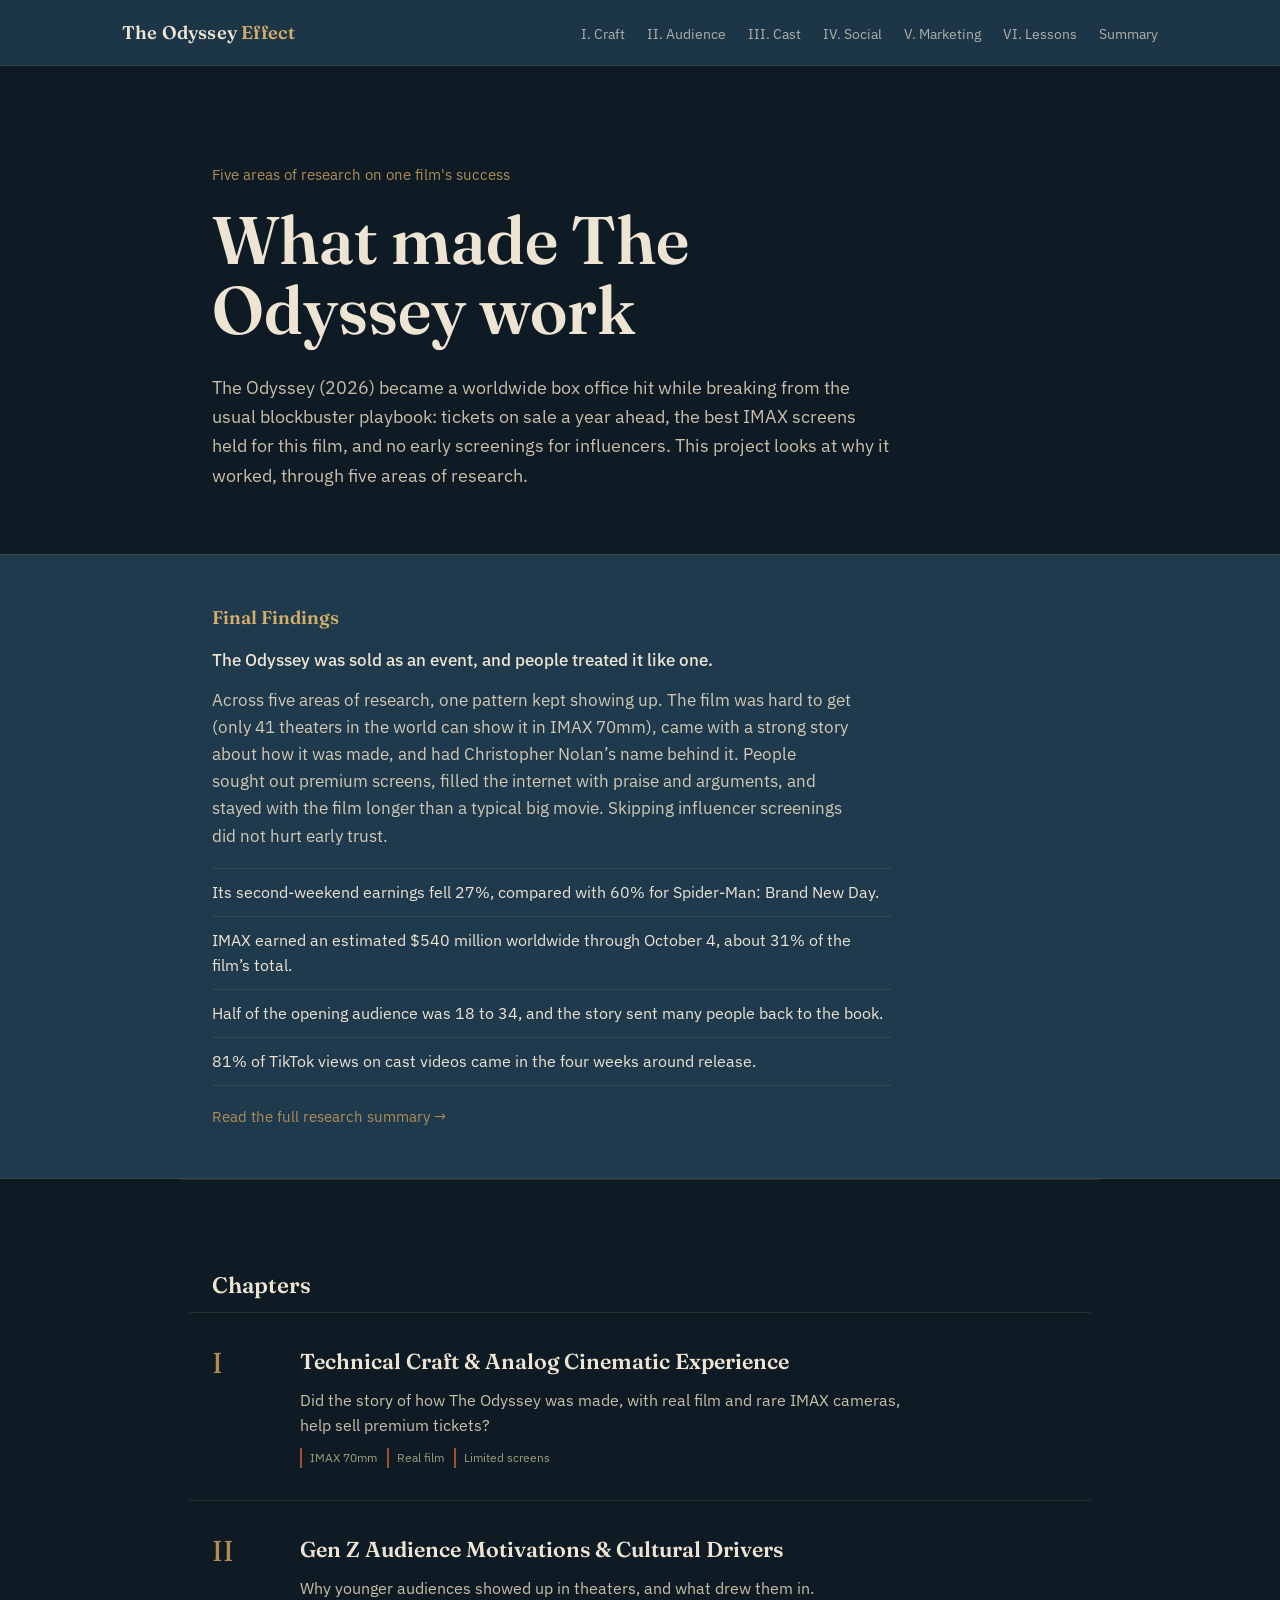
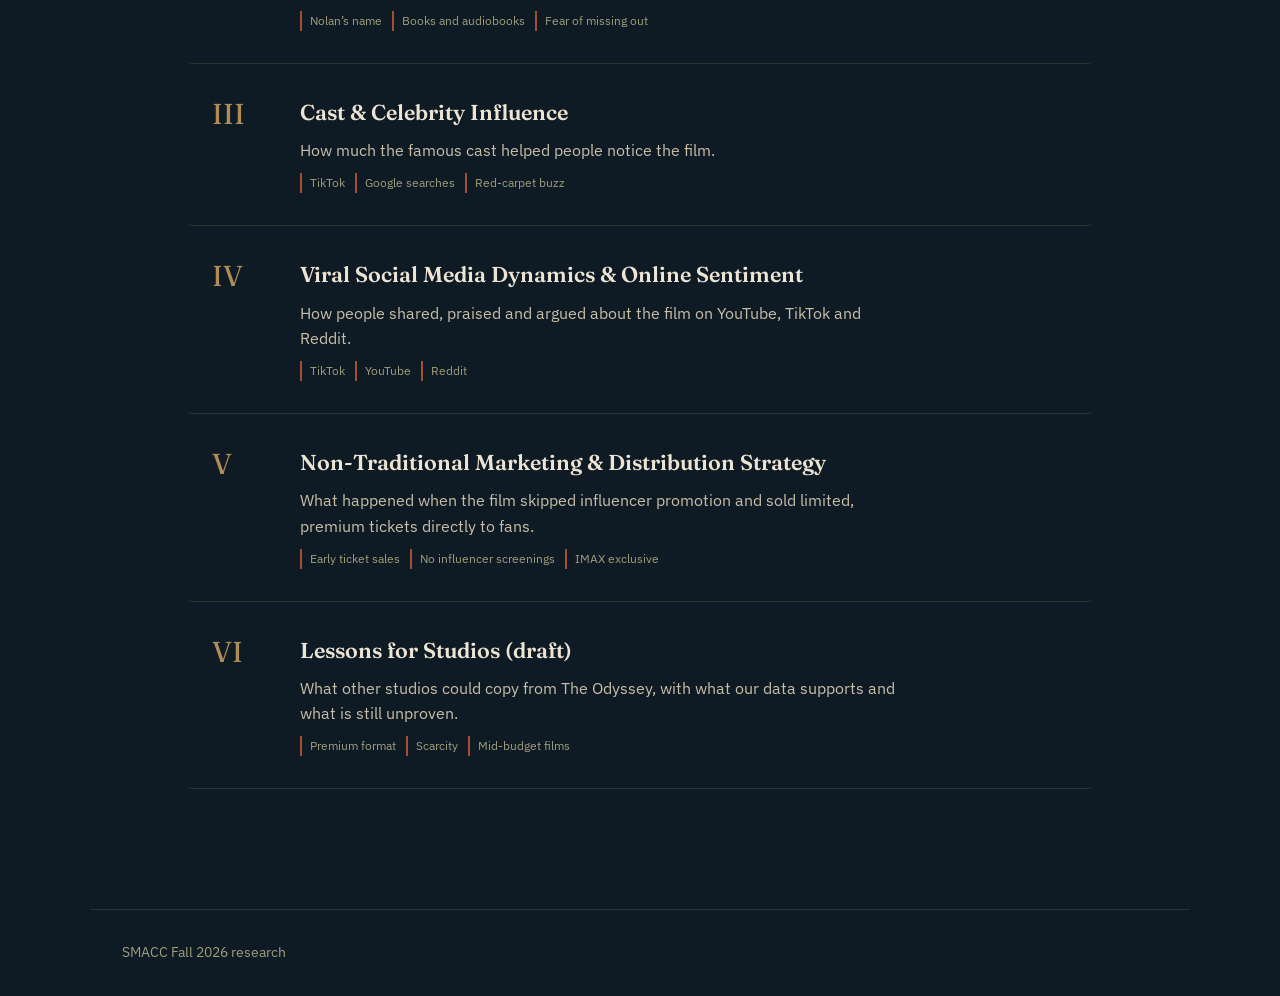
<file: index.html>
<!DOCTYPE html>
<html lang="en">
<head>
<meta charset="UTF-8">
<meta name="viewport" content="width=device-width, initial-scale=1">
<title>The Odyssey Effect</title>
<link rel="preconnect" href="https://fonts.googleapis.com">
<link href="https://fonts.googleapis.com/css2?family=Fraunces:opsz,wght@9..144,500;9..144,600&family=IBM+Plex+Sans:wght@400;500;600&display=swap" rel="stylesheet">
<link rel="stylesheet" href="style.css">
</head>
<body>

<header class="site-header">
  <div class="inner">
    <div class="site-title">The Odyssey <span>Effect</span></div>
    <nav class="chapter-nav">
      <a href="technical-craft.html">I. Craft</a>
      <a href="gen-z-audience.html">II. Audience</a>
      <a href="cast-celebrity.html">III. Cast</a>
      <a href="viral-social.html">IV. Social</a>
      <a href="marketing-distribution.html">V. Marketing</a>
      <a href="lessons-for-studios.html">VI. Lessons</a>
      <a href="summary.html">Summary</a>
    </nav>
  </div>
</header>

<section class="hero">
  <p class="kicker">Five areas of research on one film's success</p>
  <h1>What made The Odyssey work</h1>
  <p class="thesis">The Odyssey (2026) became a worldwide box office hit while breaking from the usual blockbuster playbook: tickets on sale a year ahead, the best IMAX screens held for this film, and no early screenings for influencers. This project looks at why it worked, through five areas of research.</p>
</section>

<section class="findings">
  <div class="findings-inner">
    <p class="findings-kicker">Final Findings</p>
    <p class="finding-sum">The Odyssey was sold as an event, and people treated it like one.</p>
    <p class="prose">Across five areas of research, one pattern kept showing up. The film was hard to get (only 41 theaters in the world can show it in IMAX 70mm), came with a strong story about how it was made, and had Christopher Nolan&rsquo;s name behind it. People sought out premium screens, filled the internet with praise and arguments, and stayed with the film longer than a typical big movie. Skipping influencer screenings did not hurt early trust.</p>
    <ul class="findings-list">
      <li>Its second-weekend earnings fell 27%, compared with 60% for Spider-Man: Brand New Day.</li>
      <li>IMAX earned an estimated $540 million worldwide through October 4, about 31% of the film&rsquo;s total.</li>
      <li>Half of the opening audience was 18 to 34, and the story sent many people back to the book.</li>
      <li>81% of TikTok views on cast videos came in the four weeks around release.</li>
    </ul>
    <a class="findings-link" href="summary.html">Read the full research summary &rarr;</a>
  </div>
</section>

<section class="toc">
  <h2 class="toc-heading">Chapters</h2>
  <ol class="chapter-list">

    <li class="chapter-row">
      <div class="chapter-num">I</div>
      <div class="chapter-body">
        <a href="technical-craft.html">
          <h3>Technical Craft &amp; Analog Cinematic Experience</h3>
          <p>Did the story of how The Odyssey was made, with real film and rare IMAX cameras, help sell premium tickets?</p>
          <div class="chapter-tags"><span>IMAX 70mm</span><span>Real film</span><span>Limited screens</span></div>
        </a>
      </div>
    </li>

    <li class="chapter-row">
      <div class="chapter-num">II</div>
      <div class="chapter-body">
        <a href="gen-z-audience.html">
          <h3>Gen Z Audience Motivations &amp; Cultural Drivers</h3>
          <p>Why younger audiences showed up in theaters, and what drew them in.</p>
          <div class="chapter-tags"><span>Nolan&rsquo;s name</span><span>Books and audiobooks</span><span>Fear of missing out</span></div>
        </a>
      </div>
    </li>

    <li class="chapter-row">
      <div class="chapter-num">III</div>
      <div class="chapter-body">
        <a href="cast-celebrity.html">
          <h3>Cast &amp; Celebrity Influence</h3>
          <p>How much the famous cast helped people notice the film.</p>
          <div class="chapter-tags"><span>TikTok</span><span>Google searches</span><span>Red-carpet buzz</span></div>
        </a>
      </div>
    </li>

    <li class="chapter-row">
      <div class="chapter-num">IV</div>
      <div class="chapter-body">
        <a href="viral-social.html">
          <h3>Viral Social Media Dynamics &amp; Online Sentiment</h3>
          <p>How people shared, praised and argued about the film on YouTube, TikTok and Reddit.</p>
          <div class="chapter-tags"><span>TikTok</span><span>YouTube</span><span>Reddit</span></div>
        </a>
      </div>
    </li>

    <li class="chapter-row">
      <div class="chapter-num">V</div>
      <div class="chapter-body">
        <a href="marketing-distribution.html">
          <h3>Non-Traditional Marketing &amp; Distribution Strategy</h3>
          <p>What happened when the film skipped influencer promotion and sold limited, premium tickets directly to fans.</p>
          <div class="chapter-tags"><span>Early ticket sales</span><span>No influencer screenings</span><span>IMAX exclusive</span></div>
        </a>
      </div>
    </li>

    <li class="chapter-row">
      <div class="chapter-num">VI</div>
      <div class="chapter-body">
        <a href="lessons-for-studios.html">
          <h3>Lessons for Studios (draft)</h3>
          <p>What other studios could copy from The Odyssey, with what our data supports and what is still unproven.</p>
          <div class="chapter-tags"><span>Premium format</span><span>Scarcity</span><span>Mid-budget films</span></div>
        </a>
      </div>
    </li>

  </ol>
</section>

<footer class="site-footer">
  SMACC Fall 2026 research
</footer>

</body>
</html>
</file>
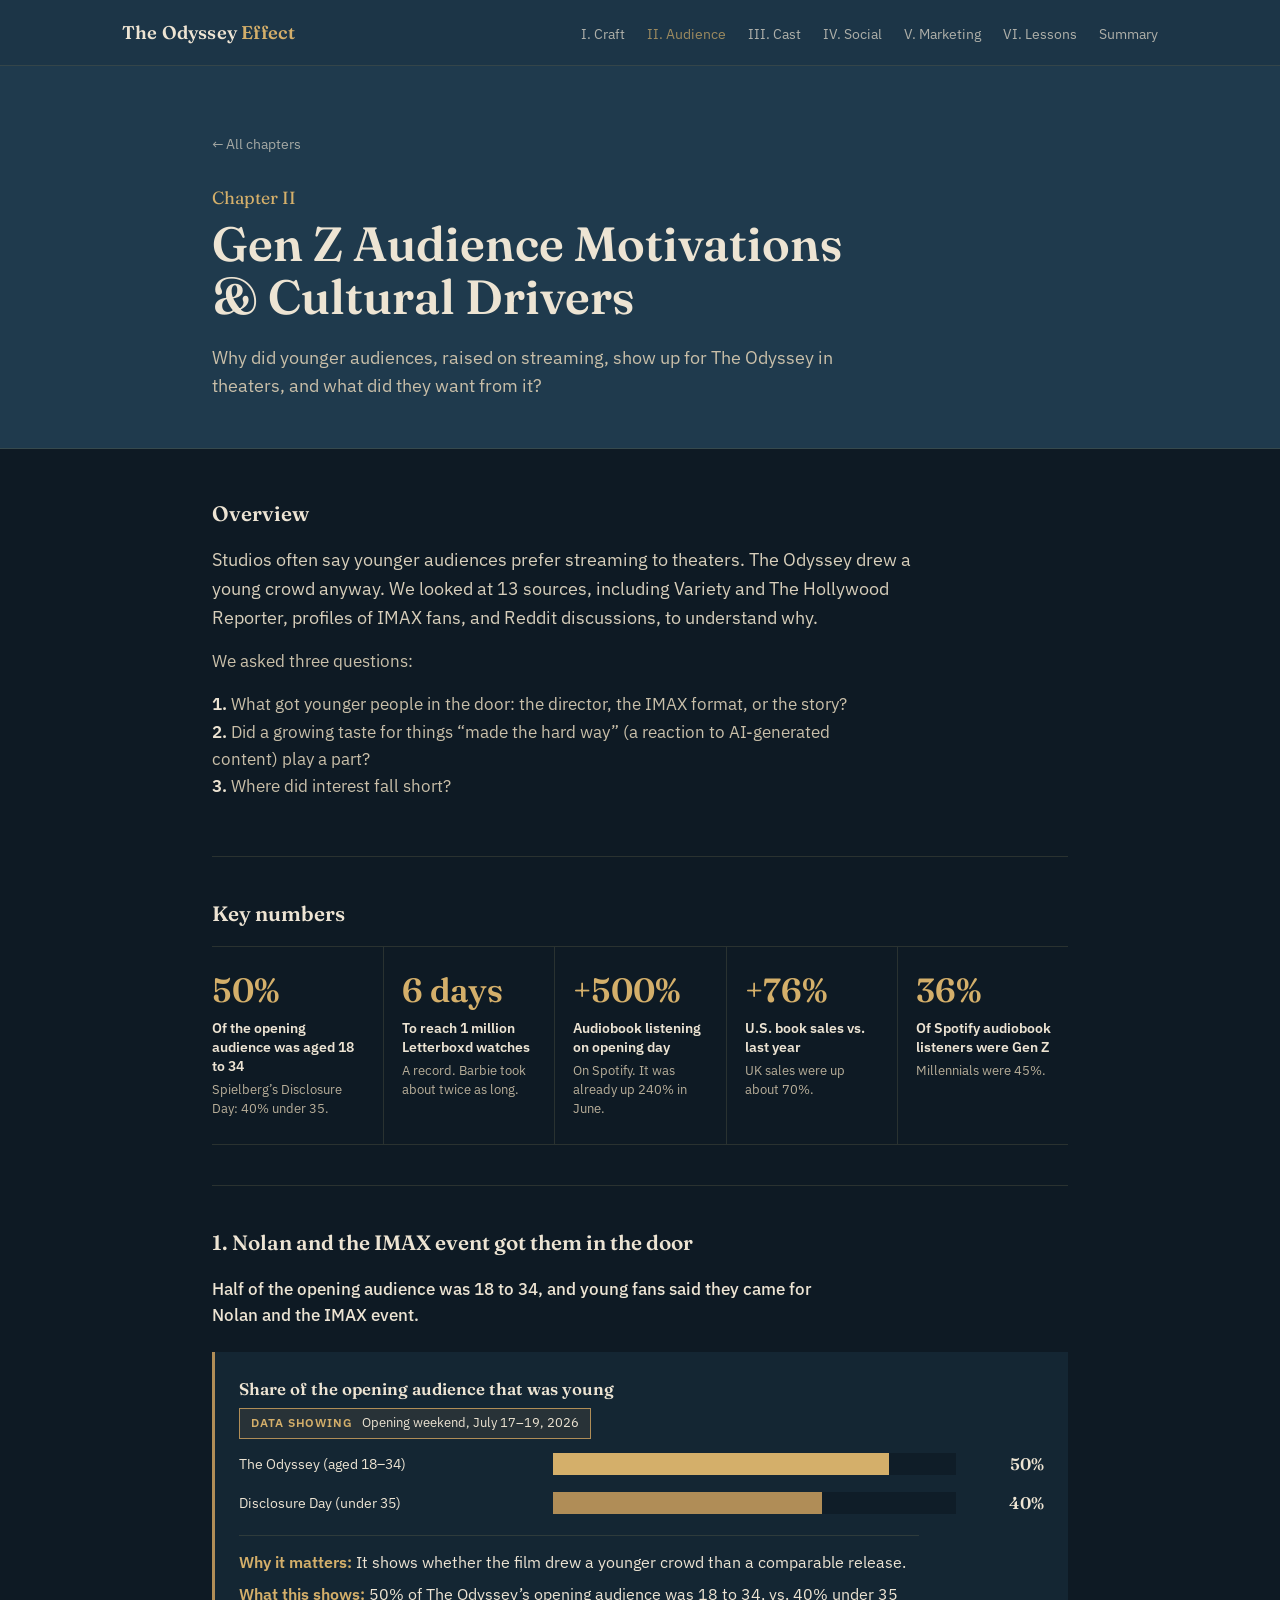
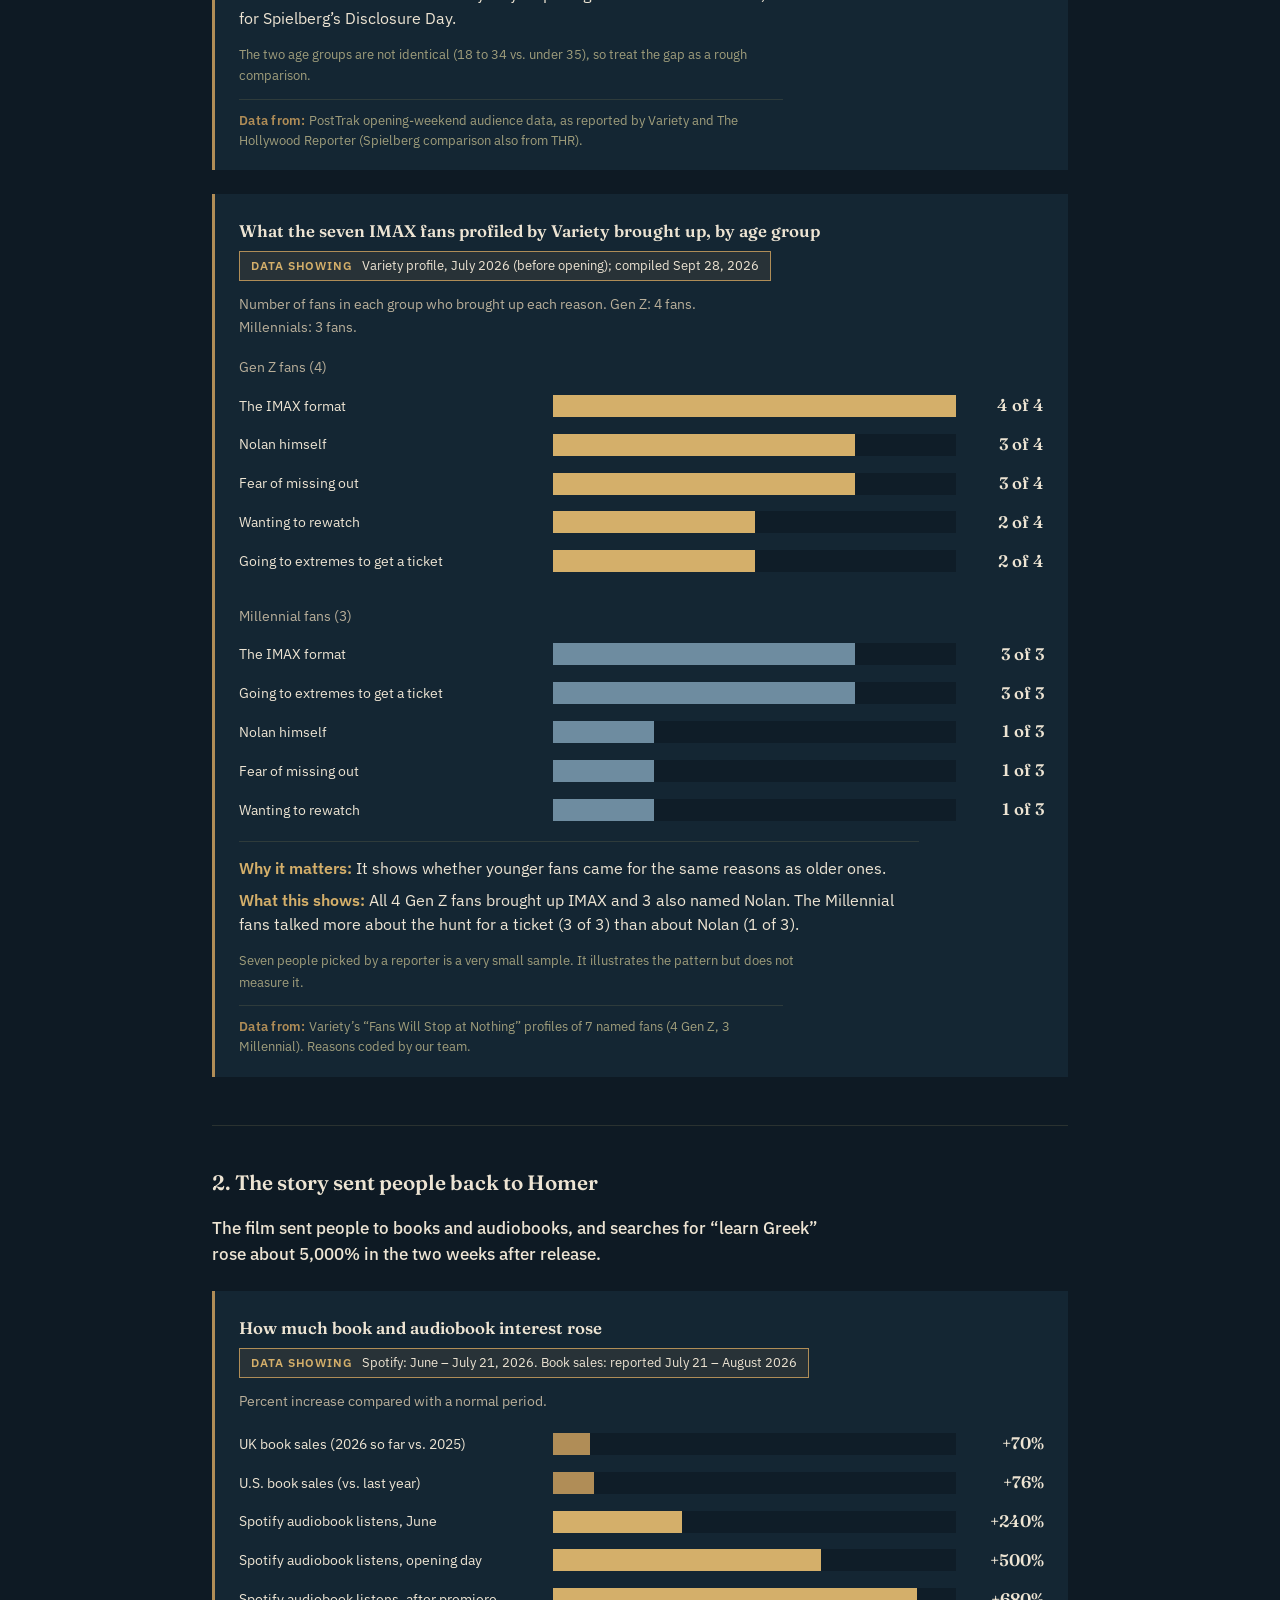
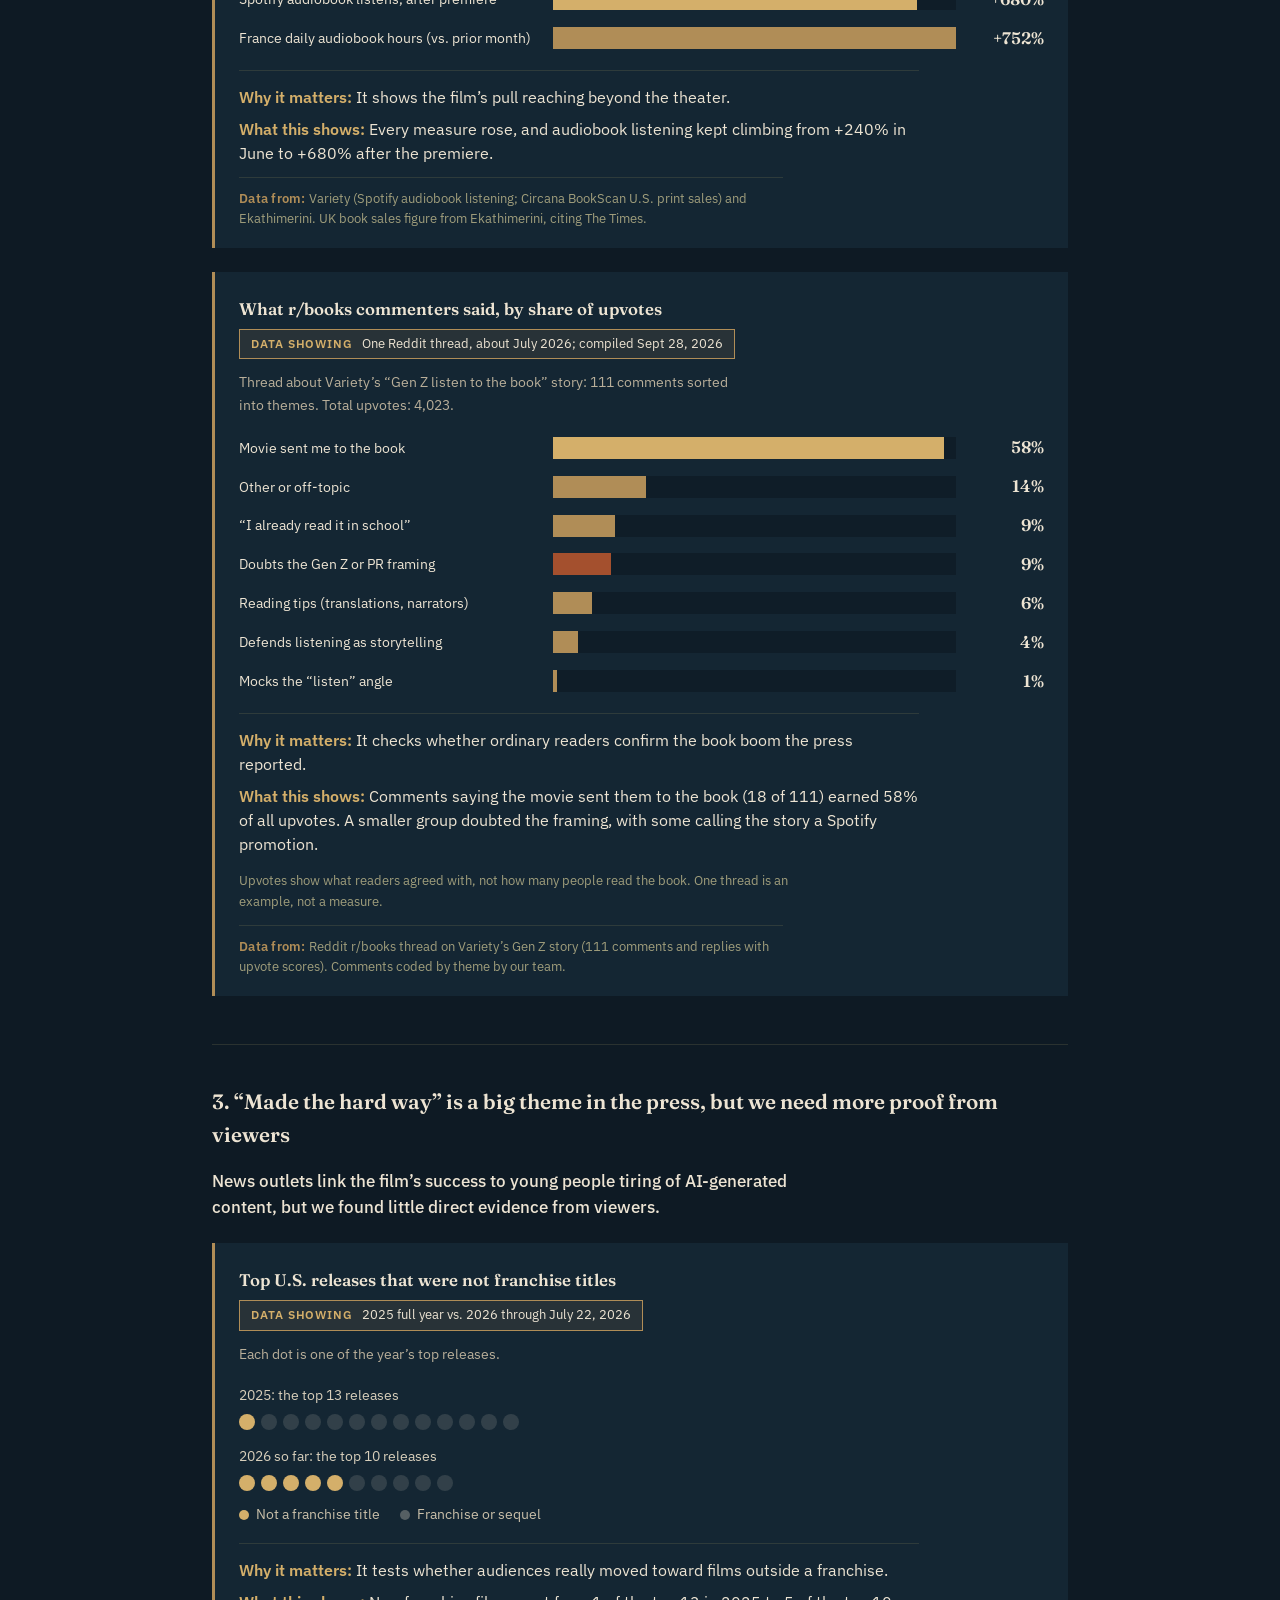
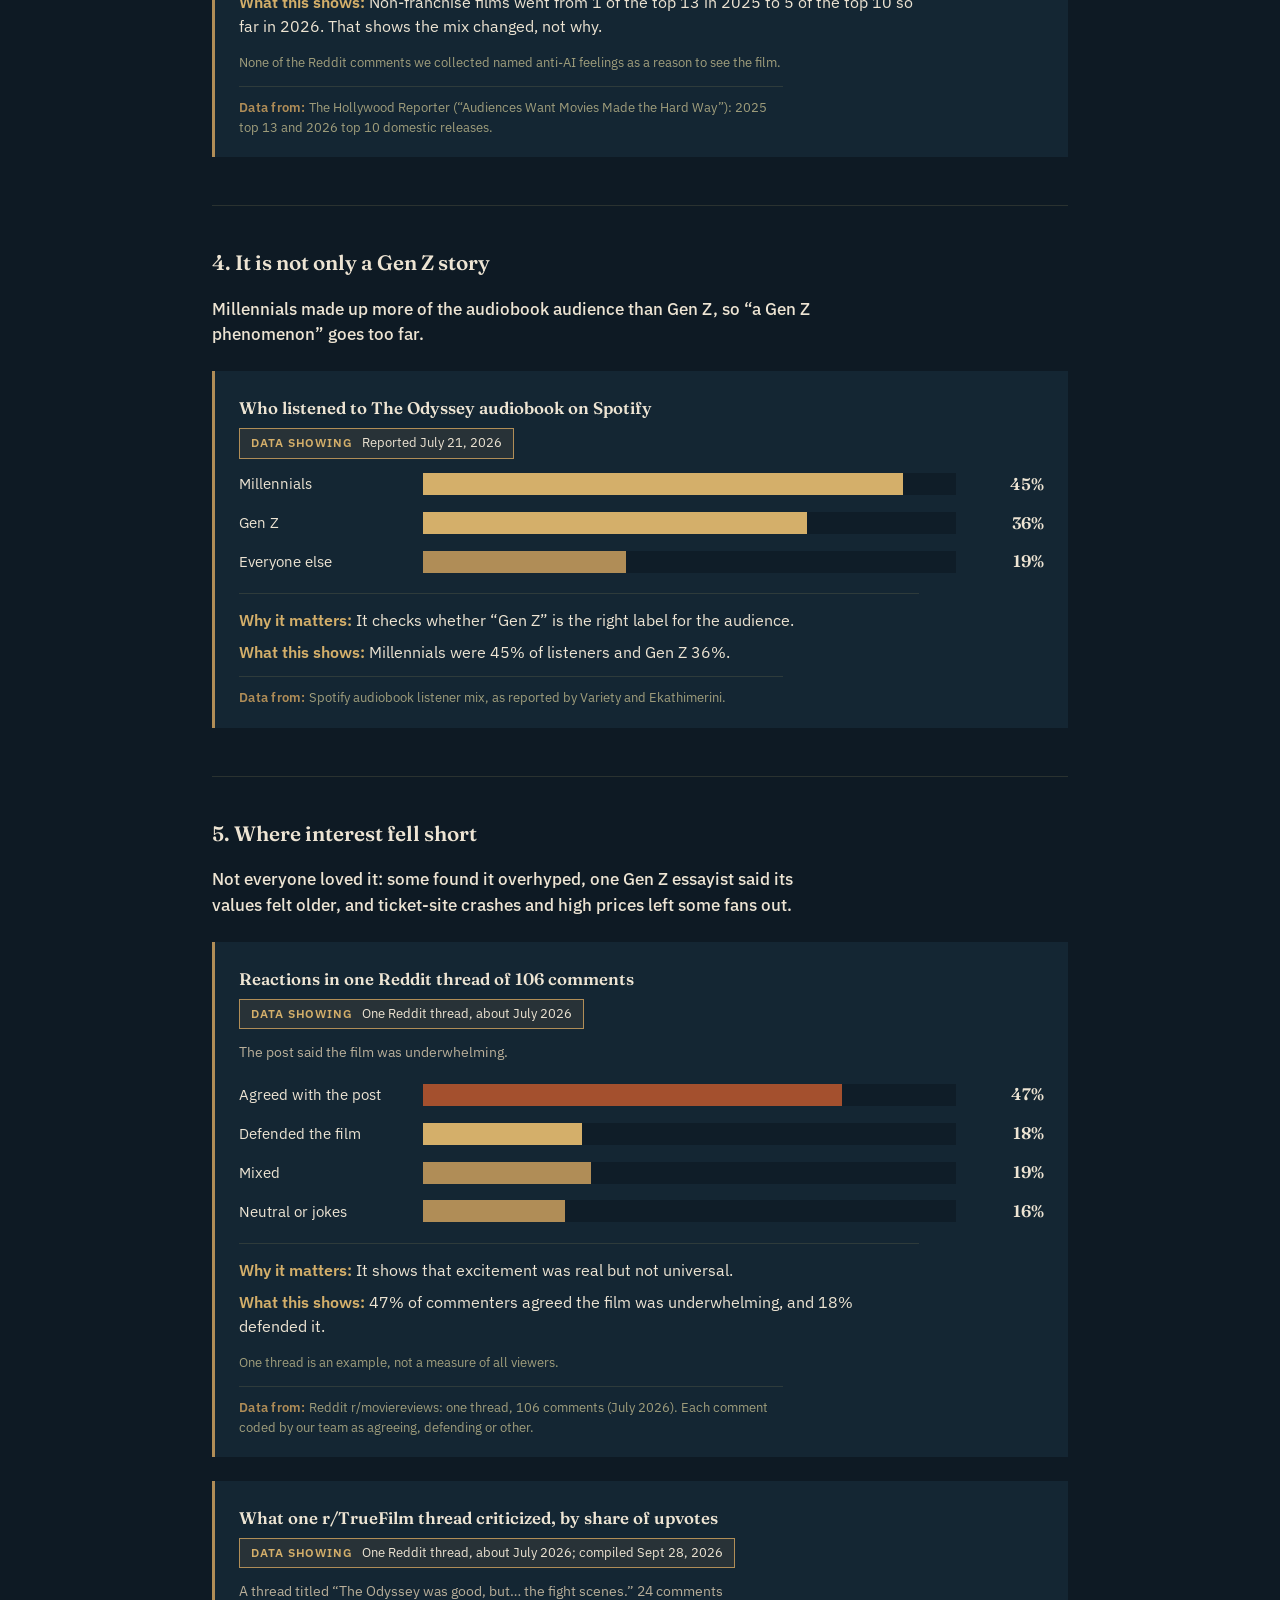
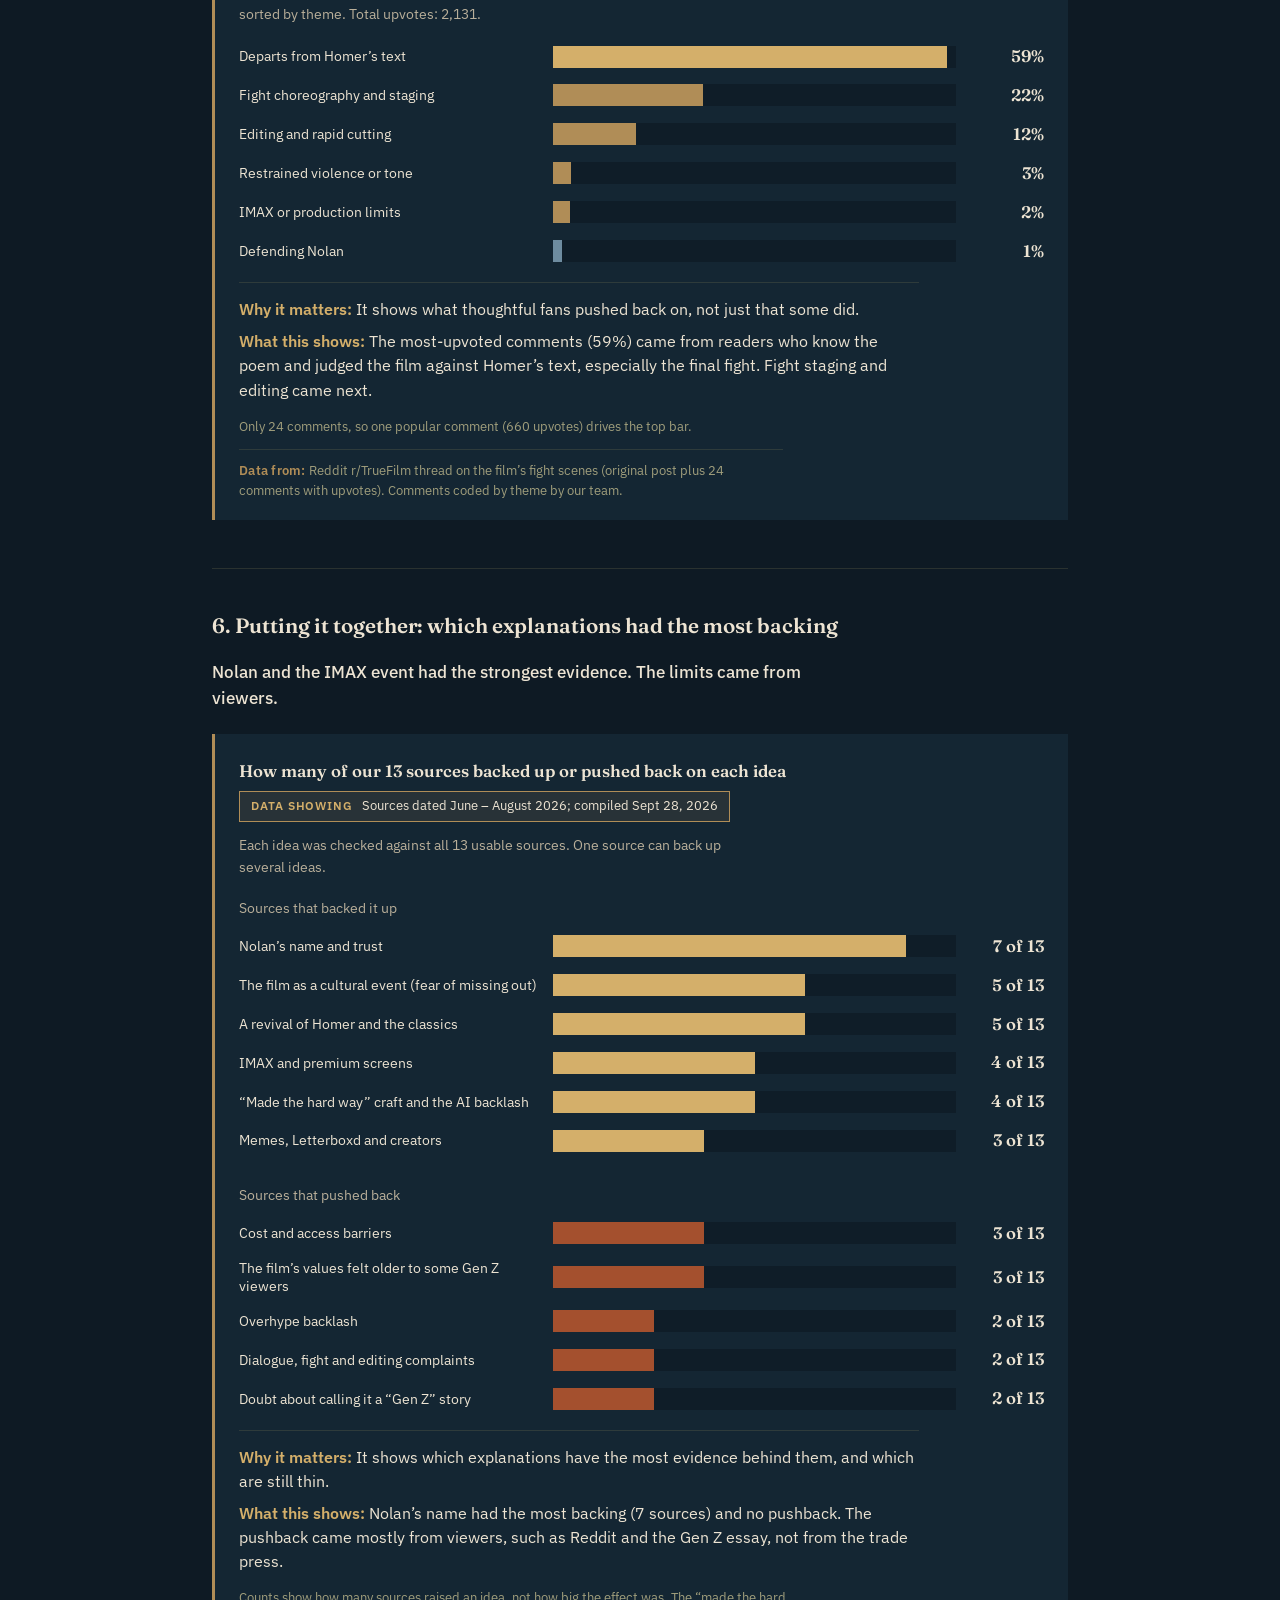
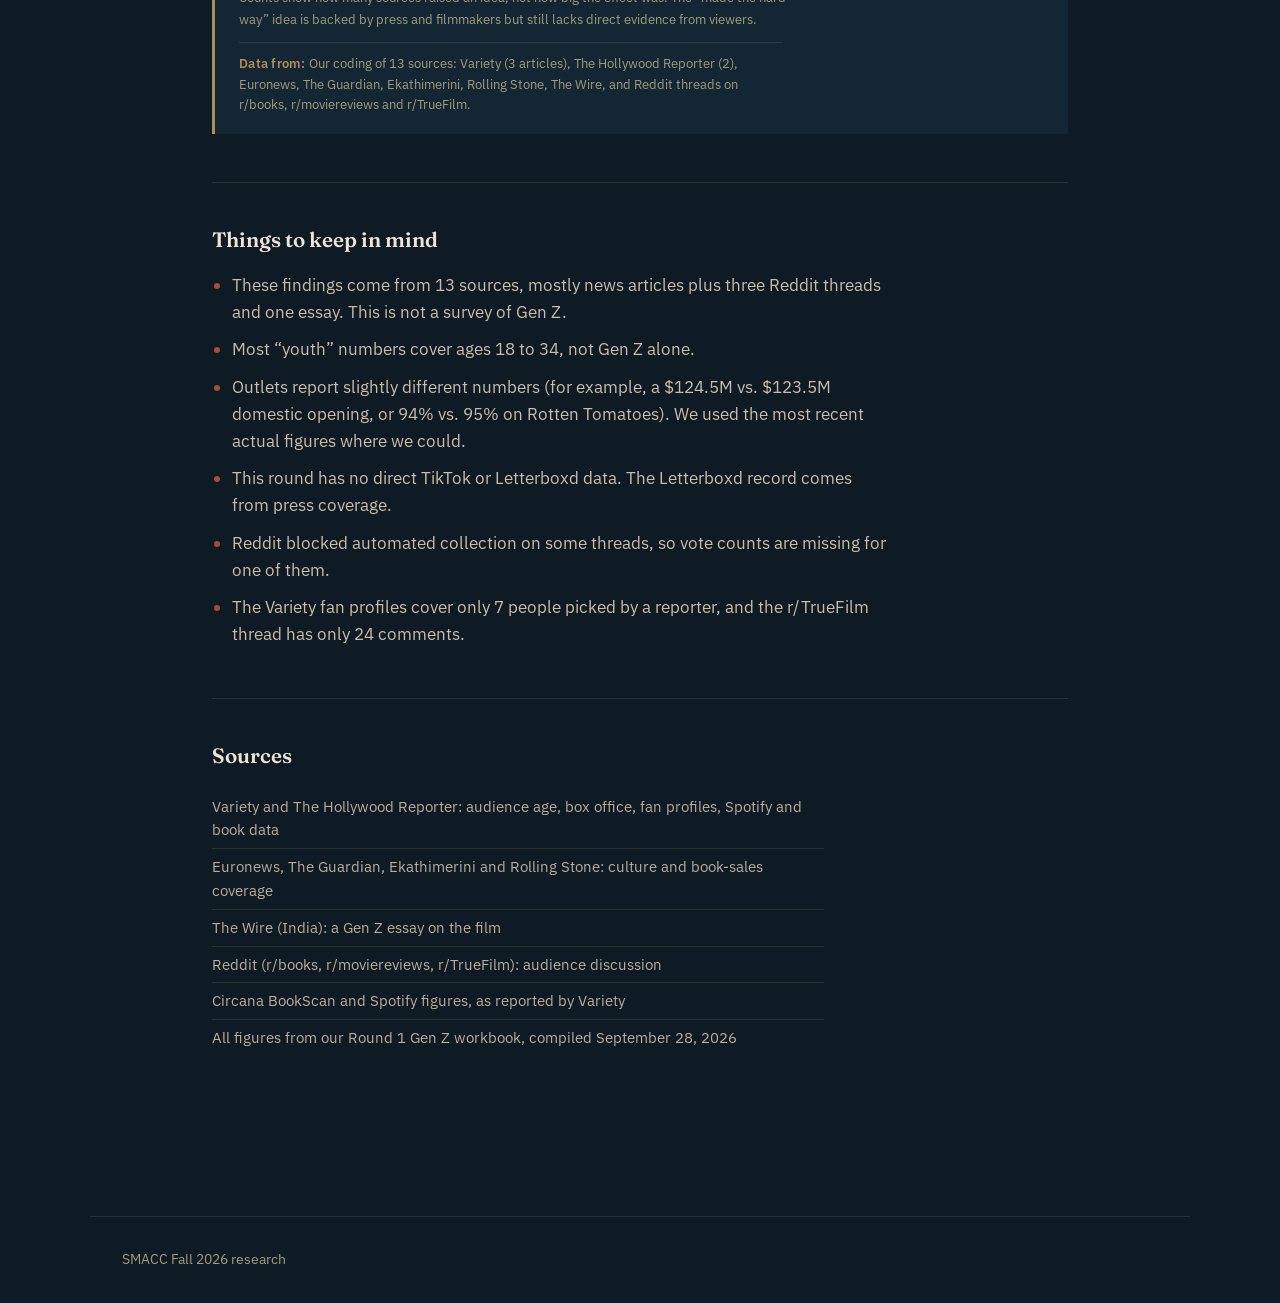
<file: gen-z-audience.html>
<!DOCTYPE html>
<html lang="en">
<head>
<meta charset="UTF-8">
<meta name="viewport" content="width=device-width, initial-scale=1">
<title>II. Gen Z Audience Motivations & Cultural Drivers — The Odyssey Effect</title>
<link rel="preconnect" href="https://fonts.googleapis.com">
<link href="https://fonts.googleapis.com/css2?family=Fraunces:opsz,wght@9..144,500;9..144,600&family=IBM+Plex+Sans:wght@400;500;600&display=swap" rel="stylesheet">
<link rel="stylesheet" href="style.css">
</head>
<body>

<header class="site-header">
  <div class="inner">
    <div class="site-title"><a href="index.html" style="color:inherit">The Odyssey <span>Effect</span></a></div>
    <nav class="chapter-nav">
      <a href="technical-craft.html">I. Craft</a>
      <a href="gen-z-audience.html" class="current">II. Audience</a>
      <a href="cast-celebrity.html">III. Cast</a>
      <a href="viral-social.html">IV. Social</a>
      <a href="marketing-distribution.html">V. Marketing</a>
      <a href="lessons-for-studios.html">VI. Lessons</a>
      <a href="summary.html">Summary</a>
    </nav>
  </div>
</header>

<div class="chapter-header">
  <div class="chapter-header-inner">
    <a href="index.html" class="back">&larr; All chapters</a>
    <p class="num">Chapter II</p>
    <h1>Gen Z Audience Motivations &amp; Cultural Drivers</h1>
    <p class="question">Why did younger audiences, raised on streaming, show up for The Odyssey in theaters, and what did they want from it?</p>
  </div>
</div>

<div class="chapter-content">

  <div class="section">
    <h2>Overview</h2>
    <p class="lead">Studios often say younger audiences prefer streaming to theaters. The Odyssey drew a young crowd anyway. We looked at 13 sources, including Variety and The Hollywood Reporter, profiles of IMAX fans, and Reddit discussions, to understand why.</p><p class="prose">We asked three questions:</p><p class="prose"><strong>1.</strong> What got younger people in the door: the director, the IMAX format, or the story?<br><strong>2.</strong> Did a growing taste for things &ldquo;made the hard way&rdquo; (a reaction to AI-generated content) play a part?<br><strong>3.</strong> Where did interest fall short?</p>
  </div>

  <div class="section">
    <h2>Key numbers</h2>
    <div class="stat-strip n5"><div class="stat"><p class="stat-num">50%</p><p class="stat-label">Of the opening audience was aged 18 to 34</p><p class="stat-note">Spielberg&rsquo;s Disclosure Day: 40% under 35.</p></div><div class="stat"><p class="stat-num">6 days</p><p class="stat-label">To reach 1 million Letterboxd watches</p><p class="stat-note">A record. Barbie took about twice as long.</p></div><div class="stat"><p class="stat-num">+500%</p><p class="stat-label">Audiobook listening on opening day</p><p class="stat-note">On Spotify. It was already up 240% in June.</p></div><div class="stat"><p class="stat-num">+76%</p><p class="stat-label">U.S. book sales vs. last year</p><p class="stat-note">UK sales were up about 70%.</p></div><div class="stat"><p class="stat-num">36%</p><p class="stat-label">Of Spotify audiobook listeners were Gen Z</p><p class="stat-note">Millennials were 45%.</p></div></div>
  </div>

  <div class="section">
    <h2>1. Nolan and the IMAX event got them in the door</h2>
    <p class="finding-sum">Half of the opening audience was 18 to 34, and young fans said they came for Nolan and the IMAX event.</p>
    <div class="figure"><p class="figure-title">Share of the opening audience that was young</p><p class="figure-date"><span>Data showing</span> Opening weekend, July 17&ndash;19, 2026</p><div class="bars wide "><div class="bar-row"><span class="bar-label">The Odyssey (aged 18&ndash;34)</span><div class="bar-track"><div class="bar-fill odyssey" style="width:83.3%"></div></div><span class="bar-value">50%</span></div><div class="bar-row"><span class="bar-label">Disclosure Day (under 35)</span><div class="bar-track"><div class="bar-fill neutral" style="width:66.7%"></div></div><span class="bar-value">40%</span></div></div><p class="figure-shows"><strong>Why it matters:</strong> It shows whether the film drew a younger crowd than a comparable release.</p><p class="figure-shows"><strong>What this shows:</strong> 50% of The Odyssey&rsquo;s opening audience was 18 to 34, vs. 40% under 35 for Spielberg&rsquo;s Disclosure Day.</p><p class="figure-note">The two age groups are not identical (18 to 34 vs. under 35), so treat the gap as a rough comparison.</p><p class="figure-source"><strong>Data from:</strong> PostTrak opening-weekend audience data, as reported by Variety and The Hollywood Reporter (Spielberg comparison also from THR).</p></div><div class="figure"><p class="figure-title">What the seven IMAX fans profiled by Variety brought up, by age group</p><p class="figure-date"><span>Data showing</span> Variety profile, July 2026 (before opening); compiled Sept 28, 2026</p><p class="figure-sub">Number of fans in each group who brought up each reason. Gen Z: 4 fans. Millennials: 3 fans.</p><div class="bars wide "><p class="bar-group-label">Gen Z fans (4)</p><div class="bar-row"><span class="bar-label">The IMAX format</span><div class="bar-track"><div class="bar-fill odyssey" style="width:100.0%"></div></div><span class="bar-value">4 of 4</span></div><div class="bar-row"><span class="bar-label">Nolan himself</span><div class="bar-track"><div class="bar-fill odyssey" style="width:75.0%"></div></div><span class="bar-value">3 of 4</span></div><div class="bar-row"><span class="bar-label">Fear of missing out</span><div class="bar-track"><div class="bar-fill odyssey" style="width:75.0%"></div></div><span class="bar-value">3 of 4</span></div><div class="bar-row"><span class="bar-label">Wanting to rewatch</span><div class="bar-track"><div class="bar-fill odyssey" style="width:50.0%"></div></div><span class="bar-value">2 of 4</span></div><div class="bar-row"><span class="bar-label">Going to extremes to get a ticket</span><div class="bar-track"><div class="bar-fill odyssey" style="width:50.0%"></div></div><span class="bar-value">2 of 4</span></div><p class="bar-group-label">Millennial fans (3)</p><div class="bar-row"><span class="bar-label">The IMAX format</span><div class="bar-track"><div class="bar-fill slate" style="width:75.0%"></div></div><span class="bar-value">3 of 3</span></div><div class="bar-row"><span class="bar-label">Going to extremes to get a ticket</span><div class="bar-track"><div class="bar-fill slate" style="width:75.0%"></div></div><span class="bar-value">3 of 3</span></div><div class="bar-row"><span class="bar-label">Nolan himself</span><div class="bar-track"><div class="bar-fill slate" style="width:25.0%"></div></div><span class="bar-value">1 of 3</span></div><div class="bar-row"><span class="bar-label">Fear of missing out</span><div class="bar-track"><div class="bar-fill slate" style="width:25.0%"></div></div><span class="bar-value">1 of 3</span></div><div class="bar-row"><span class="bar-label">Wanting to rewatch</span><div class="bar-track"><div class="bar-fill slate" style="width:25.0%"></div></div><span class="bar-value">1 of 3</span></div></div><p class="figure-shows"><strong>Why it matters:</strong> It shows whether younger fans came for the same reasons as older ones.</p><p class="figure-shows"><strong>What this shows:</strong> All 4 Gen Z fans brought up IMAX and 3 also named Nolan. The Millennial fans talked more about the hunt for a ticket (3 of 3) than about Nolan (1 of 3).</p><p class="figure-note">Seven people picked by a reporter is a very small sample. It illustrates the pattern but does not measure it.</p><p class="figure-source"><strong>Data from:</strong> Variety&rsquo;s &ldquo;Fans Will Stop at Nothing&rdquo; profiles of 7 named fans (4 Gen Z, 3 Millennial). Reasons coded by our team.</p></div>
  </div>

  <div class="section">
    <h2>2. The story sent people back to Homer</h2>
    <p class="finding-sum">The film sent people to books and audiobooks, and searches for &ldquo;learn Greek&rdquo; rose about 5,000% in the two weeks after release.</p>
    <div class="figure"><p class="figure-title">How much book and audiobook interest rose</p><p class="figure-date"><span>Data showing</span> Spotify: June &ndash; July 21, 2026. Book sales: reported July 21 &ndash; August 2026</p><p class="figure-sub">Percent increase compared with a normal period.</p><div class="bars wide "><div class="bar-row"><span class="bar-label">UK book sales (2026 so far vs. 2025)</span><div class="bar-track"><div class="bar-fill neutral" style="width:9.3%"></div></div><span class="bar-value">+70%</span></div><div class="bar-row"><span class="bar-label">U.S. book sales (vs. last year)</span><div class="bar-track"><div class="bar-fill neutral" style="width:10.1%"></div></div><span class="bar-value">+76%</span></div><div class="bar-row"><span class="bar-label">Spotify audiobook listens, June</span><div class="bar-track"><div class="bar-fill odyssey" style="width:31.9%"></div></div><span class="bar-value">+240%</span></div><div class="bar-row"><span class="bar-label">Spotify audiobook listens, opening day</span><div class="bar-track"><div class="bar-fill odyssey" style="width:66.5%"></div></div><span class="bar-value">+500%</span></div><div class="bar-row"><span class="bar-label">Spotify audiobook listens, after premiere</span><div class="bar-track"><div class="bar-fill odyssey" style="width:90.4%"></div></div><span class="bar-value">+680%</span></div><div class="bar-row"><span class="bar-label">France daily audiobook hours (vs. prior month)</span><div class="bar-track"><div class="bar-fill neutral" style="width:100.0%"></div></div><span class="bar-value">+752%</span></div></div><p class="figure-shows"><strong>Why it matters:</strong> It shows the film&rsquo;s pull reaching beyond the theater.</p><p class="figure-shows"><strong>What this shows:</strong> Every measure rose, and audiobook listening kept climbing from +240% in June to +680% after the premiere.</p><p class="figure-source"><strong>Data from:</strong> Variety (Spotify audiobook listening; Circana BookScan U.S. print sales) and Ekathimerini. UK book sales figure from Ekathimerini, citing The Times.</p></div><div class="figure"><p class="figure-title">What r/books commenters said, by share of upvotes</p><p class="figure-date"><span>Data showing</span> One Reddit thread, about July 2026; compiled Sept 28, 2026</p><p class="figure-sub">Thread about Variety&rsquo;s &ldquo;Gen Z listen to the book&rdquo; story: 111 comments sorted into themes. Total upvotes: 4,023.</p><div class="bars wide "><div class="bar-row"><span class="bar-label">Movie sent me to the book</span><div class="bar-track"><div class="bar-fill odyssey" style="width:97.0%"></div></div><span class="bar-value">58%</span></div><div class="bar-row"><span class="bar-label">Other or off-topic</span><div class="bar-track"><div class="bar-fill neutral" style="width:23.2%"></div></div><span class="bar-value">14%</span></div><div class="bar-row"><span class="bar-label">&ldquo;I already read it in school&rdquo;</span><div class="bar-track"><div class="bar-fill neutral" style="width:15.3%"></div></div><span class="bar-value">9%</span></div><div class="bar-row"><span class="bar-label">Doubts the Gen Z or PR framing</span><div class="bar-track"><div class="bar-fill rival" style="width:14.3%"></div></div><span class="bar-value">9%</span></div><div class="bar-row"><span class="bar-label">Reading tips (translations, narrators)</span><div class="bar-track"><div class="bar-fill neutral" style="width:9.7%"></div></div><span class="bar-value">6%</span></div><div class="bar-row"><span class="bar-label">Defends listening as storytelling</span><div class="bar-track"><div class="bar-fill neutral" style="width:6.3%"></div></div><span class="bar-value">4%</span></div><div class="bar-row"><span class="bar-label">Mocks the &ldquo;listen&rdquo; angle</span><div class="bar-track"><div class="bar-fill neutral" style="width:1.0%"></div></div><span class="bar-value">1%</span></div></div><p class="figure-shows"><strong>Why it matters:</strong> It checks whether ordinary readers confirm the book boom the press reported.</p><p class="figure-shows"><strong>What this shows:</strong> Comments saying the movie sent them to the book (18 of 111) earned 58% of all upvotes. A smaller group doubted the framing, with some calling the story a Spotify promotion.</p><p class="figure-note">Upvotes show what readers agreed with, not how many people read the book. One thread is an example, not a measure.</p><p class="figure-source"><strong>Data from:</strong> Reddit r/books thread on Variety&rsquo;s Gen Z story (111 comments and replies with upvote scores). Comments coded by theme by our team.</p></div>
  </div>

  <div class="section">
    <h2>3. &ldquo;Made the hard way&rdquo; is a big theme in the press, but we need more proof from viewers</h2>
    <p class="finding-sum">News outlets link the film&rsquo;s success to young people tiring of AI-generated content, but we found little direct evidence from viewers.</p>
    <div class="figure"><p class="figure-title">Top U.S. releases that were not franchise titles</p><p class="figure-date"><span>Data showing</span> 2025 full year vs. 2026 through July 22, 2026</p><p class="figure-sub">Each dot is one of the year&rsquo;s top releases.</p><div class="dots-block"><p class="dots-title">2025: the top 13 releases</p><div class="dots" style="max-width:286px"><span class="dot on"></span><span class="dot off"></span><span class="dot off"></span><span class="dot off"></span><span class="dot off"></span><span class="dot off"></span><span class="dot off"></span><span class="dot off"></span><span class="dot off"></span><span class="dot off"></span><span class="dot off"></span><span class="dot off"></span><span class="dot off"></span></div><p class="dots-title">2026 so far: the top 10 releases</p><div class="dots" style="max-width:286px"><span class="dot on"></span><span class="dot on"></span><span class="dot on"></span><span class="dot on"></span><span class="dot on"></span><span class="dot off"></span><span class="dot off"></span><span class="dot off"></span><span class="dot off"></span><span class="dot off"></span></div><div class="dots-legend"><span class="on">Not a franchise title</span><span class="off">Franchise or sequel</span></div></div><p class="figure-shows"><strong>Why it matters:</strong> It tests whether audiences really moved toward films outside a franchise.</p><p class="figure-shows"><strong>What this shows:</strong> Non-franchise films went from 1 of the top 13 in 2025 to 5 of the top 10 so far in 2026. That shows the mix changed, not why.</p><p class="figure-note">None of the Reddit comments we collected named anti-AI feelings as a reason to see the film.</p><p class="figure-source"><strong>Data from:</strong> The Hollywood Reporter (&ldquo;Audiences Want Movies Made the Hard Way&rdquo;): 2025 top 13 and 2026 top 10 domestic releases.</p></div>
  </div>

  <div class="section">
    <h2>4. It is not only a Gen Z story</h2>
    <p class="finding-sum">Millennials made up more of the audiobook audience than Gen Z, so &ldquo;a Gen Z phenomenon&rdquo; goes too far.</p>
    <div class="figure"><p class="figure-title">Who listened to The Odyssey audiobook on Spotify</p><p class="figure-date"><span>Data showing</span> Reported July 21, 2026</p><div class="bars "><div class="bar-row"><span class="bar-label">Millennials</span><div class="bar-track"><div class="bar-fill odyssey" style="width:90.0%"></div></div><span class="bar-value">45%</span></div><div class="bar-row"><span class="bar-label">Gen Z</span><div class="bar-track"><div class="bar-fill odyssey" style="width:72.0%"></div></div><span class="bar-value">36%</span></div><div class="bar-row"><span class="bar-label">Everyone else</span><div class="bar-track"><div class="bar-fill neutral" style="width:38.0%"></div></div><span class="bar-value">19%</span></div></div><p class="figure-shows"><strong>Why it matters:</strong> It checks whether &ldquo;Gen Z&rdquo; is the right label for the audience.</p><p class="figure-shows"><strong>What this shows:</strong> Millennials were 45% of listeners and Gen Z 36%.</p><p class="figure-source"><strong>Data from:</strong> Spotify audiobook listener mix, as reported by Variety and Ekathimerini.</p></div>
  </div>

  <div class="section">
    <h2>5. Where interest fell short</h2>
    <p class="finding-sum">Not everyone loved it: some found it overhyped, one Gen Z essayist said its values felt older, and ticket-site crashes and high prices left some fans out.</p>
    <div class="figure"><p class="figure-title">Reactions in one Reddit thread of 106 comments</p><p class="figure-date"><span>Data showing</span> One Reddit thread, about July 2026</p><p class="figure-sub">The post said the film was underwhelming.</p><div class="bars "><div class="bar-row"><span class="bar-label">Agreed with the post</span><div class="bar-track"><div class="bar-fill rival" style="width:78.7%"></div></div><span class="bar-value">47%</span></div><div class="bar-row"><span class="bar-label">Defended the film</span><div class="bar-track"><div class="bar-fill odyssey" style="width:29.8%"></div></div><span class="bar-value">18%</span></div><div class="bar-row"><span class="bar-label">Mixed</span><div class="bar-track"><div class="bar-fill neutral" style="width:31.5%"></div></div><span class="bar-value">19%</span></div><div class="bar-row"><span class="bar-label">Neutral or jokes</span><div class="bar-track"><div class="bar-fill neutral" style="width:26.7%"></div></div><span class="bar-value">16%</span></div></div><p class="figure-shows"><strong>Why it matters:</strong> It shows that excitement was real but not universal.</p><p class="figure-shows"><strong>What this shows:</strong> 47% of commenters agreed the film was underwhelming, and 18% defended it.</p><p class="figure-note">One thread is an example, not a measure of all viewers.</p><p class="figure-source"><strong>Data from:</strong> Reddit r/moviereviews: one thread, 106 comments (July 2026). Each comment coded by our team as agreeing, defending or other.</p></div><div class="figure"><p class="figure-title">What one r/TrueFilm thread criticized, by share of upvotes</p><p class="figure-date"><span>Data showing</span> One Reddit thread, about July 2026; compiled Sept 28, 2026</p><p class="figure-sub">A thread titled &ldquo;The Odyssey was good, but&hellip; the fight scenes.&rdquo; 24 comments sorted by theme. Total upvotes: 2,131.</p><div class="bars wide "><div class="bar-row"><span class="bar-label">Departs from Homer&rsquo;s text</span><div class="bar-track"><div class="bar-fill odyssey" style="width:97.8%"></div></div><span class="bar-value">59%</span></div><div class="bar-row"><span class="bar-label">Fight choreography and staging</span><div class="bar-track"><div class="bar-fill neutral" style="width:37.3%"></div></div><span class="bar-value">22%</span></div><div class="bar-row"><span class="bar-label">Editing and rapid cutting</span><div class="bar-track"><div class="bar-fill neutral" style="width:20.7%"></div></div><span class="bar-value">12%</span></div><div class="bar-row"><span class="bar-label">Restrained violence or tone</span><div class="bar-track"><div class="bar-fill neutral" style="width:4.5%"></div></div><span class="bar-value">3%</span></div><div class="bar-row"><span class="bar-label">IMAX or production limits</span><div class="bar-track"><div class="bar-fill neutral" style="width:4.2%"></div></div><span class="bar-value">2%</span></div><div class="bar-row"><span class="bar-label">Defending Nolan</span><div class="bar-track"><div class="bar-fill slate" style="width:2.2%"></div></div><span class="bar-value">1%</span></div></div><p class="figure-shows"><strong>Why it matters:</strong> It shows what thoughtful fans pushed back on, not just that some did.</p><p class="figure-shows"><strong>What this shows:</strong> The most-upvoted comments (59%) came from readers who know the poem and judged the film against Homer&rsquo;s text, especially the final fight. Fight staging and editing came next.</p><p class="figure-note">Only 24 comments, so one popular comment (660 upvotes) drives the top bar.</p><p class="figure-source"><strong>Data from:</strong> Reddit r/TrueFilm thread on the film&rsquo;s fight scenes (original post plus 24 comments with upvotes). Comments coded by theme by our team.</p></div>
  </div>

  <div class="section">
    <h2>6. Putting it together: which explanations had the most backing</h2>
    <p class="finding-sum">Nolan and the IMAX event had the strongest evidence. The limits came from viewers.</p>
    <div class="figure"><p class="figure-title">How many of our 13 sources backed up or pushed back on each idea</p><p class="figure-date"><span>Data showing</span> Sources dated June &ndash; August 2026; compiled Sept 28, 2026</p><p class="figure-sub">Each idea was checked against all 13 usable sources. One source can back up several ideas.</p><div class="bars wide "><p class="bar-group-label">Sources that backed it up</p><div class="bar-row"><span class="bar-label">Nolan&rsquo;s name and trust</span><div class="bar-track"><div class="bar-fill odyssey" style="width:87.5%"></div></div><span class="bar-value">7 of 13</span></div><div class="bar-row"><span class="bar-label">The film as a cultural event (fear of missing out)</span><div class="bar-track"><div class="bar-fill odyssey" style="width:62.5%"></div></div><span class="bar-value">5 of 13</span></div><div class="bar-row"><span class="bar-label">A revival of Homer and the classics</span><div class="bar-track"><div class="bar-fill odyssey" style="width:62.5%"></div></div><span class="bar-value">5 of 13</span></div><div class="bar-row"><span class="bar-label">IMAX and premium screens</span><div class="bar-track"><div class="bar-fill odyssey" style="width:50.0%"></div></div><span class="bar-value">4 of 13</span></div><div class="bar-row"><span class="bar-label">&ldquo;Made the hard way&rdquo; craft and the AI backlash</span><div class="bar-track"><div class="bar-fill odyssey" style="width:50.0%"></div></div><span class="bar-value">4 of 13</span></div><div class="bar-row"><span class="bar-label">Memes, Letterboxd and creators</span><div class="bar-track"><div class="bar-fill odyssey" style="width:37.5%"></div></div><span class="bar-value">3 of 13</span></div><p class="bar-group-label">Sources that pushed back</p><div class="bar-row"><span class="bar-label">Cost and access barriers</span><div class="bar-track"><div class="bar-fill rival" style="width:37.5%"></div></div><span class="bar-value">3 of 13</span></div><div class="bar-row"><span class="bar-label">The film&rsquo;s values felt older to some Gen Z viewers</span><div class="bar-track"><div class="bar-fill rival" style="width:37.5%"></div></div><span class="bar-value">3 of 13</span></div><div class="bar-row"><span class="bar-label">Overhype backlash</span><div class="bar-track"><div class="bar-fill rival" style="width:25.0%"></div></div><span class="bar-value">2 of 13</span></div><div class="bar-row"><span class="bar-label">Dialogue, fight and editing complaints</span><div class="bar-track"><div class="bar-fill rival" style="width:25.0%"></div></div><span class="bar-value">2 of 13</span></div><div class="bar-row"><span class="bar-label">Doubt about calling it a &ldquo;Gen Z&rdquo; story</span><div class="bar-track"><div class="bar-fill rival" style="width:25.0%"></div></div><span class="bar-value">2 of 13</span></div></div><p class="figure-shows"><strong>Why it matters:</strong> It shows which explanations have the most evidence behind them, and which are still thin.</p><p class="figure-shows"><strong>What this shows:</strong> Nolan&rsquo;s name had the most backing (7 sources) and no pushback. The pushback came mostly from viewers, such as Reddit and the Gen Z essay, not from the trade press.</p><p class="figure-note">Counts show how many sources raised an idea, not how big the effect was. The &ldquo;made the hard way&rdquo; idea is backed by press and filmmakers but still lacks direct evidence from viewers.</p><p class="figure-source"><strong>Data from:</strong> Our coding of 13 sources: Variety (3 articles), The Hollywood Reporter (2), Euronews, The Guardian, Ekathimerini, Rolling Stone, The Wire, and Reddit threads on r/books, r/moviereviews and r/TrueFilm.</p></div>
  </div>

  <div class="section">
    <h2>Things to keep in mind</h2>
    <ul class="caveats"><li>These findings come from 13 sources, mostly news articles plus three Reddit threads and one essay. This is not a survey of Gen Z.</li><li>Most &ldquo;youth&rdquo; numbers cover ages 18 to 34, not Gen Z alone.</li><li>Outlets report slightly different numbers (for example, a $124.5M vs. $123.5M domestic opening, or 94% vs. 95% on Rotten Tomatoes). We used the most recent actual figures where we could.</li><li>This round has no direct TikTok or Letterboxd data. The Letterboxd record comes from press coverage.</li><li>Reddit blocked automated collection on some threads, so vote counts are missing for one of them.</li><li>The Variety fan profiles cover only 7 people picked by a reporter, and the r/TrueFilm thread has only 24 comments.</li></ul>
  </div>

  <div class="section">
    <h2>Sources</h2>
    <ul class="sources"><li>Variety and The Hollywood Reporter: audience age, box office, fan profiles, Spotify and book data</li><li>Euronews, The Guardian, Ekathimerini and Rolling Stone: culture and book-sales coverage</li><li>The Wire (India): a Gen Z essay on the film</li><li>Reddit (r/books, r/moviereviews, r/TrueFilm): audience discussion</li><li>Circana BookScan and Spotify figures, as reported by Variety</li><li>All figures from our Round 1 Gen Z workbook, compiled September 28, 2026</li></ul>
  </div>

</div>

<footer class="site-footer">
  SMACC Fall 2026 research
</footer>

</body>
</html>
</file>
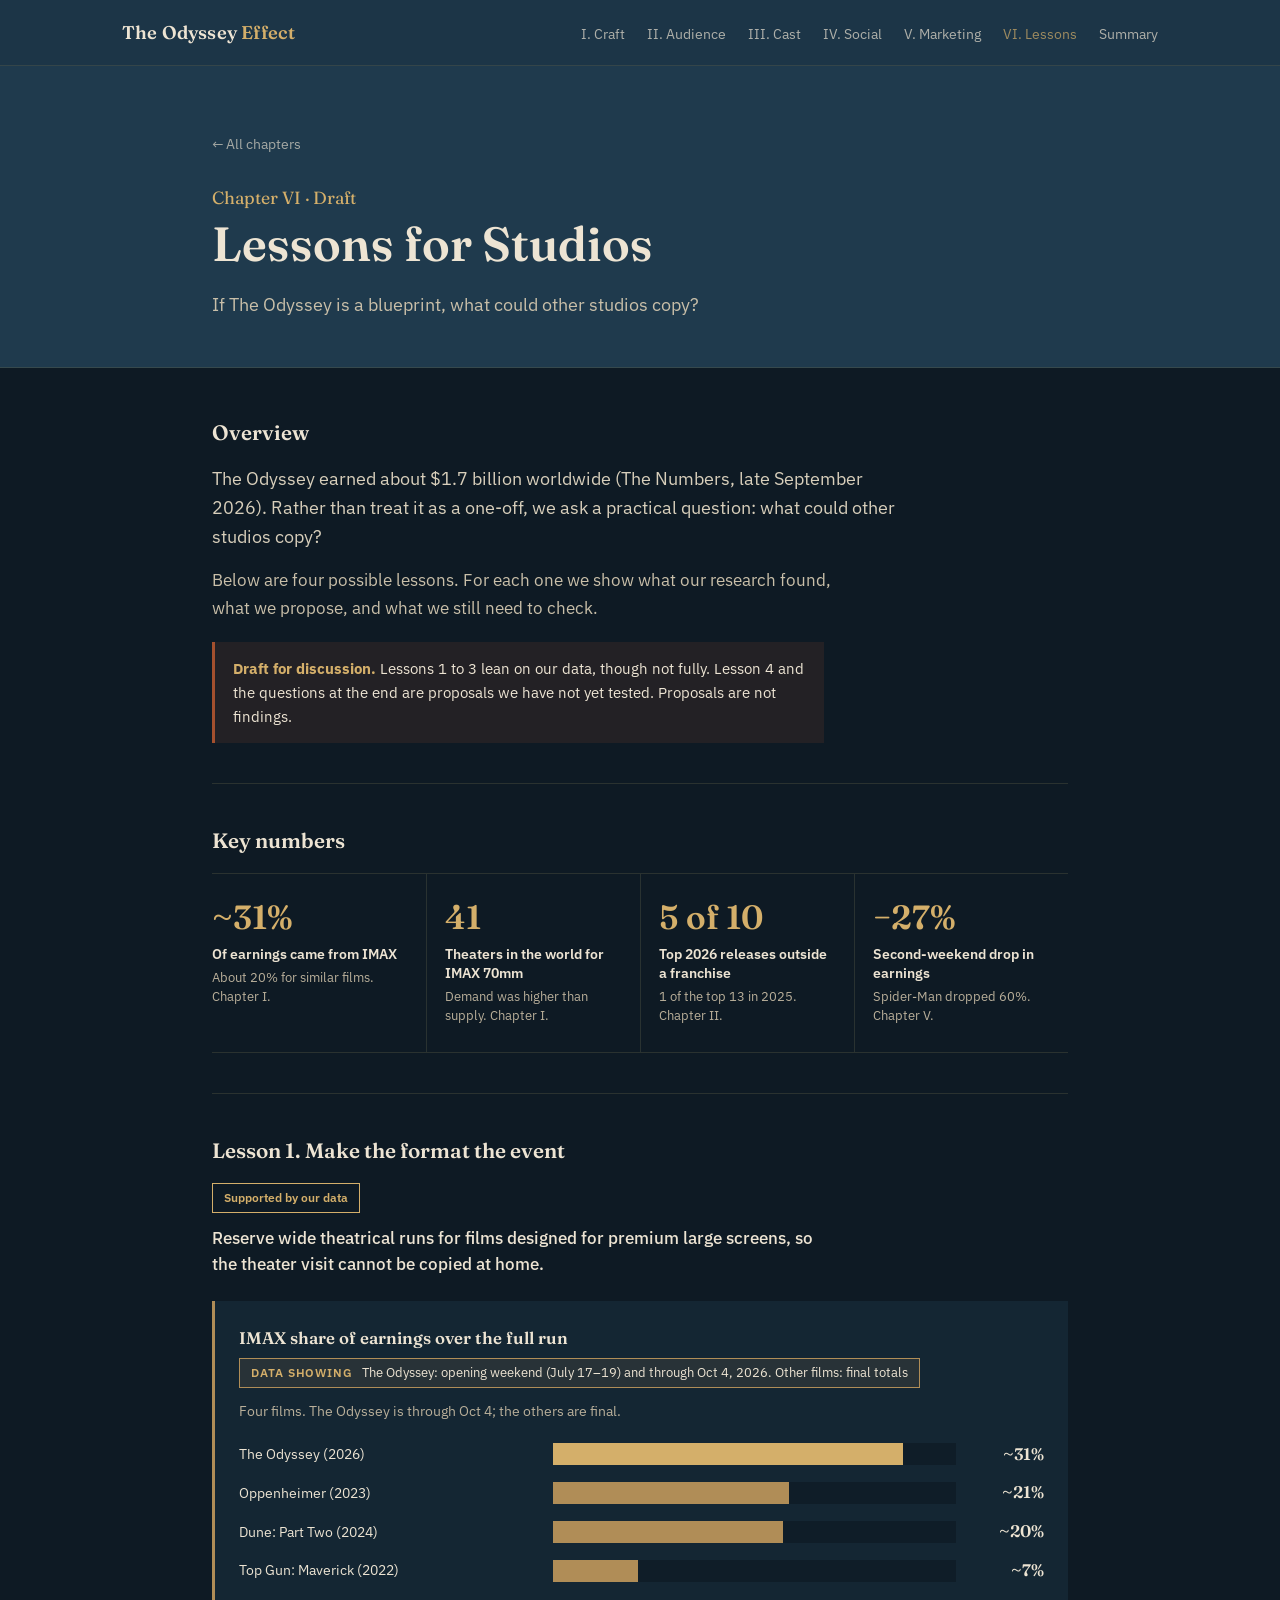
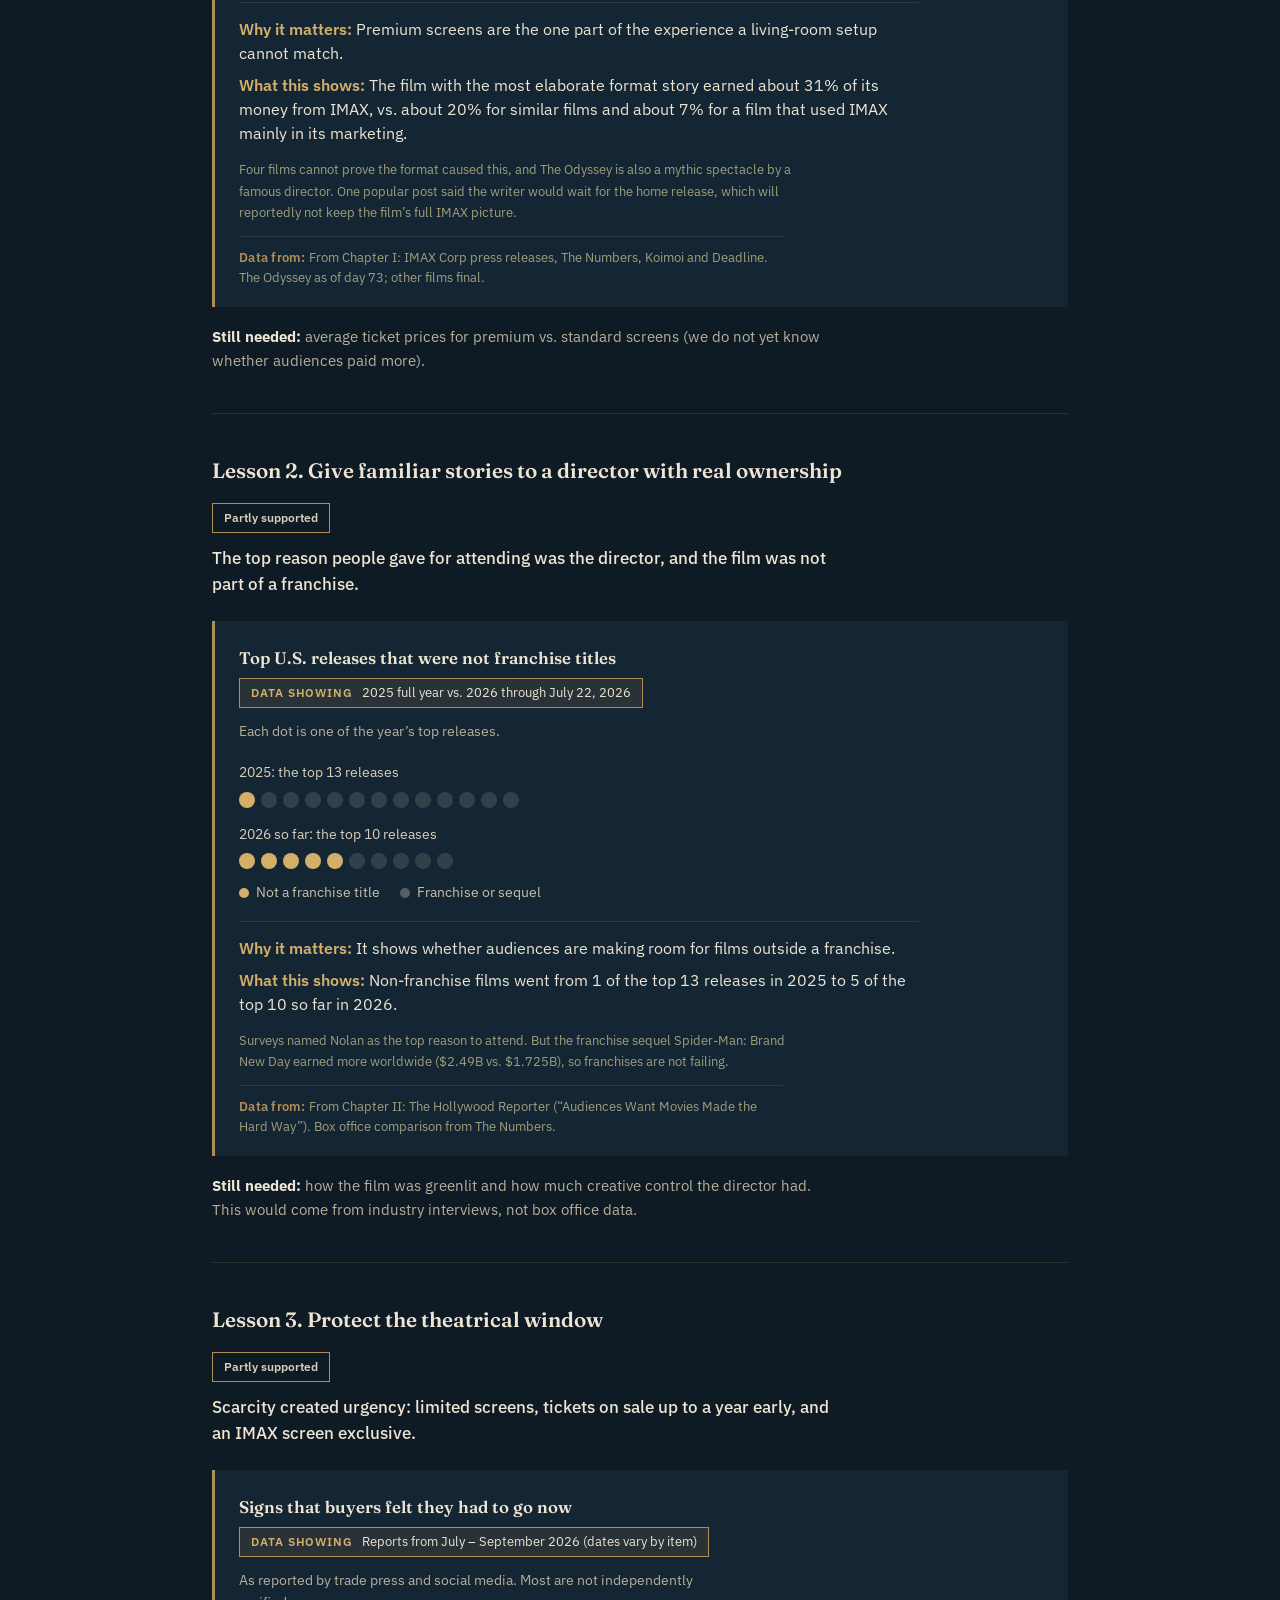
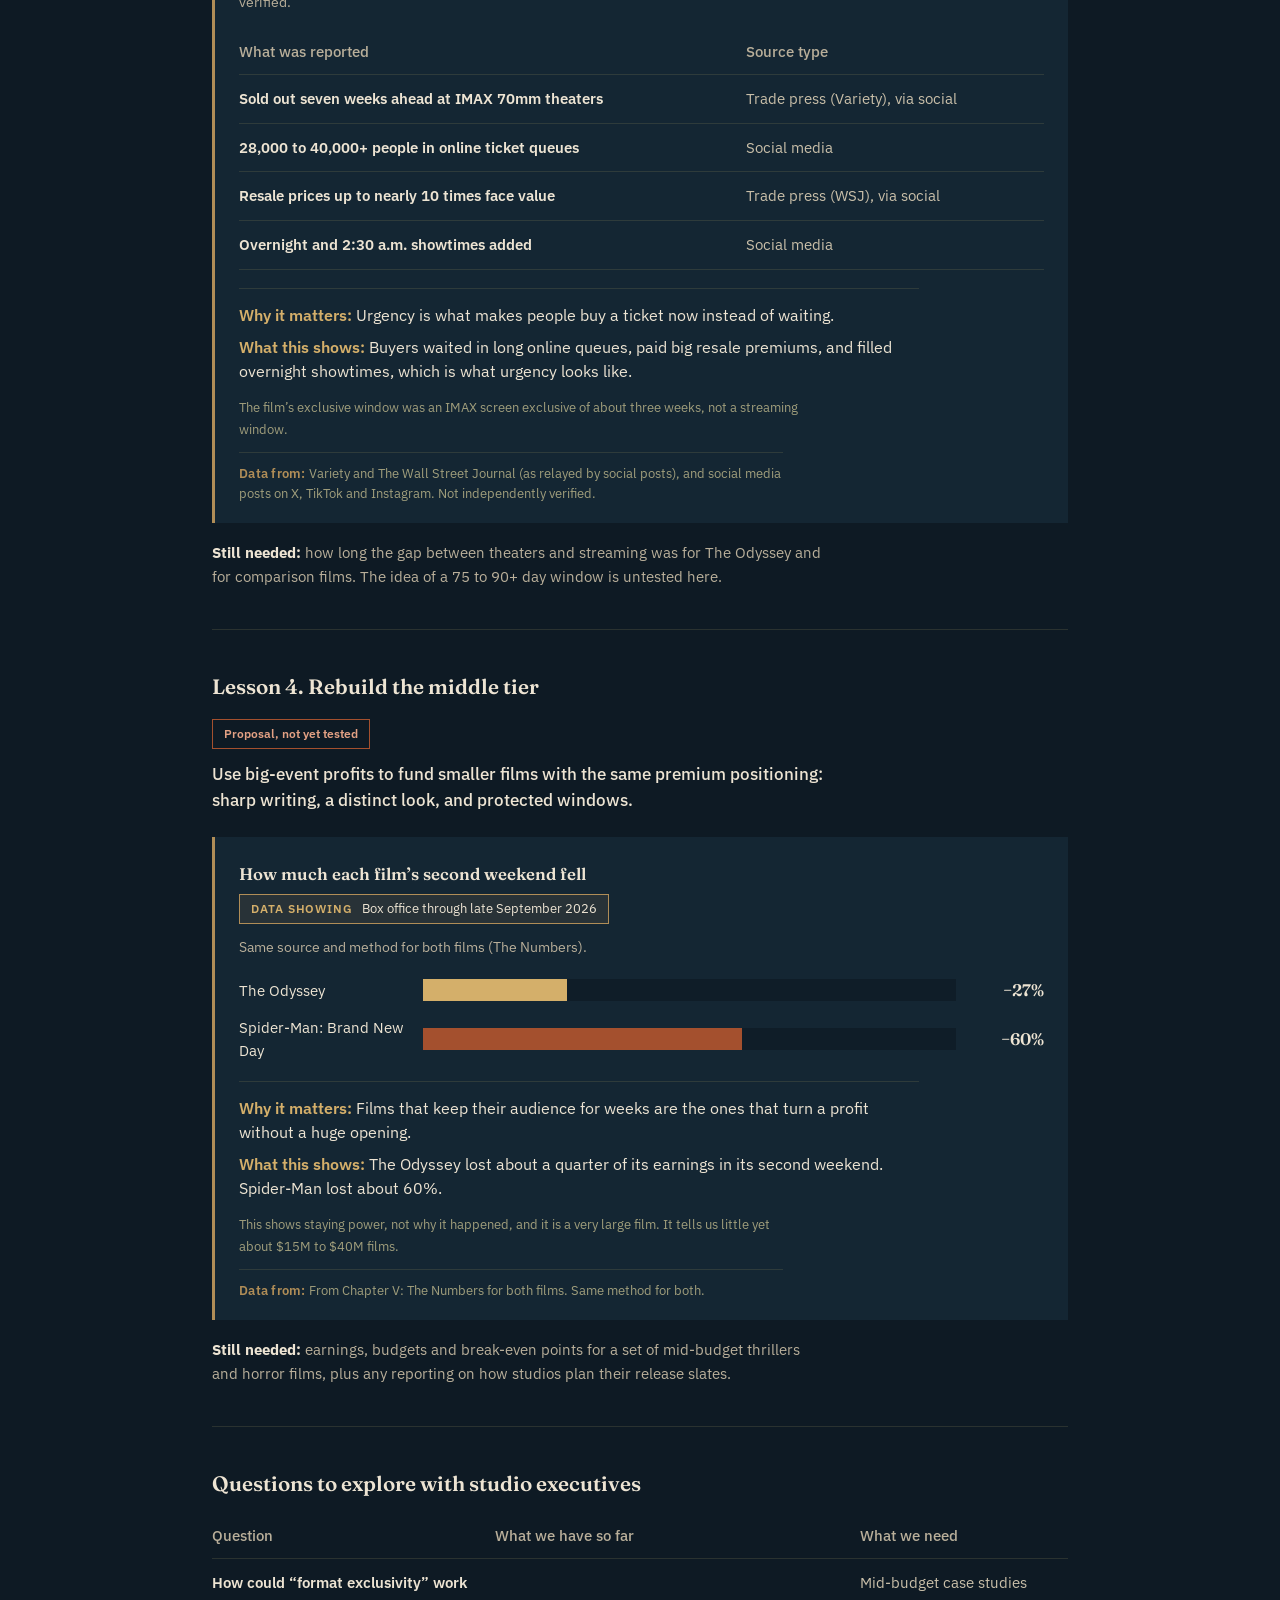
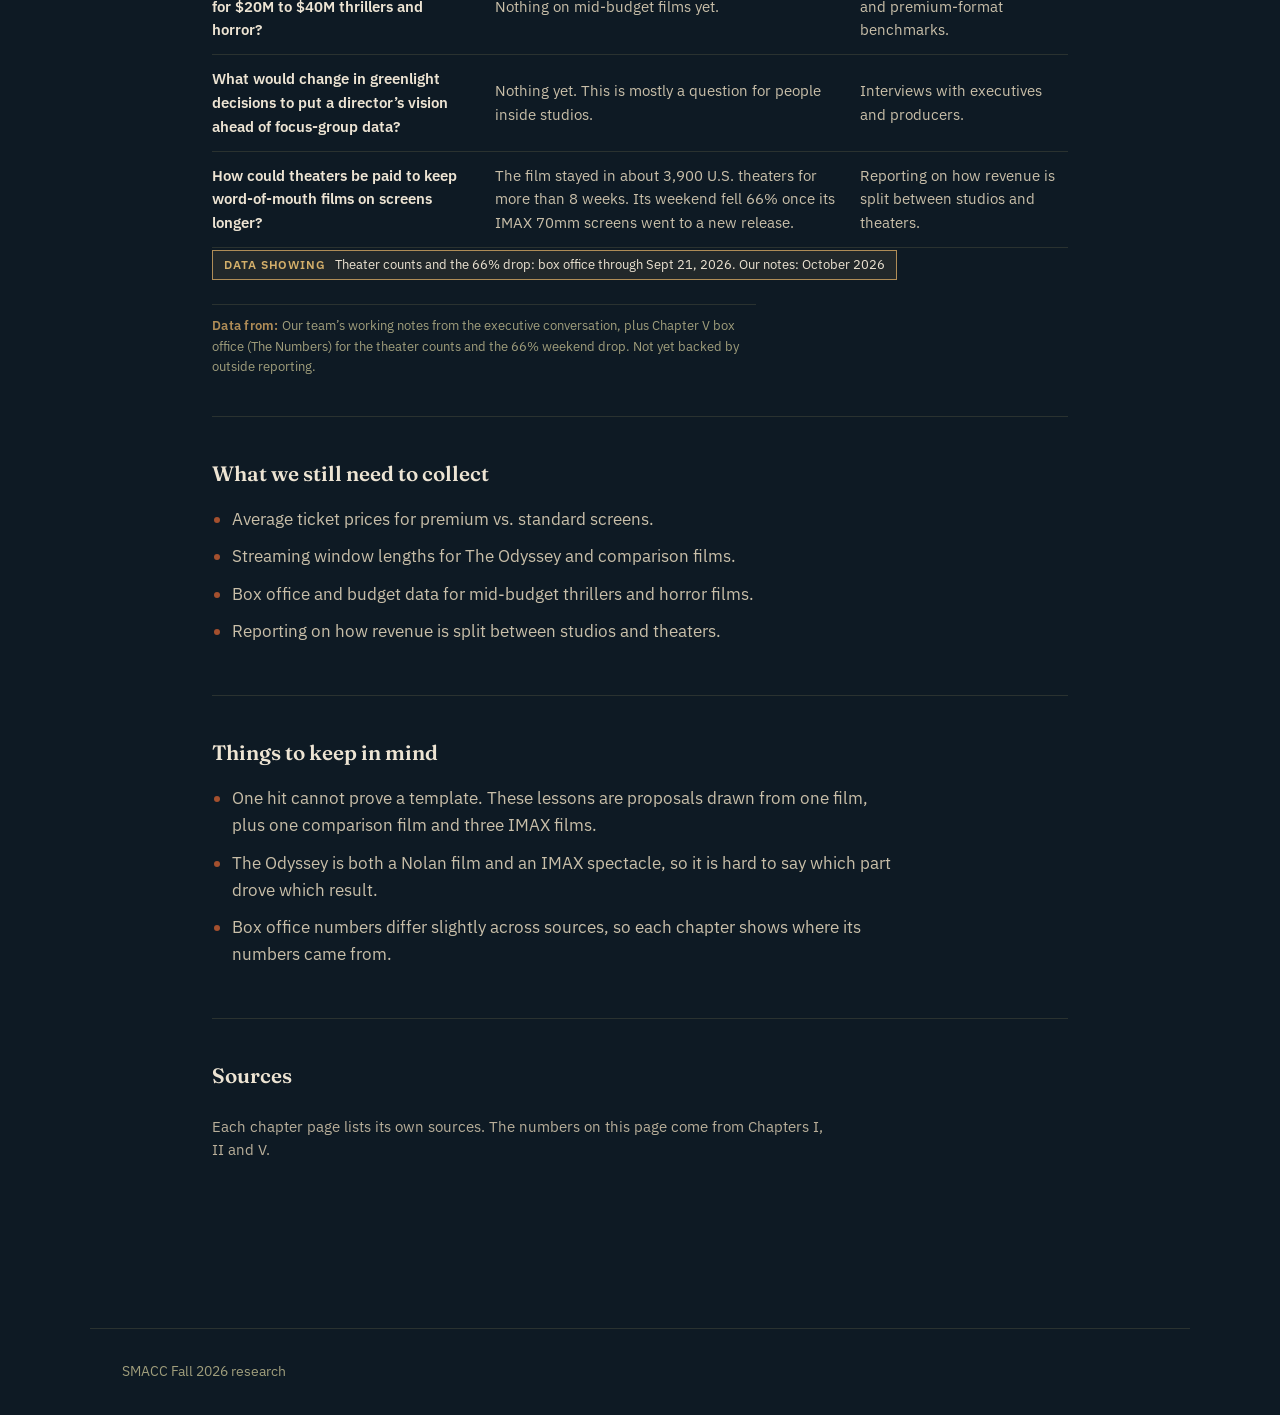
<file: lessons-for-studios.html>
<!DOCTYPE html>
<html lang="en">
<head>
<meta charset="UTF-8">
<meta name="viewport" content="width=device-width, initial-scale=1">
<title>VI. Lessons for Studios (draft) — The Odyssey Effect</title>
<link rel="preconnect" href="https://fonts.googleapis.com">
<link href="https://fonts.googleapis.com/css2?family=Fraunces:opsz,wght@9..144,500;9..144,600&family=IBM+Plex+Sans:wght@400;500;600&display=swap" rel="stylesheet">
<link rel="stylesheet" href="style.css">
</head>
<body>

<header class="site-header">
  <div class="inner">
    <div class="site-title"><a href="index.html" style="color:inherit">The Odyssey <span>Effect</span></a></div>
    <nav class="chapter-nav">
      <a href="technical-craft.html">I. Craft</a>
      <a href="gen-z-audience.html">II. Audience</a>
      <a href="cast-celebrity.html">III. Cast</a>
      <a href="viral-social.html">IV. Social</a>
      <a href="marketing-distribution.html">V. Marketing</a>
      <a href="lessons-for-studios.html" class="current">VI. Lessons</a>
      <a href="summary.html">Summary</a>
    </nav>
  </div>
</header>

<div class="chapter-header">
  <div class="chapter-header-inner">
    <a href="index.html" class="back">&larr; All chapters</a>
    <p class="num">Chapter VI &middot; Draft</p>
    <h1>Lessons for Studios</h1>
    <p class="question">If The Odyssey is a blueprint, what could other studios copy?</p>
  </div>
</div>

<div class="chapter-content">

  <div class="section">
    <h2>Overview</h2>
    <p class="lead">The Odyssey earned about $1.7 billion worldwide (The Numbers, late September 2026). Rather than treat it as a one-off, we ask a practical question: what could other studios copy?</p><p class="prose">Below are four possible lessons. For each one we show what our research found, what we propose, and what we still need to check.</p><div class="draft-note"><strong>Draft for discussion.</strong> Lessons 1 to 3 lean on our data, though not fully. Lesson 4 and the questions at the end are proposals we have not yet tested. Proposals are not findings.</div>
  </div>

  <div class="section">
    <h2>Key numbers</h2>
    <div class="stat-strip n4"><div class="stat"><p class="stat-num">~31%</p><p class="stat-label">Of earnings came from IMAX</p><p class="stat-note">About 20% for similar films. Chapter I.</p></div><div class="stat"><p class="stat-num">41</p><p class="stat-label">Theaters in the world for IMAX 70mm</p><p class="stat-note">Demand was higher than supply. Chapter I.</p></div><div class="stat"><p class="stat-num">5 of 10</p><p class="stat-label">Top 2026 releases outside a franchise</p><p class="stat-note">1 of the top 13 in 2025. Chapter II.</p></div><div class="stat"><p class="stat-num">&minus;27%</p><p class="stat-label">Second-weekend drop in earnings</p><p class="stat-note">Spider-Man dropped 60%. Chapter V.</p></div></div>
  </div>

  <div class="section">
    <h2>Lesson 1. Make the format the event</h2>
    <p class="badge-row"><span class="badge good">Supported by our data</span></p><p class="finding-sum">Reserve wide theatrical runs for films designed for premium large screens, so the theater visit cannot be copied at home.</p><div class="figure"><p class="figure-title">IMAX share of earnings over the full run</p><p class="figure-date"><span>Data showing</span> The Odyssey: opening weekend (July 17&ndash;19) and through Oct 4, 2026. Other films: final totals</p><p class="figure-sub">Four films. The Odyssey is through Oct 4; the others are final.</p><div class="bars wide "><div class="bar-row"><span class="bar-label">The Odyssey (2026)</span><div class="bar-track"><div class="bar-fill odyssey" style="width:86.9%"></div></div><span class="bar-value">~31%</span></div><div class="bar-row"><span class="bar-label">Oppenheimer (2023)</span><div class="bar-track"><div class="bar-fill neutral" style="width:58.6%"></div></div><span class="bar-value">~21%</span></div><div class="bar-row"><span class="bar-label">Dune: Part Two (2024)</span><div class="bar-track"><div class="bar-fill neutral" style="width:57.1%"></div></div><span class="bar-value">~20%</span></div><div class="bar-row"><span class="bar-label">Top Gun: Maverick (2022)</span><div class="bar-track"><div class="bar-fill neutral" style="width:21.1%"></div></div><span class="bar-value">~7%</span></div></div><p class="figure-shows"><strong>Why it matters:</strong> Premium screens are the one part of the experience a living-room setup cannot match.</p><p class="figure-shows"><strong>What this shows:</strong> The film with the most elaborate format story earned about 31% of its money from IMAX, vs. about 20% for similar films and about 7% for a film that used IMAX mainly in its marketing.</p><p class="figure-note">Four films cannot prove the format caused this, and The Odyssey is also a mythic spectacle by a famous director. One popular post said the writer would wait for the home release, which will reportedly not keep the film&rsquo;s full IMAX picture.</p><p class="figure-source"><strong>Data from:</strong> From Chapter I: IMAX Corp press releases, The Numbers, Koimoi and Deadline. The Odyssey as of day 73; other films final.</p></div><p class="need"><strong>Still needed:</strong> average ticket prices for premium vs. standard screens (we do not yet know whether audiences paid more).</p>
  </div>

  <div class="section">
    <h2>Lesson 2. Give familiar stories to a director with real ownership</h2>
    <p class="badge-row"><span class="badge part">Partly supported</span></p><p class="finding-sum">The top reason people gave for attending was the director, and the film was not part of a franchise.</p><div class="figure"><p class="figure-title">Top U.S. releases that were not franchise titles</p><p class="figure-date"><span>Data showing</span> 2025 full year vs. 2026 through July 22, 2026</p><p class="figure-sub">Each dot is one of the year&rsquo;s top releases.</p><div class="dots-block"><p class="dots-title">2025: the top 13 releases</p><div class="dots" style="max-width:286px"><span class="dot on"></span><span class="dot off"></span><span class="dot off"></span><span class="dot off"></span><span class="dot off"></span><span class="dot off"></span><span class="dot off"></span><span class="dot off"></span><span class="dot off"></span><span class="dot off"></span><span class="dot off"></span><span class="dot off"></span><span class="dot off"></span></div><p class="dots-title">2026 so far: the top 10 releases</p><div class="dots" style="max-width:286px"><span class="dot on"></span><span class="dot on"></span><span class="dot on"></span><span class="dot on"></span><span class="dot on"></span><span class="dot off"></span><span class="dot off"></span><span class="dot off"></span><span class="dot off"></span><span class="dot off"></span></div><div class="dots-legend"><span class="on">Not a franchise title</span><span class="off">Franchise or sequel</span></div></div><p class="figure-shows"><strong>Why it matters:</strong> It shows whether audiences are making room for films outside a franchise.</p><p class="figure-shows"><strong>What this shows:</strong> Non-franchise films went from 1 of the top 13 releases in 2025 to 5 of the top 10 so far in 2026.</p><p class="figure-note">Surveys named Nolan as the top reason to attend. But the franchise sequel Spider-Man: Brand New Day earned more worldwide ($2.49B vs. $1.725B), so franchises are not failing.</p><p class="figure-source"><strong>Data from:</strong> From Chapter II: The Hollywood Reporter (&ldquo;Audiences Want Movies Made the Hard Way&rdquo;). Box office comparison from The Numbers.</p></div><p class="need"><strong>Still needed:</strong> how the film was greenlit and how much creative control the director had. This would come from industry interviews, not box office data.</p>
  </div>

  <div class="section">
    <h2>Lesson 3. Protect the theatrical window</h2>
    <p class="badge-row"><span class="badge part">Partly supported</span></p><p class="finding-sum">Scarcity created urgency: limited screens, tickets on sale up to a year early, and an IMAX screen exclusive.</p><div class="figure"><p class="figure-title">Signs that buyers felt they had to go now</p><p class="figure-date"><span>Data showing</span> Reports from July &ndash; September 2026 (dates vary by item)</p><p class="figure-sub">As reported by trade press and social media. Most are not independently verified.</p><div class="table-wrap"><table class="data text"><thead><tr><th>What was reported</th><th>Source type</th></tr></thead><tbody><tr><td>Sold out seven weeks ahead at IMAX 70mm theaters</td><td>Trade press (Variety), via social</td></tr><tr><td>28,000 to 40,000+ people in online ticket queues</td><td>Social media</td></tr><tr><td>Resale prices up to nearly 10 times face value</td><td>Trade press (WSJ), via social</td></tr><tr><td>Overnight and 2:30 a.m. showtimes added</td><td>Social media</td></tr></tbody></table></div><p class="figure-shows"><strong>Why it matters:</strong> Urgency is what makes people buy a ticket now instead of waiting.</p><p class="figure-shows"><strong>What this shows:</strong> Buyers waited in long online queues, paid big resale premiums, and filled overnight showtimes, which is what urgency looks like.</p><p class="figure-note">The film&rsquo;s exclusive window was an IMAX screen exclusive of about three weeks, not a streaming window.</p><p class="figure-source"><strong>Data from:</strong> Variety and The Wall Street Journal (as relayed by social posts), and social media posts on X, TikTok and Instagram. Not independently verified.</p></div><p class="need"><strong>Still needed:</strong> how long the gap between theaters and streaming was for The Odyssey and for comparison films. The idea of a 75 to 90+ day window is untested here.</p>
  </div>

  <div class="section">
    <h2>Lesson 4. Rebuild the middle tier</h2>
    <p class="badge-row"><span class="badge prop">Proposal, not yet tested</span></p><p class="finding-sum">Use big-event profits to fund smaller films with the same premium positioning: sharp writing, a distinct look, and protected windows.</p><div class="figure"><p class="figure-title">How much each film&rsquo;s second weekend fell</p><p class="figure-date"><span>Data showing</span> Box office through late September 2026</p><p class="figure-sub">Same source and method for both films (The Numbers).</p><div class="bars "><div class="bar-row"><span class="bar-label">The Odyssey</span><div class="bar-track"><div class="bar-fill odyssey" style="width:27.1%"></div></div><span class="bar-value">&minus;27%</span></div><div class="bar-row"><span class="bar-label">Spider-Man: Brand New Day</span><div class="bar-track"><div class="bar-fill rival" style="width:59.9%"></div></div><span class="bar-value">&minus;60%</span></div></div><p class="figure-shows"><strong>Why it matters:</strong> Films that keep their audience for weeks are the ones that turn a profit without a huge opening.</p><p class="figure-shows"><strong>What this shows:</strong> The Odyssey lost about a quarter of its earnings in its second weekend. Spider-Man lost about 60%.</p><p class="figure-note">This shows staying power, not why it happened, and it is a very large film. It tells us little yet about $15M to $40M films.</p><p class="figure-source"><strong>Data from:</strong> From Chapter V: The Numbers for both films. Same method for both.</p></div><p class="need"><strong>Still needed:</strong> earnings, budgets and break-even points for a set of mid-budget thrillers and horror films, plus any reporting on how studios plan their release slates.</p>
  </div>

  <div class="section">
    <h2>Questions to explore with studio executives</h2>
    <div class="table-wrap"><table class="data text"><thead><tr><th>Question</th><th>What we have so far</th><th>What we need</th></tr></thead><tbody><tr><td>How could &ldquo;format exclusivity&rdquo; work for $20M to $40M thrillers and horror?</td><td>Nothing on mid-budget films yet.</td><td>Mid-budget case studies and premium-format benchmarks.</td></tr><tr><td>What would change in greenlight decisions to put a director&rsquo;s vision ahead of focus-group data?</td><td>Nothing yet. This is mostly a question for people inside studios.</td><td>Interviews with executives and producers.</td></tr><tr><td>How could theaters be paid to keep word-of-mouth films on screens longer?</td><td>The film stayed in about 3,900 U.S. theaters for more than 8 weeks. Its weekend fell 66% once its IMAX 70mm screens went to a new release.</td><td>Reporting on how revenue is split between studios and theaters.</td></tr></tbody></table></div><p class="figure-date"><span>Data showing</span> Theater counts and the 66% drop: box office through Sept 21, 2026. Our notes: October 2026</p><p class="figure-source"><strong>Data from:</strong> Our team&rsquo;s working notes from the executive conversation, plus Chapter V box office (The Numbers) for the theater counts and the 66% weekend drop. Not yet backed by outside reporting.</p>
  </div>

  <div class="section">
    <h2>What we still need to collect</h2>
    <ul class="caveats"><li>Average ticket prices for premium vs. standard screens.</li><li>Streaming window lengths for The Odyssey and comparison films.</li><li>Box office and budget data for mid-budget thrillers and horror films.</li><li>Reporting on how revenue is split between studios and theaters.</li></ul>
  </div>

  <div class="section">
    <h2>Things to keep in mind</h2>
    <ul class="caveats"><li>One hit cannot prove a template. These lessons are proposals drawn from one film, plus one comparison film and three IMAX films.</li><li>The Odyssey is both a Nolan film and an IMAX spectacle, so it is hard to say which part drove which result.</li><li>Box office numbers differ slightly across sources, so each chapter shows where its numbers came from.</li></ul>
  </div>

  <div class="section">
    <h2>Sources</h2>
    <ul class="sources"><li>Each chapter page lists its own sources. The numbers on this page come from Chapters I, II and V.</li></ul>
  </div>

</div>

<footer class="site-footer">
  SMACC Fall 2026 research
</footer>

</body>
</html>
</file>
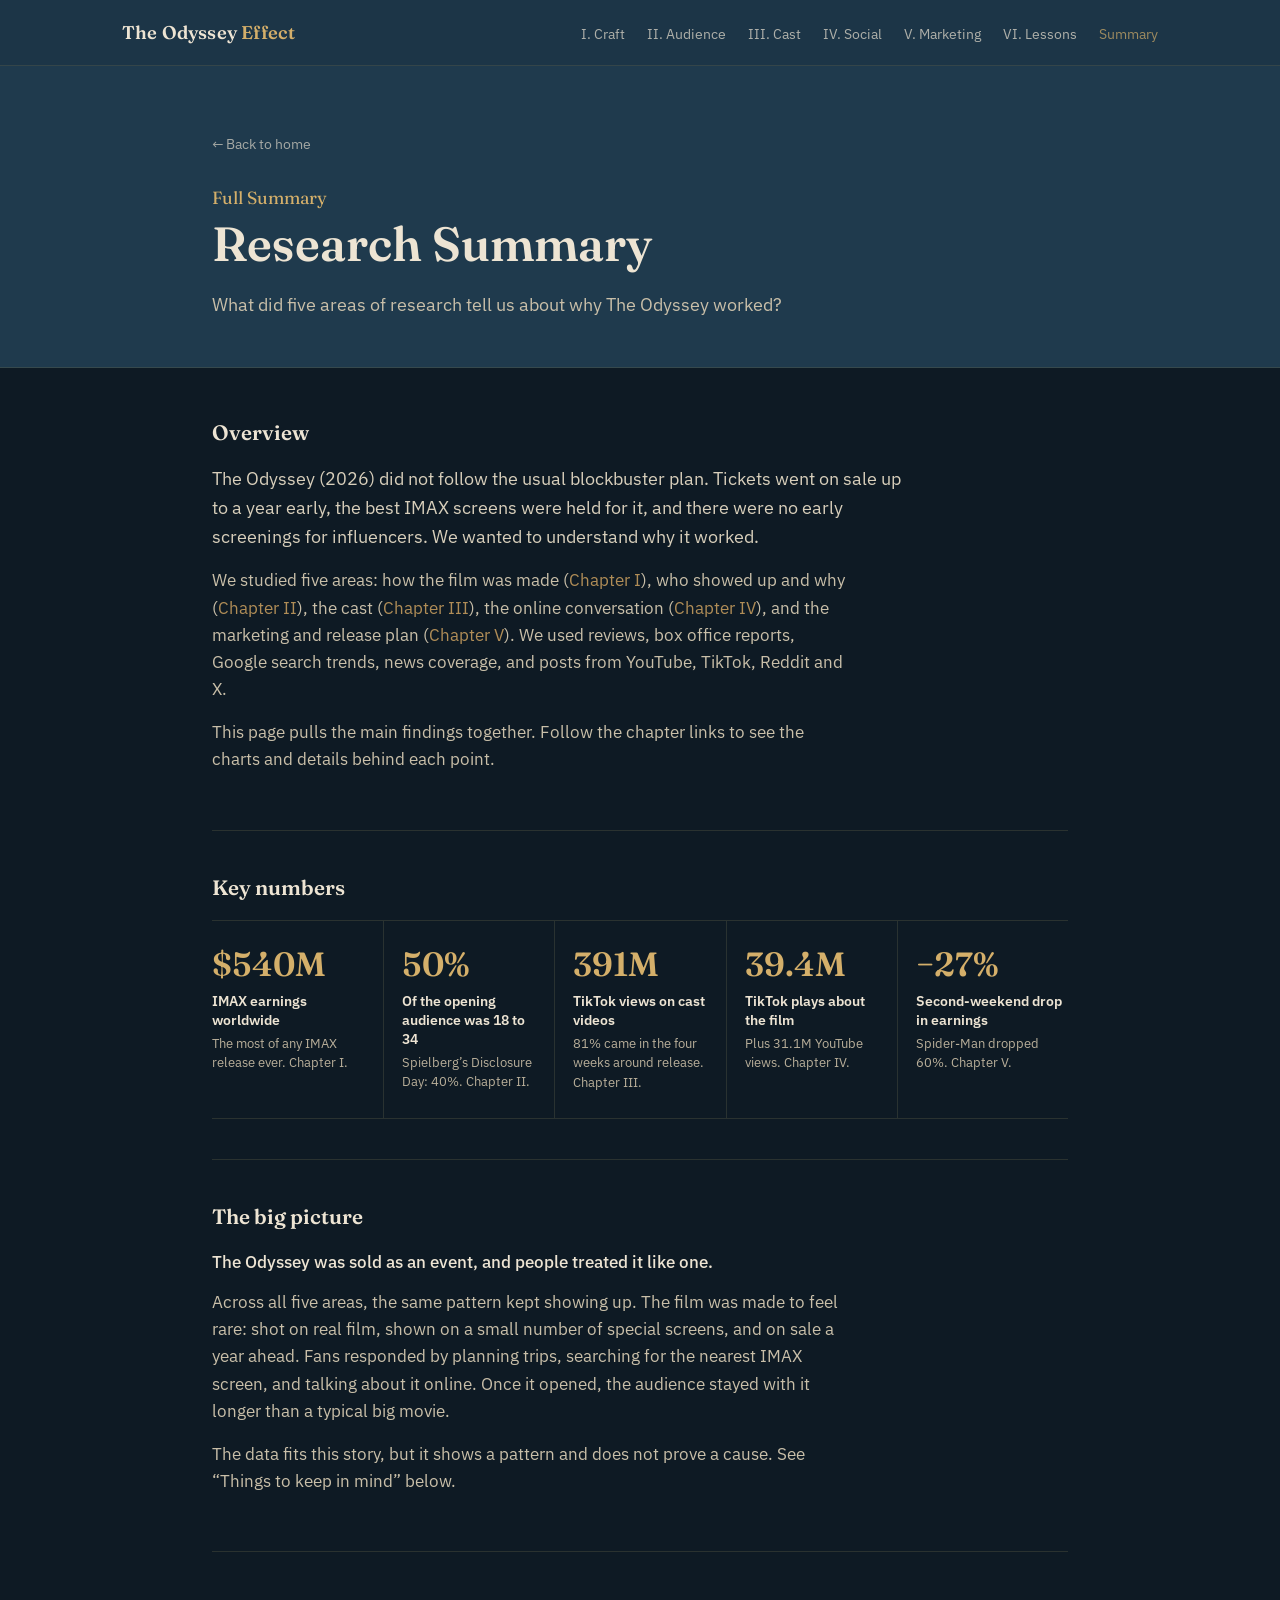
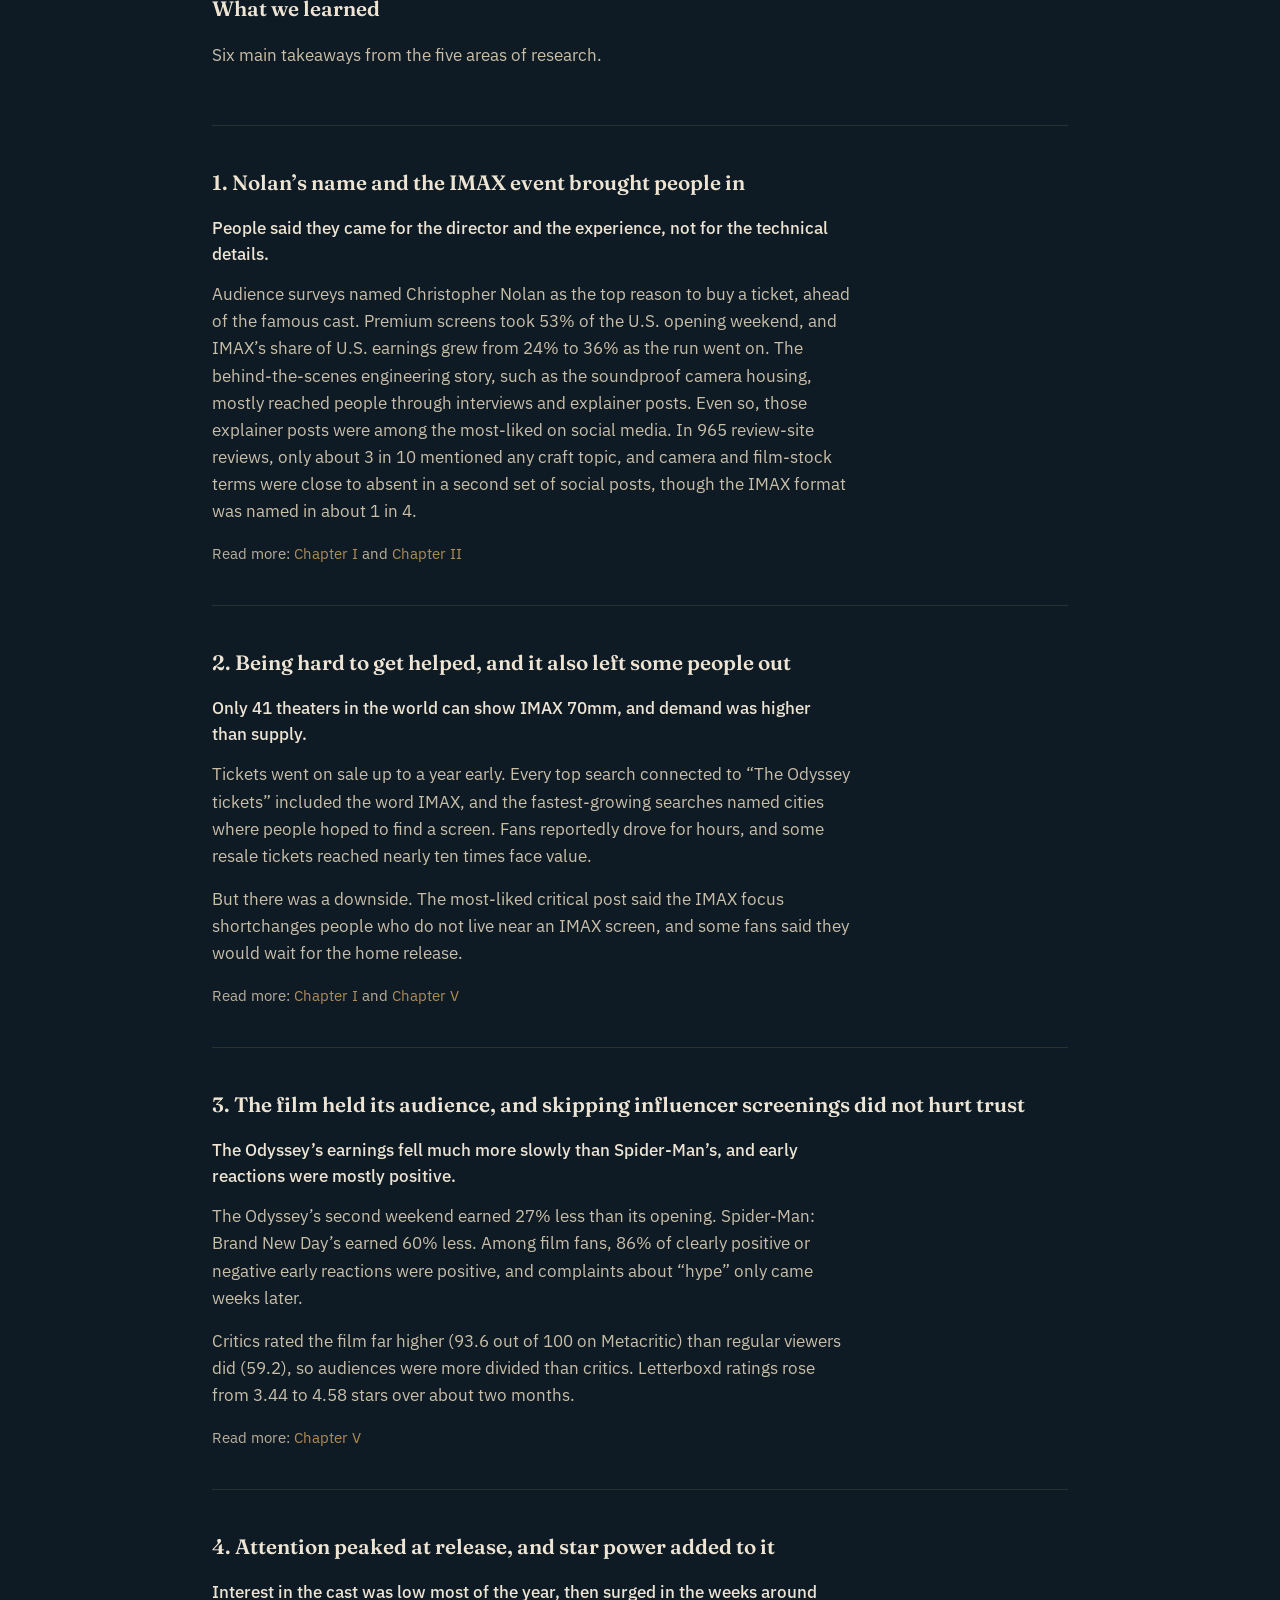
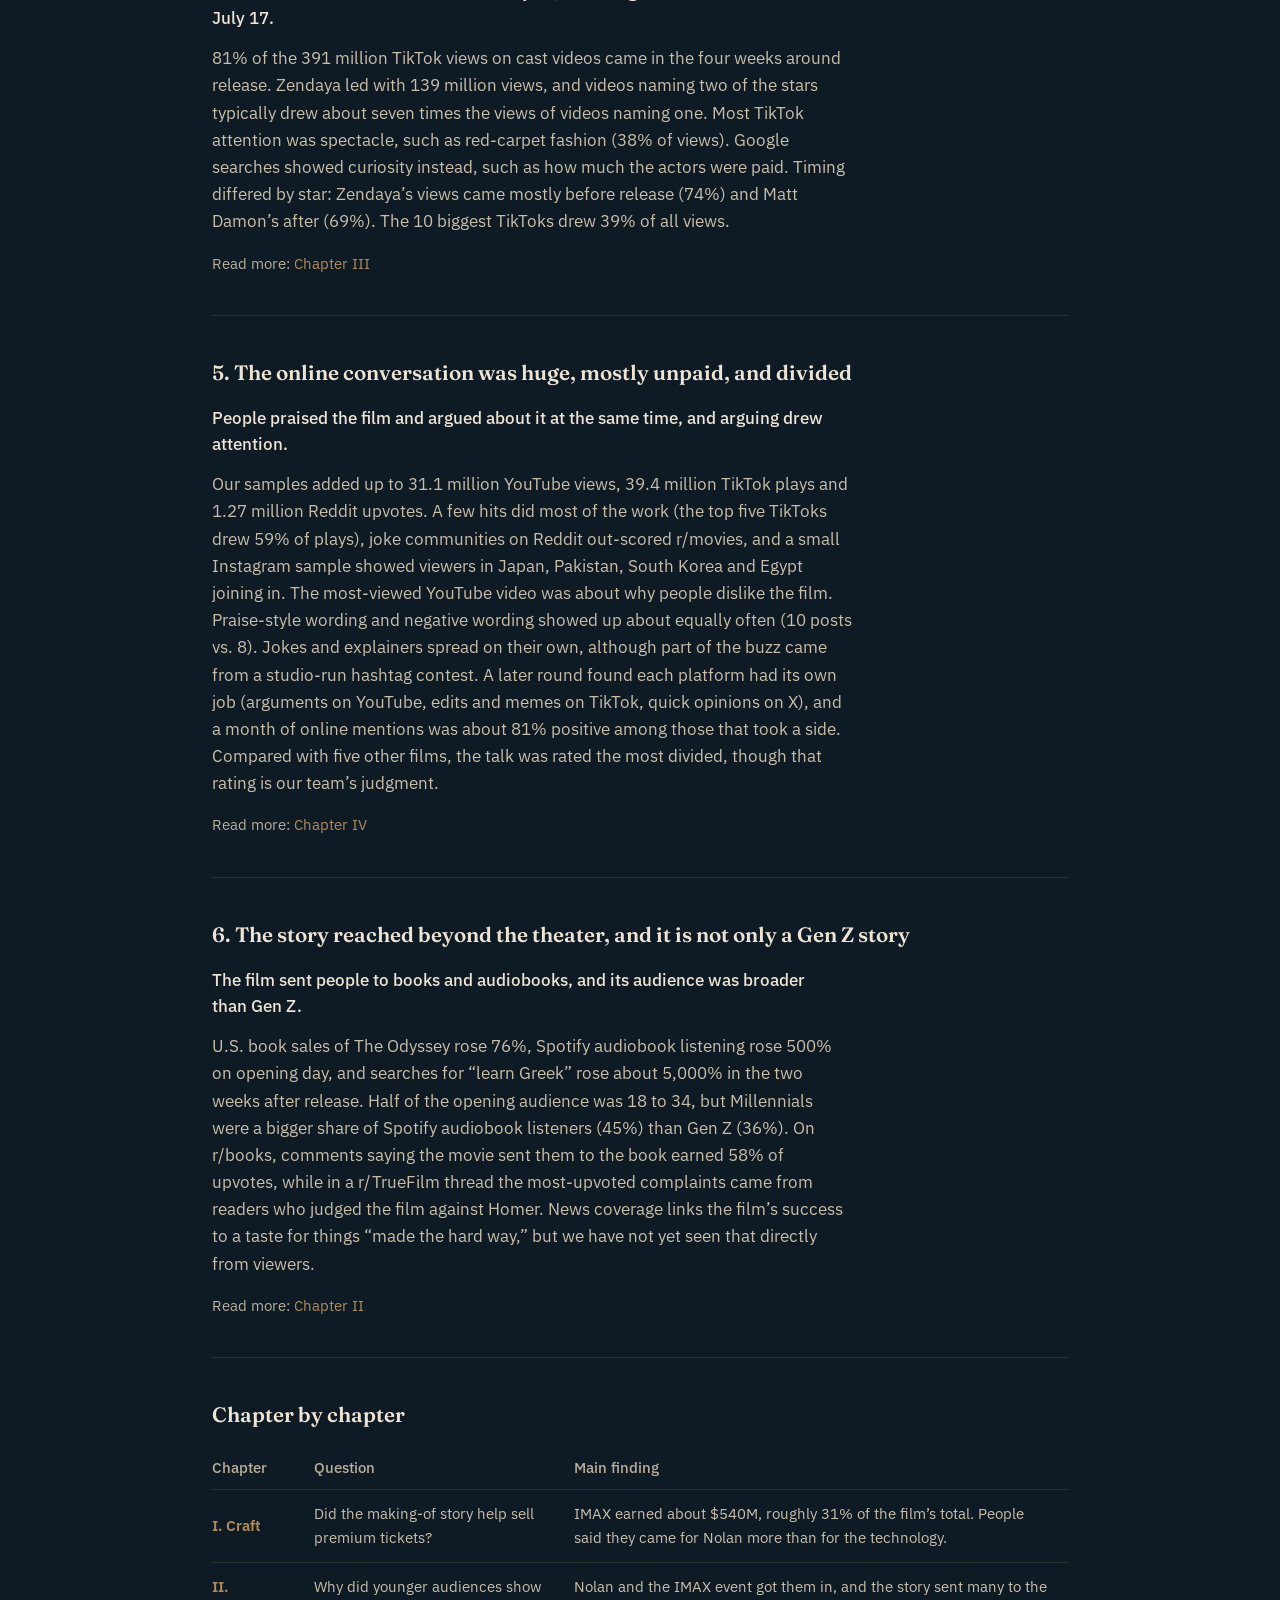
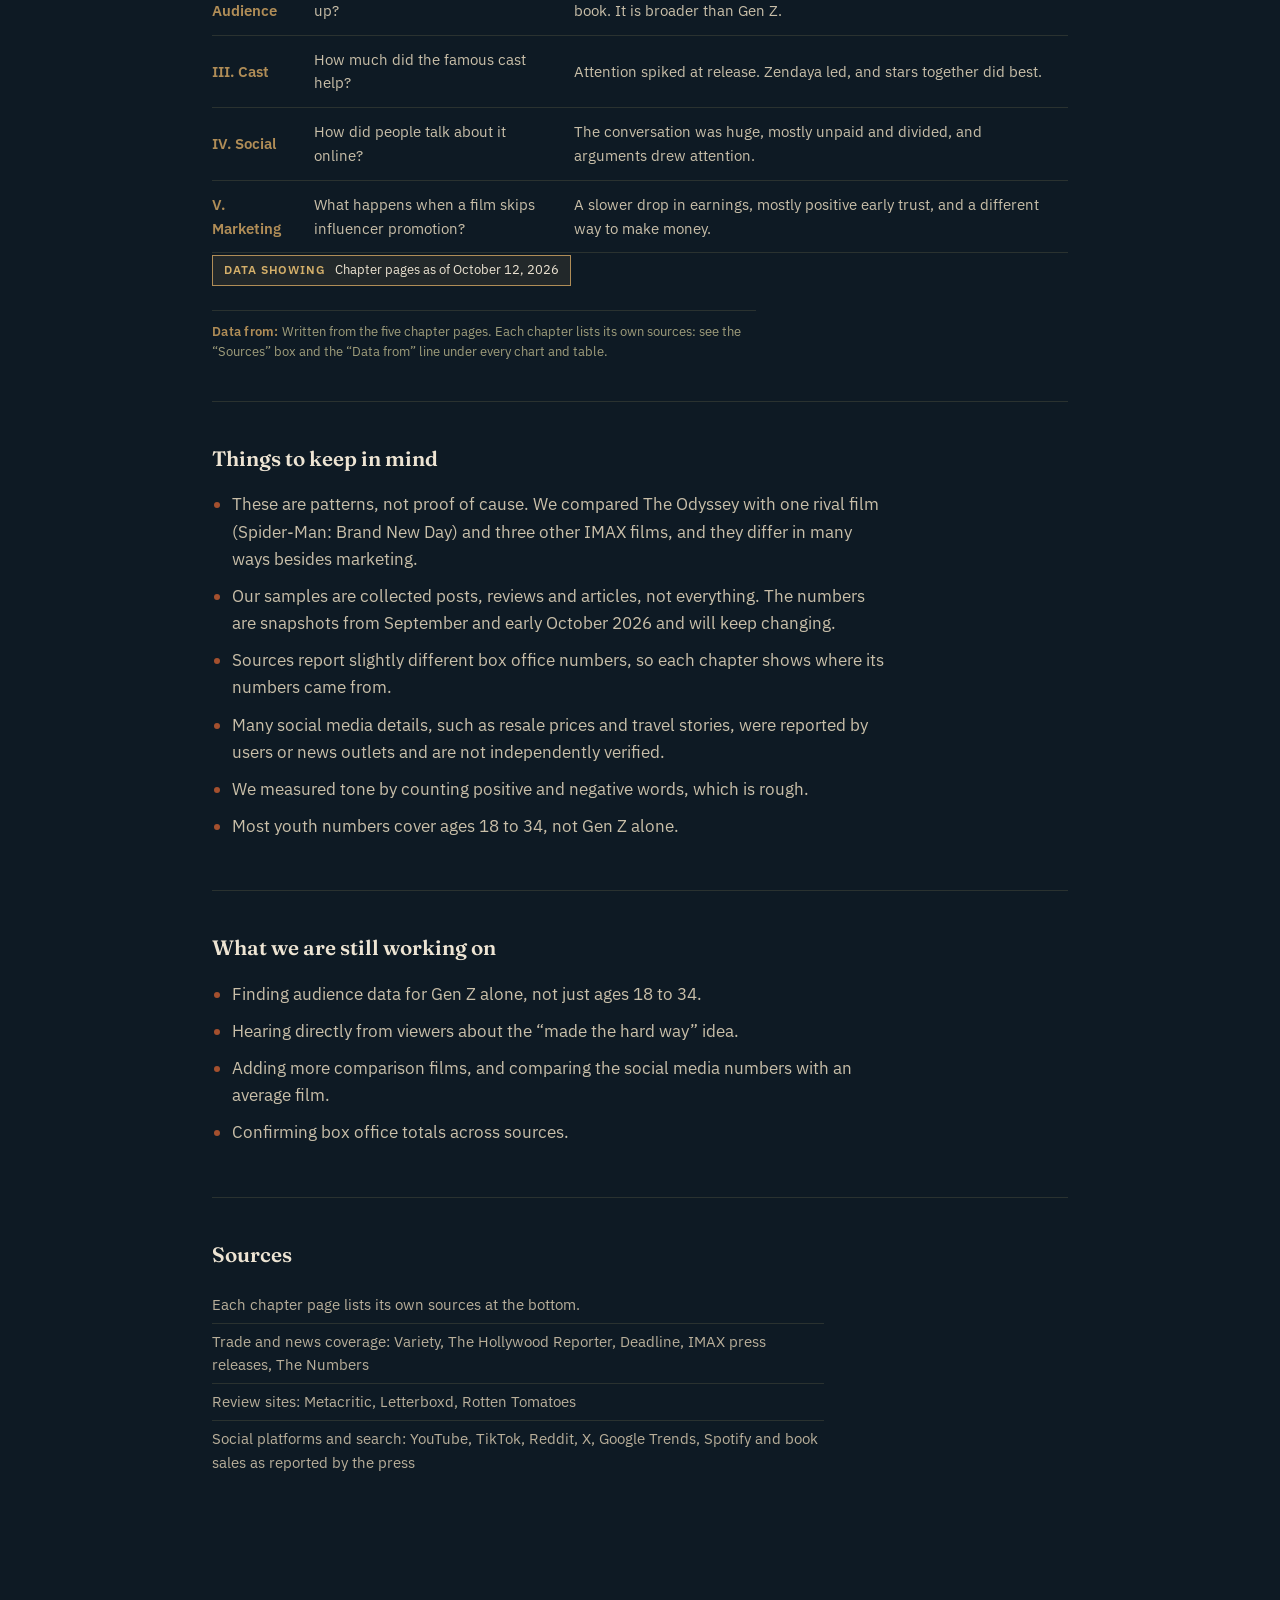
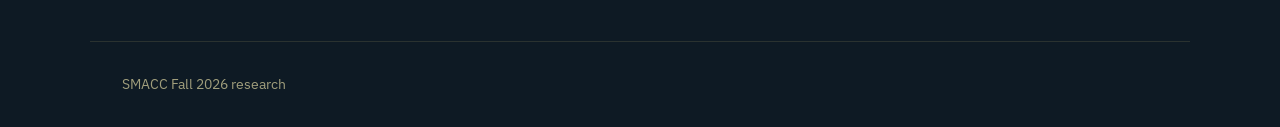
<file: summary.html>
<!DOCTYPE html>
<html lang="en">
<head>
<meta charset="UTF-8">
<meta name="viewport" content="width=device-width, initial-scale=1">
<title>Research Summary — The Odyssey Effect</title>
<link rel="preconnect" href="https://fonts.googleapis.com">
<link href="https://fonts.googleapis.com/css2?family=Fraunces:opsz,wght@9..144,500;9..144,600&family=IBM+Plex+Sans:wght@400;500;600&display=swap" rel="stylesheet">
<link rel="stylesheet" href="style.css">
</head>
<body>

<header class="site-header">
  <div class="inner">
    <div class="site-title"><a href="index.html" style="color:inherit">The Odyssey <span>Effect</span></a></div>
    <nav class="chapter-nav">
      <a href="technical-craft.html">I. Craft</a>
      <a href="gen-z-audience.html">II. Audience</a>
      <a href="cast-celebrity.html">III. Cast</a>
      <a href="viral-social.html">IV. Social</a>
      <a href="marketing-distribution.html">V. Marketing</a>
      <a href="lessons-for-studios.html">VI. Lessons</a>
      <a href="summary.html" class="current">Summary</a>
    </nav>
  </div>
</header>

<div class="chapter-header">
  <div class="chapter-header-inner">
    <a href="index.html" class="back">&larr; Back to home</a>
    <p class="num">Full Summary</p>
    <h1>Research Summary</h1>
    <p class="question">What did five areas of research tell us about why The Odyssey worked?</p>
  </div>
</div>

<div class="chapter-content">

  <div class="section">
    <h2>Overview</h2>
    <p class="lead">The Odyssey (2026) did not follow the usual blockbuster plan. Tickets went on sale up to a year early, the best IMAX screens were held for it, and there were no early screenings for influencers. We wanted to understand why it worked.</p><p class="prose">We studied five areas: how the film was made (<a href="technical-craft.html">Chapter I</a>), who showed up and why (<a href="gen-z-audience.html">Chapter II</a>), the cast (<a href="cast-celebrity.html">Chapter III</a>), the online conversation (<a href="viral-social.html">Chapter IV</a>), and the marketing and release plan (<a href="marketing-distribution.html">Chapter V</a>). We used reviews, box office reports, Google search trends, news coverage, and posts from YouTube, TikTok, Reddit and X.</p><p class="prose">This page pulls the main findings together. Follow the chapter links to see the charts and details behind each point.</p>
  </div>

  <div class="section">
    <h2>Key numbers</h2>
    <div class="stat-strip n5"><div class="stat"><p class="stat-num">$540M</p><p class="stat-label">IMAX earnings worldwide</p><p class="stat-note">The most of any IMAX release ever. Chapter I.</p></div><div class="stat"><p class="stat-num">50%</p><p class="stat-label">Of the opening audience was 18 to 34</p><p class="stat-note">Spielberg&rsquo;s Disclosure Day: 40%. Chapter II.</p></div><div class="stat"><p class="stat-num">391M</p><p class="stat-label">TikTok views on cast videos</p><p class="stat-note">81% came in the four weeks around release. Chapter III.</p></div><div class="stat"><p class="stat-num">39.4M</p><p class="stat-label">TikTok plays about the film</p><p class="stat-note">Plus 31.1M YouTube views. Chapter IV.</p></div><div class="stat"><p class="stat-num">&minus;27%</p><p class="stat-label">Second-weekend drop in earnings</p><p class="stat-note">Spider-Man dropped 60%. Chapter V.</p></div></div>
  </div>

  <div class="section">
    <h2>The big picture</h2>
    <p class="finding-sum">The Odyssey was sold as an event, and people treated it like one.</p><p class="prose">Across all five areas, the same pattern kept showing up. The film was made to feel rare: shot on real film, shown on a small number of special screens, and on sale a year ahead. Fans responded by planning trips, searching for the nearest IMAX screen, and talking about it online. Once it opened, the audience stayed with it longer than a typical big movie.</p><p class="prose">The data fits this story, but it shows a pattern and does not prove a cause. See &ldquo;Things to keep in mind&rdquo; below.</p>
  </div>

  <div class="section">
    <h2>What we learned</h2>
    <p class="prose">Six main takeaways from the five areas of research.</p>
  </div>

  <div class="section">
    <h2>1. Nolan&rsquo;s name and the IMAX event brought people in</h2>
    <p class="finding-sum">People said they came for the director and the experience, not for the technical details.</p>
    <p class="prose">Audience surveys named Christopher Nolan as the top reason to buy a ticket, ahead of the famous cast. Premium screens took 53% of the U.S. opening weekend, and IMAX&rsquo;s share of U.S. earnings grew from 24% to 36% as the run went on. The behind-the-scenes engineering story, such as the soundproof camera housing, mostly reached people through interviews and explainer posts. Even so, those explainer posts were among the most-liked on social media. In 965 review-site reviews, only about 3 in 10 mentioned any craft topic, and camera and film-stock terms were close to absent in a second set of social posts, though the IMAX format was named in about 1 in 4.</p><p class="read-more">Read more: <a href="technical-craft.html">Chapter I</a> and <a href="gen-z-audience.html">Chapter II</a></p>
  </div>

  <div class="section">
    <h2>2. Being hard to get helped, and it also left some people out</h2>
    <p class="finding-sum">Only 41 theaters in the world can show IMAX 70mm, and demand was higher than supply.</p>
    <p class="prose">Tickets went on sale up to a year early. Every top search connected to &ldquo;The Odyssey tickets&rdquo; included the word IMAX, and the fastest-growing searches named cities where people hoped to find a screen. Fans reportedly drove for hours, and some resale tickets reached nearly ten times face value.</p><p class="prose">But there was a downside. The most-liked critical post said the IMAX focus shortchanges people who do not live near an IMAX screen, and some fans said they would wait for the home release.</p><p class="read-more">Read more: <a href="technical-craft.html">Chapter I</a> and <a href="marketing-distribution.html">Chapter V</a></p>
  </div>

  <div class="section">
    <h2>3. The film held its audience, and skipping influencer screenings did not hurt trust</h2>
    <p class="finding-sum">The Odyssey&rsquo;s earnings fell much more slowly than Spider-Man&rsquo;s, and early reactions were mostly positive.</p>
    <p class="prose">The Odyssey&rsquo;s second weekend earned 27% less than its opening. Spider-Man: Brand New Day&rsquo;s earned 60% less. Among film fans, 86% of clearly positive or negative early reactions were positive, and complaints about &ldquo;hype&rdquo; only came weeks later.</p><p class="prose">Critics rated the film far higher (93.6 out of 100 on Metacritic) than regular viewers did (59.2), so audiences were more divided than critics. Letterboxd ratings rose from 3.44 to 4.58 stars over about two months.</p><p class="read-more">Read more: <a href="marketing-distribution.html">Chapter V</a></p>
  </div>

  <div class="section">
    <h2>4. Attention peaked at release, and star power added to it</h2>
    <p class="finding-sum">Interest in the cast was low most of the year, then surged in the weeks around July 17.</p>
    <p class="prose">81% of the 391 million TikTok views on cast videos came in the four weeks around release. Zendaya led with 139 million views, and videos naming two of the stars typically drew about seven times the views of videos naming one. Most TikTok attention was spectacle, such as red-carpet fashion (38% of views). Google searches showed curiosity instead, such as how much the actors were paid. Timing differed by star: Zendaya&rsquo;s views came mostly before release (74%) and Matt Damon&rsquo;s after (69%). The 10 biggest TikToks drew 39% of all views.</p><p class="read-more">Read more: <a href="cast-celebrity.html">Chapter III</a></p>
  </div>

  <div class="section">
    <h2>5. The online conversation was huge, mostly unpaid, and divided</h2>
    <p class="finding-sum">People praised the film and argued about it at the same time, and arguing drew attention.</p>
    <p class="prose">Our samples added up to 31.1 million YouTube views, 39.4 million TikTok plays and 1.27 million Reddit upvotes. A few hits did most of the work (the top five TikToks drew 59% of plays), joke communities on Reddit out-scored r/movies, and a small Instagram sample showed viewers in Japan, Pakistan, South Korea and Egypt joining in. The most-viewed YouTube video was about why people dislike the film. Praise-style wording and negative wording showed up about equally often (10 posts vs. 8). Jokes and explainers spread on their own, although part of the buzz came from a studio-run hashtag contest. A later round found each platform had its own job (arguments on YouTube, edits and memes on TikTok, quick opinions on X), and a month of online mentions was about 81% positive among those that took a side. Compared with five other films, the talk was rated the most divided, though that rating is our team&rsquo;s judgment.</p><p class="read-more">Read more: <a href="viral-social.html">Chapter IV</a></p>
  </div>

  <div class="section">
    <h2>6. The story reached beyond the theater, and it is not only a Gen Z story</h2>
    <p class="finding-sum">The film sent people to books and audiobooks, and its audience was broader than Gen Z.</p>
    <p class="prose">U.S. book sales of The Odyssey rose 76%, Spotify audiobook listening rose 500% on opening day, and searches for &ldquo;learn Greek&rdquo; rose about 5,000% in the two weeks after release. Half of the opening audience was 18 to 34, but Millennials were a bigger share of Spotify audiobook listeners (45%) than Gen Z (36%). On r/books, comments saying the movie sent them to the book earned 58% of upvotes, while in a r/TrueFilm thread the most-upvoted complaints came from readers who judged the film against Homer. News coverage links the film&rsquo;s success to a taste for things &ldquo;made the hard way,&rdquo; but we have not yet seen that directly from viewers.</p><p class="read-more">Read more: <a href="gen-z-audience.html">Chapter II</a></p>
  </div>

  <div class="section">
    <h2>Chapter by chapter</h2>
    <div class="table-wrap"><table class="data text"><thead><tr><th>Chapter</th><th>Question</th><th>Main finding</th></tr></thead><tbody><tr><td><a href="technical-craft.html">I. Craft</a></td><td>Did the making-of story help sell premium tickets?</td><td>IMAX earned about $540M, roughly 31% of the film&rsquo;s total. People said they came for Nolan more than for the technology.</td></tr><tr><td><a href="gen-z-audience.html">II. Audience</a></td><td>Why did younger audiences show up?</td><td>Nolan and the IMAX event got them in, and the story sent many to the book. It is broader than Gen Z.</td></tr><tr><td><a href="cast-celebrity.html">III. Cast</a></td><td>How much did the famous cast help?</td><td>Attention spiked at release. Zendaya led, and stars together did best.</td></tr><tr><td><a href="viral-social.html">IV. Social</a></td><td>How did people talk about it online?</td><td>The conversation was huge, mostly unpaid and divided, and arguments drew attention.</td></tr><tr><td><a href="marketing-distribution.html">V. Marketing</a></td><td>What happens when a film skips influencer promotion?</td><td>A slower drop in earnings, mostly positive early trust, and a different way to make money.</td></tr></tbody></table></div><p class="figure-date"><span>Data showing</span> Chapter pages as of October 12, 2026</p><p class="figure-source"><strong>Data from:</strong> Written from the five chapter pages. Each chapter lists its own sources: see the &ldquo;Sources&rdquo; box and the &ldquo;Data from&rdquo; line under every chart and table.</p>
  </div>

  <div class="section">
    <h2>Things to keep in mind</h2>
    <ul class="caveats"><li>These are patterns, not proof of cause. We compared The Odyssey with one rival film (Spider-Man: Brand New Day) and three other IMAX films, and they differ in many ways besides marketing.</li><li>Our samples are collected posts, reviews and articles, not everything. The numbers are snapshots from September and early October 2026 and will keep changing.</li><li>Sources report slightly different box office numbers, so each chapter shows where its numbers came from.</li><li>Many social media details, such as resale prices and travel stories, were reported by users or news outlets and are not independently verified.</li><li>We measured tone by counting positive and negative words, which is rough.</li><li>Most youth numbers cover ages 18 to 34, not Gen Z alone.</li></ul>
  </div>

  <div class="section">
    <h2>What we are still working on</h2>
    <ul class="caveats"><li>Finding audience data for Gen Z alone, not just ages 18 to 34.</li><li>Hearing directly from viewers about the &ldquo;made the hard way&rdquo; idea.</li><li>Adding more comparison films, and comparing the social media numbers with an average film.</li><li>Confirming box office totals across sources.</li></ul>
  </div>

  <div class="section">
    <h2>Sources</h2>
    <ul class="sources"><li>Each chapter page lists its own sources at the bottom.</li><li>Trade and news coverage: Variety, The Hollywood Reporter, Deadline, IMAX press releases, The Numbers</li><li>Review sites: Metacritic, Letterboxd, Rotten Tomatoes</li><li>Social platforms and search: YouTube, TikTok, Reddit, X, Google Trends, Spotify and book sales as reported by the press</li></ul>
  </div>

</div>

<footer class="site-footer">
  SMACC Fall 2026 research
</footer>

</body>
</html>
</file>
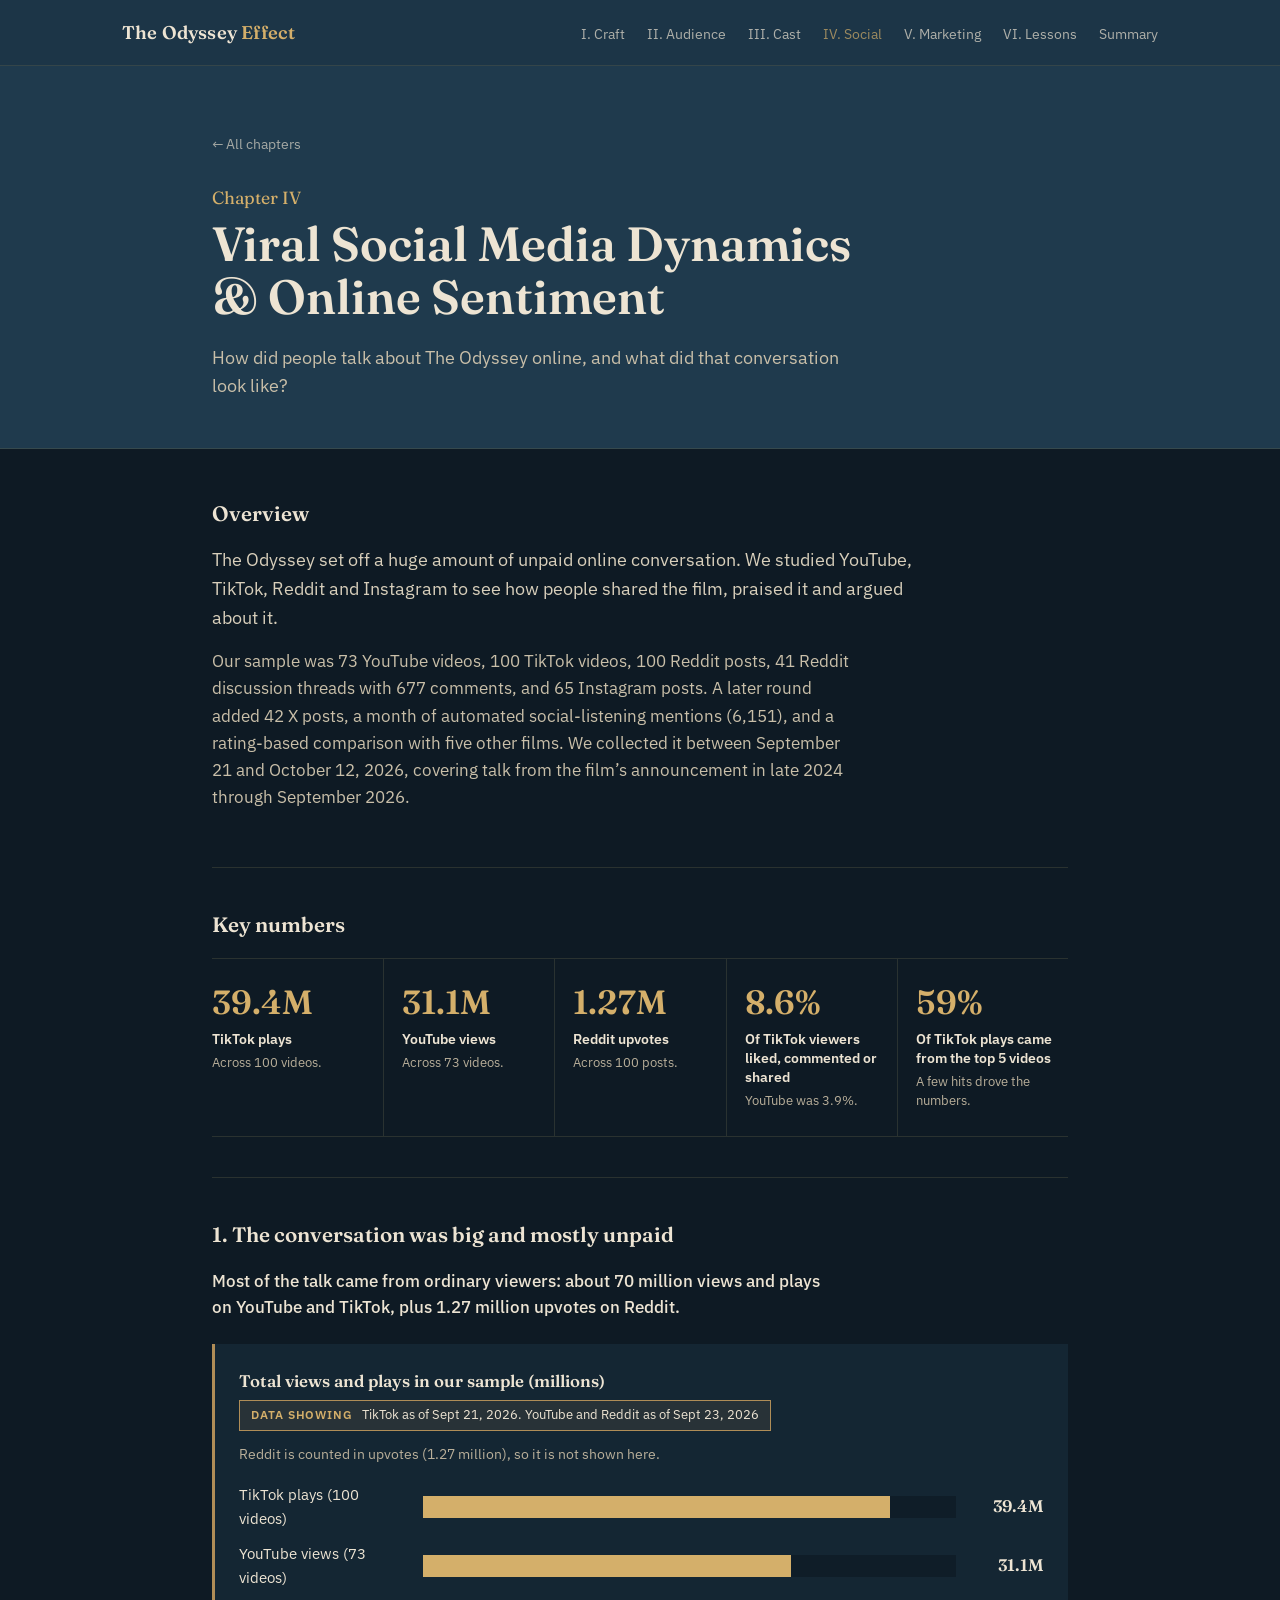
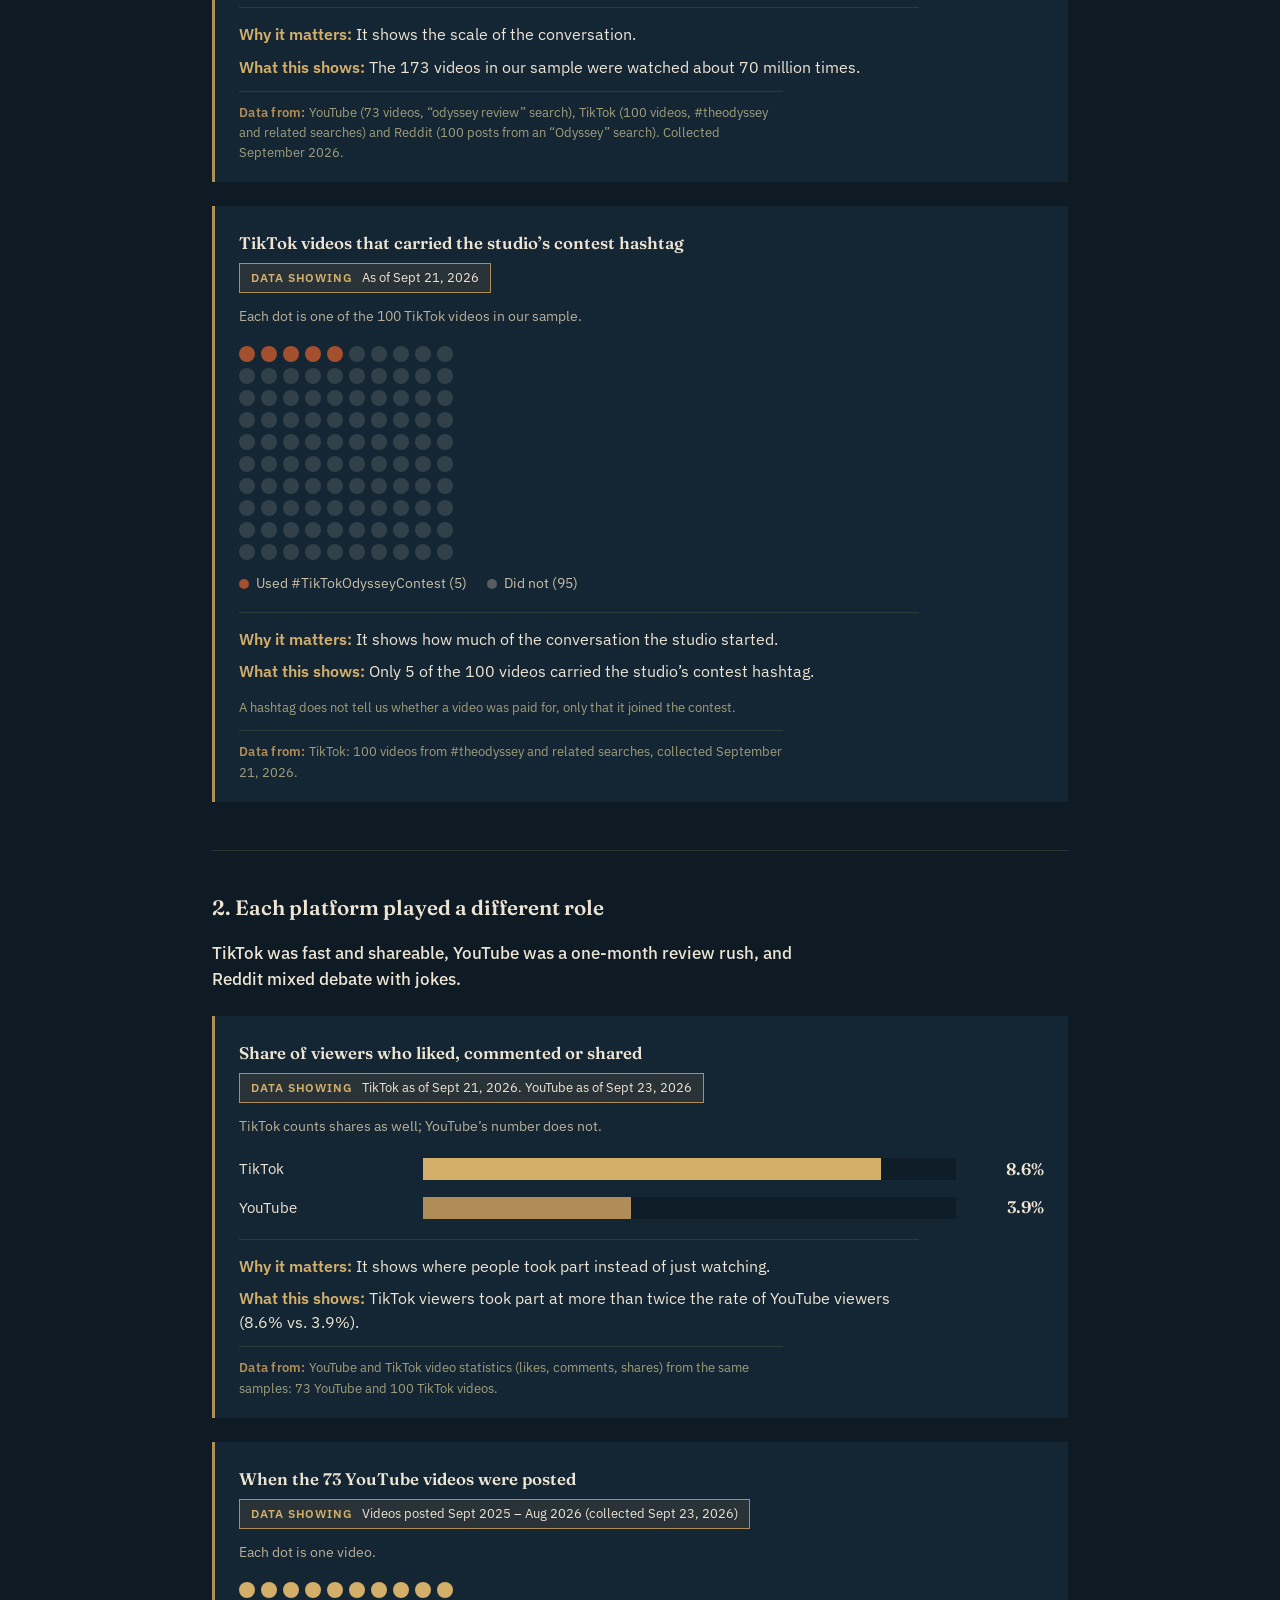
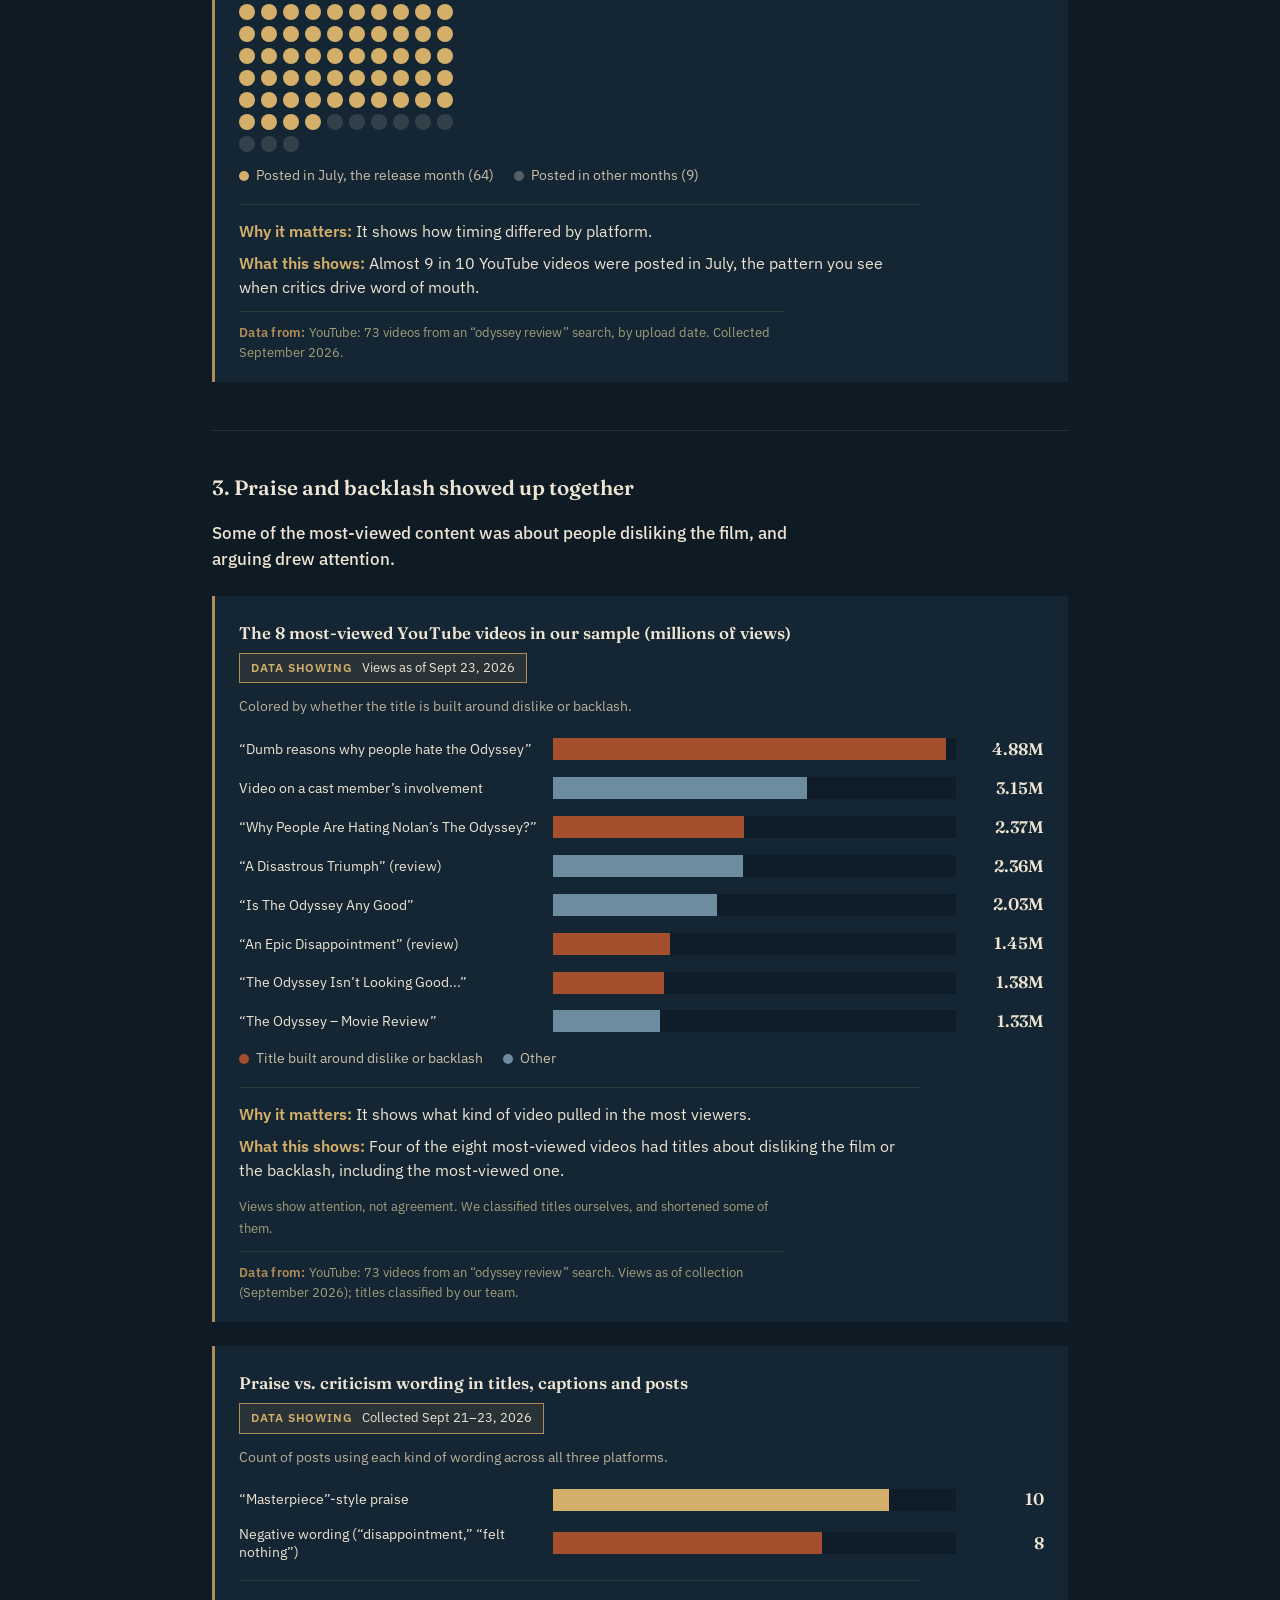
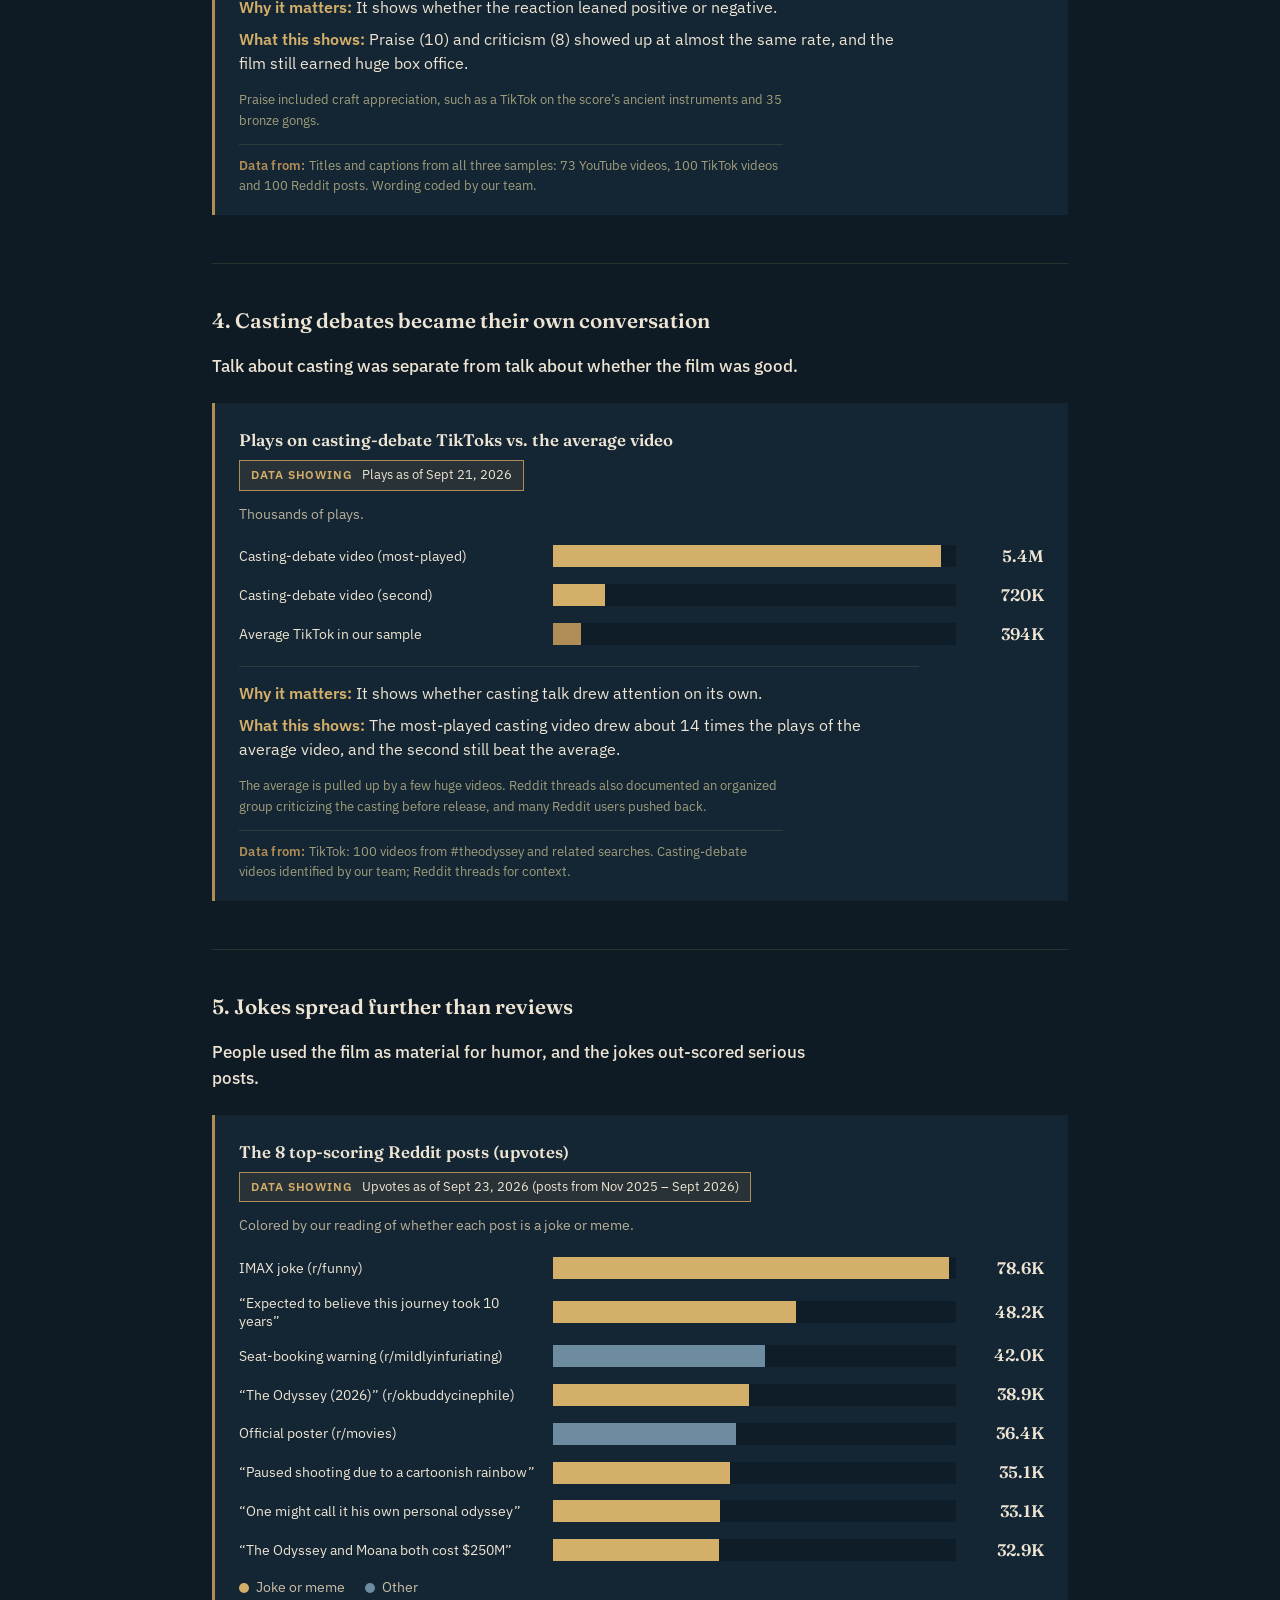
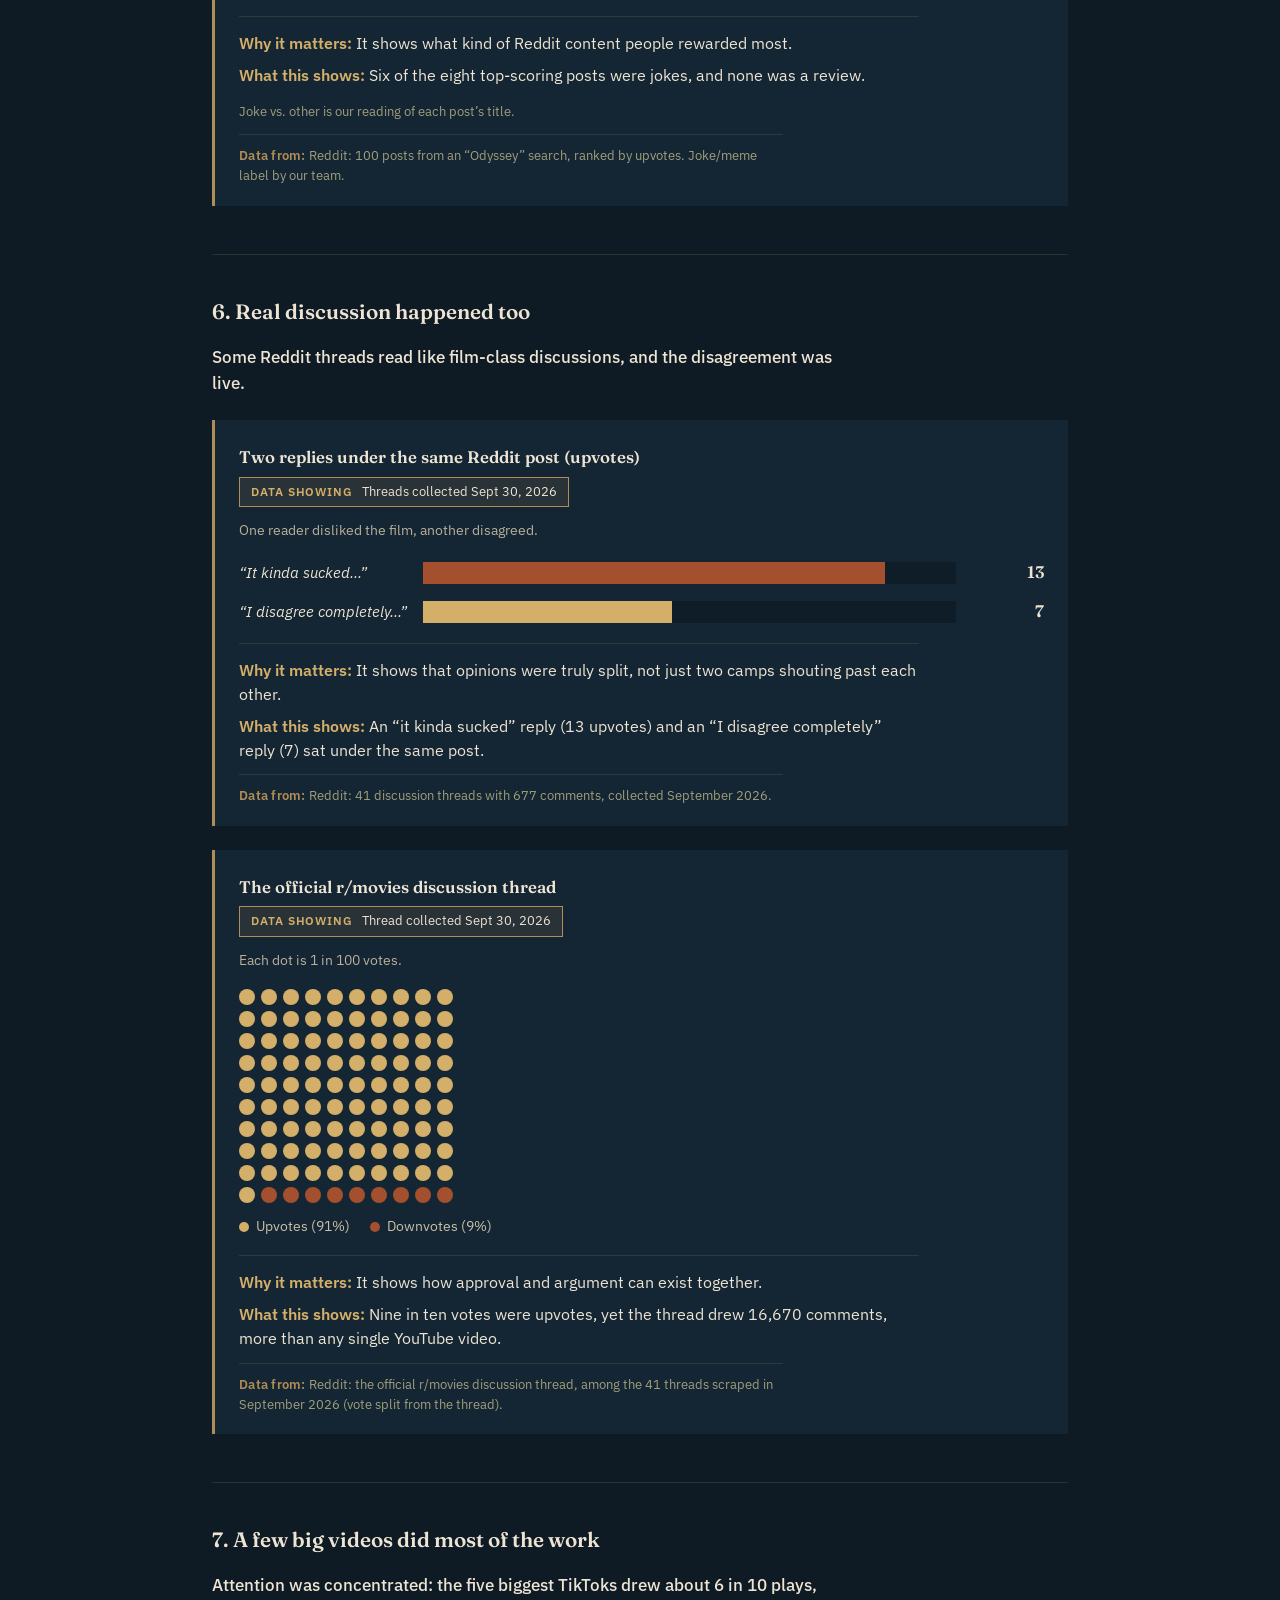
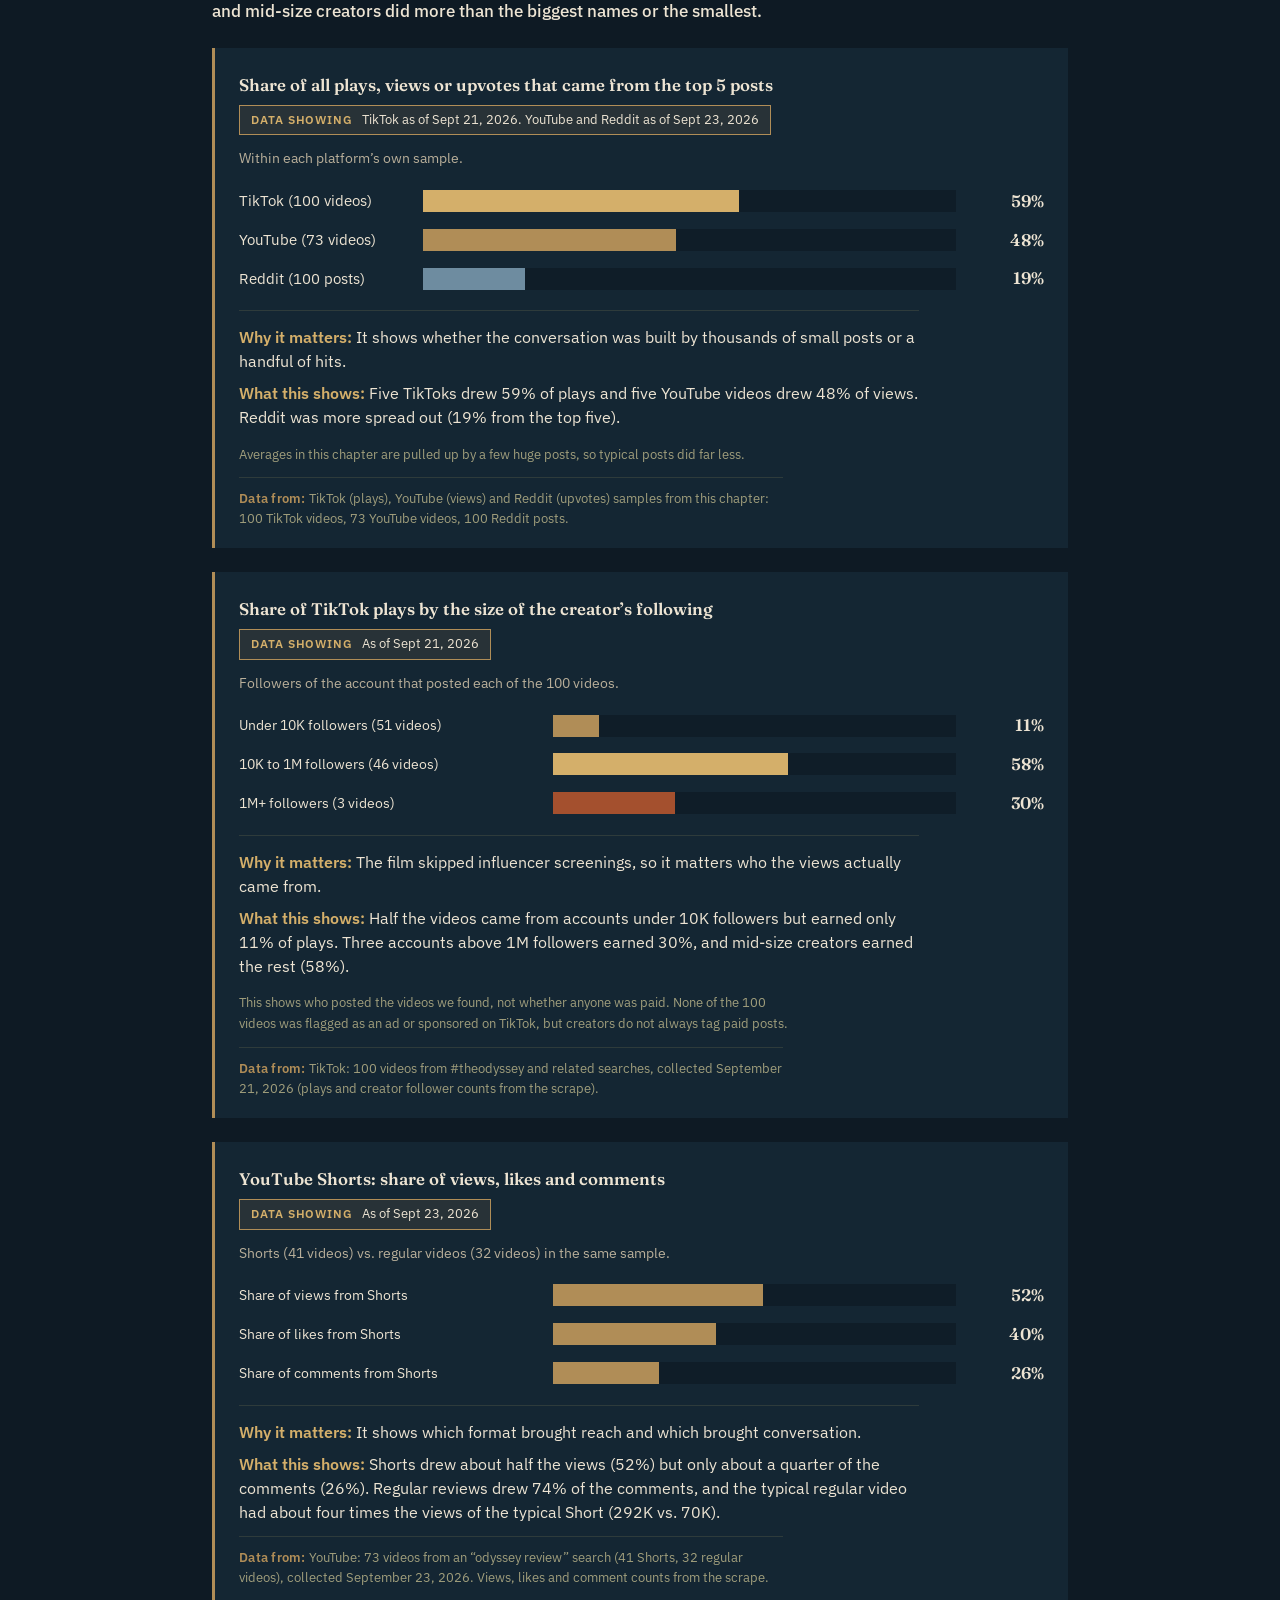
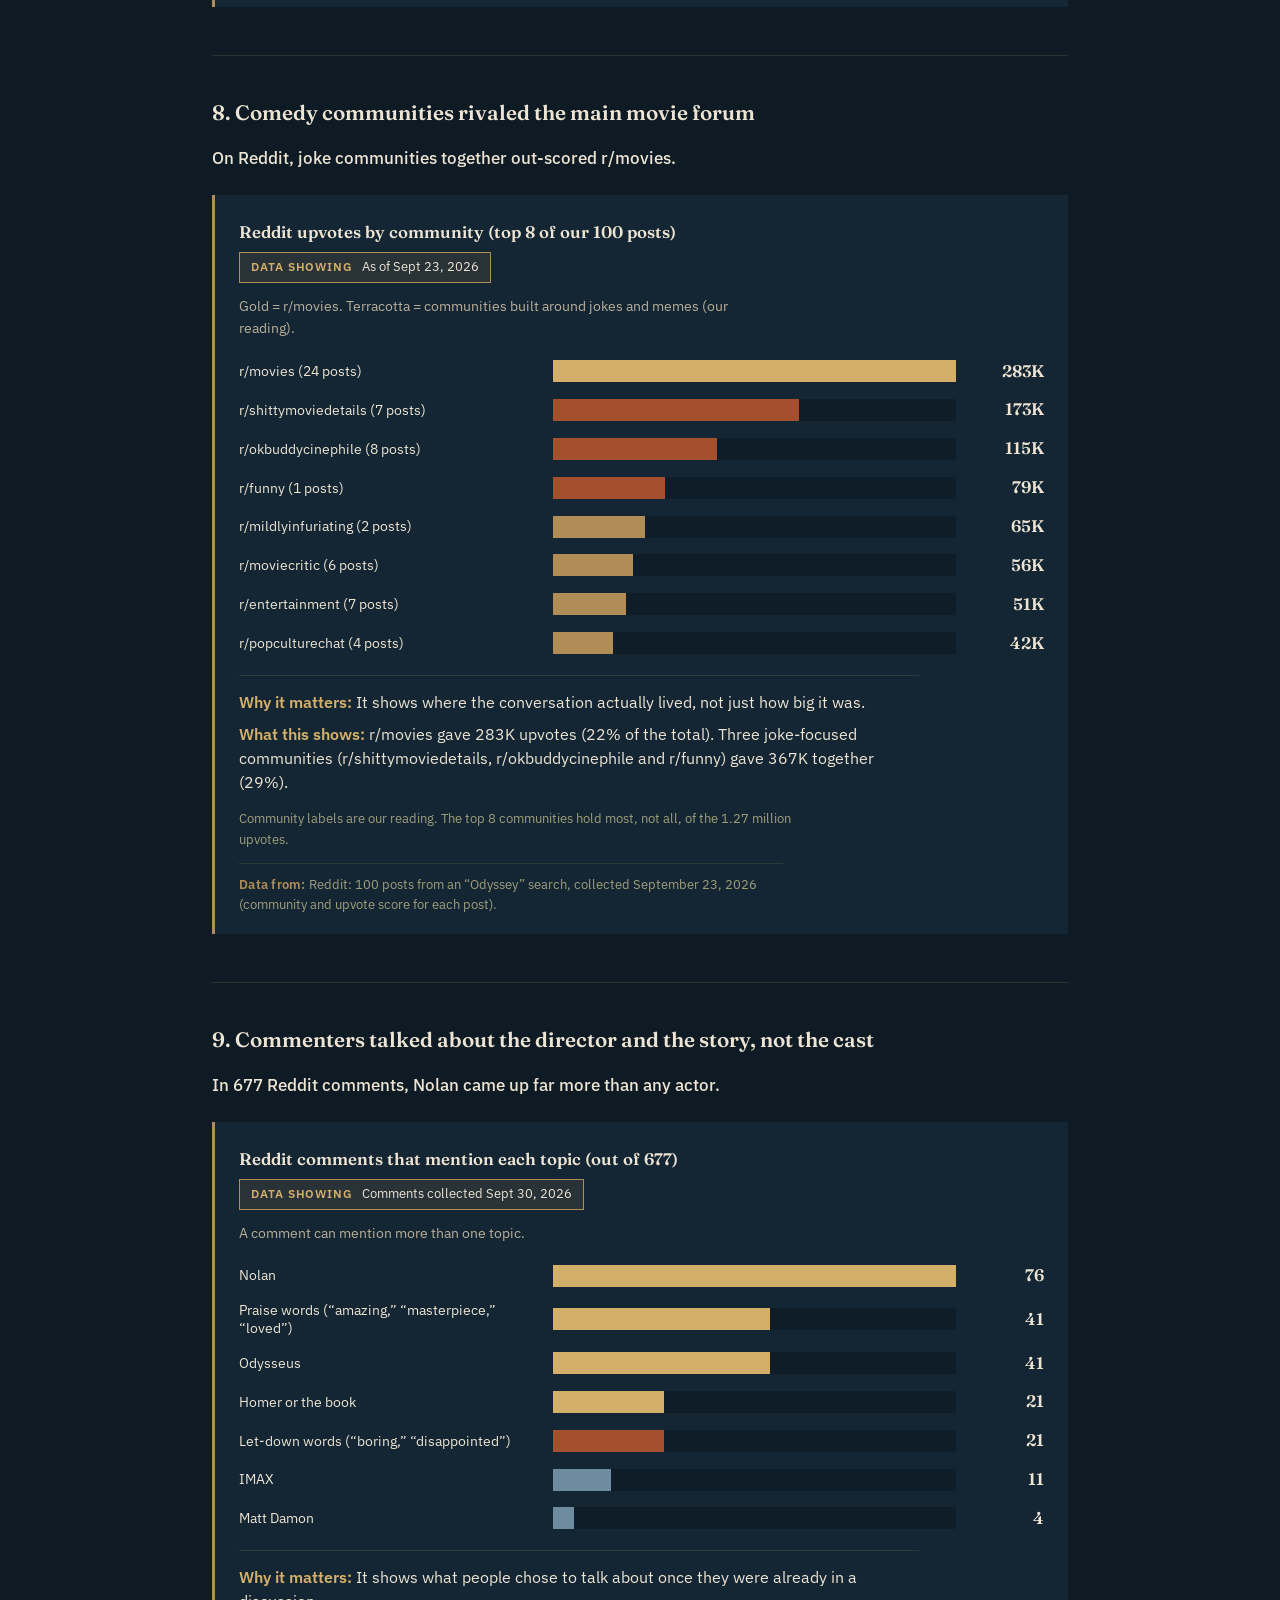
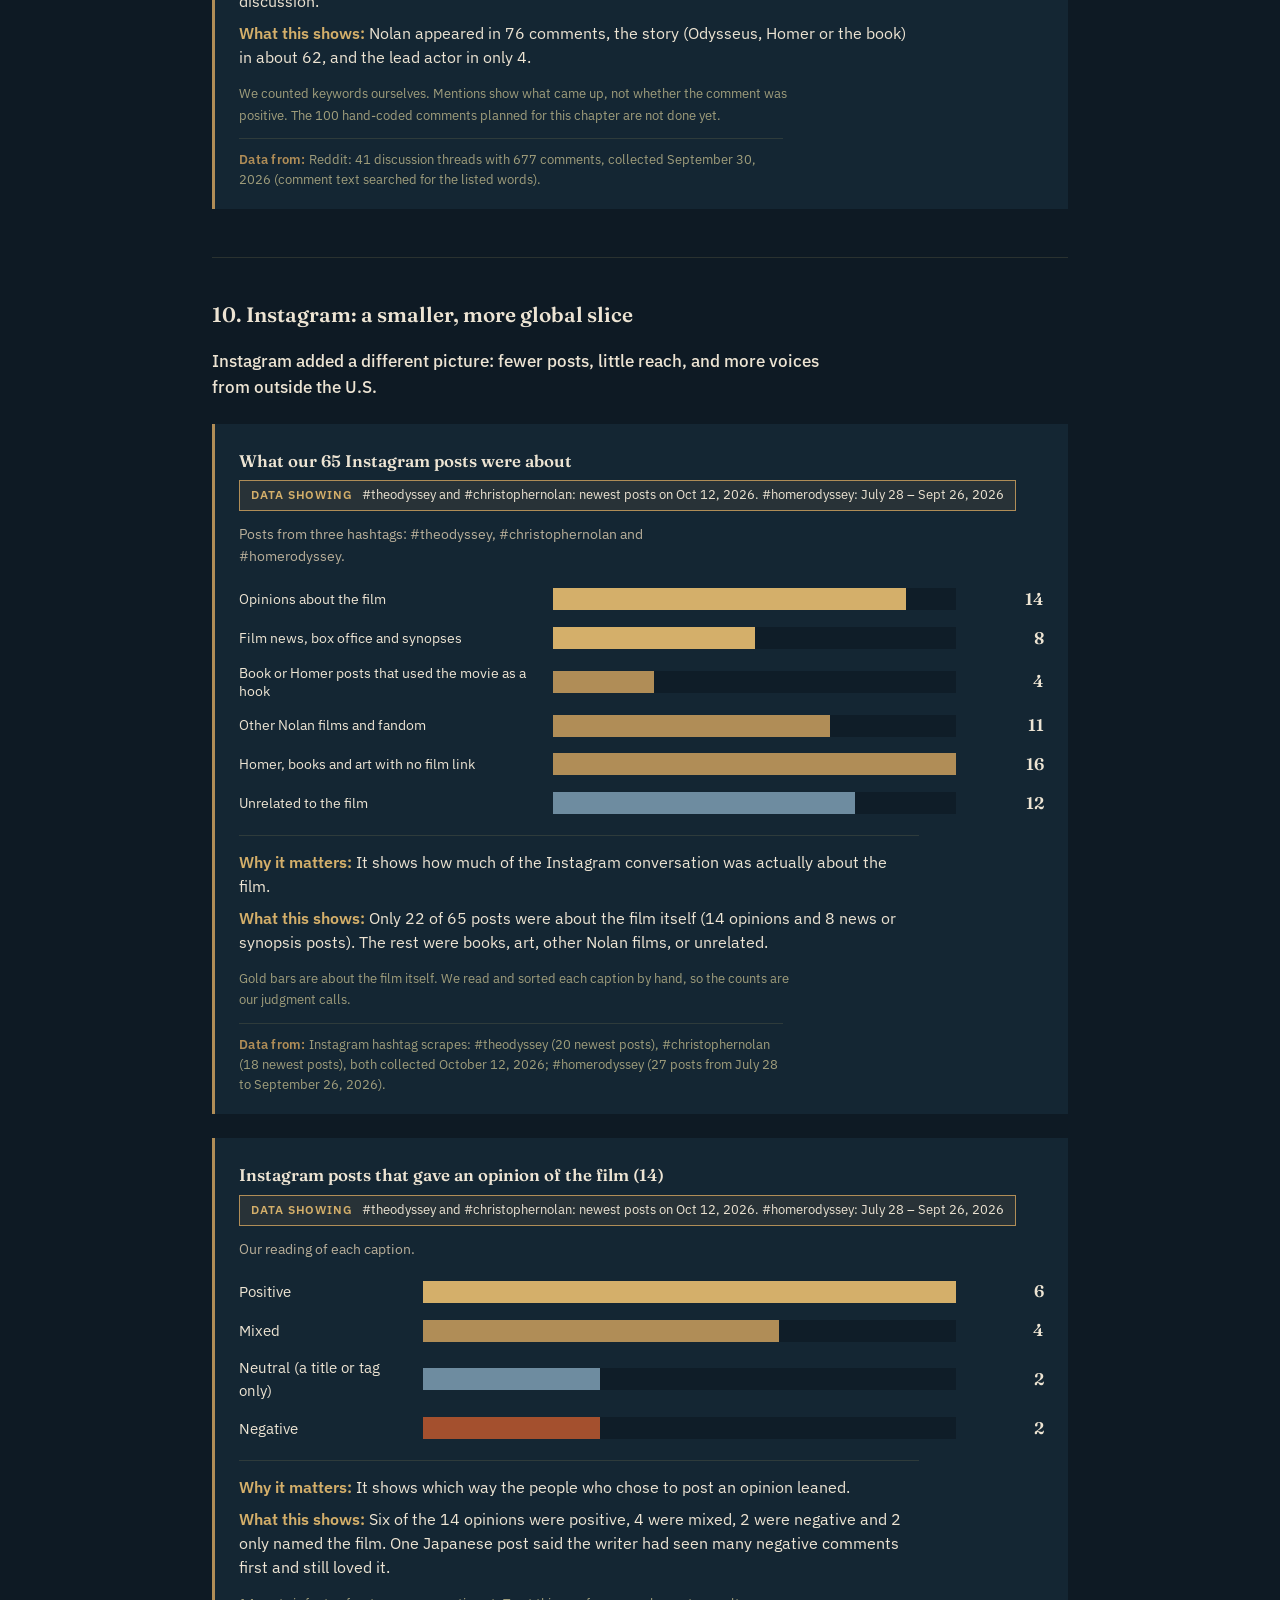
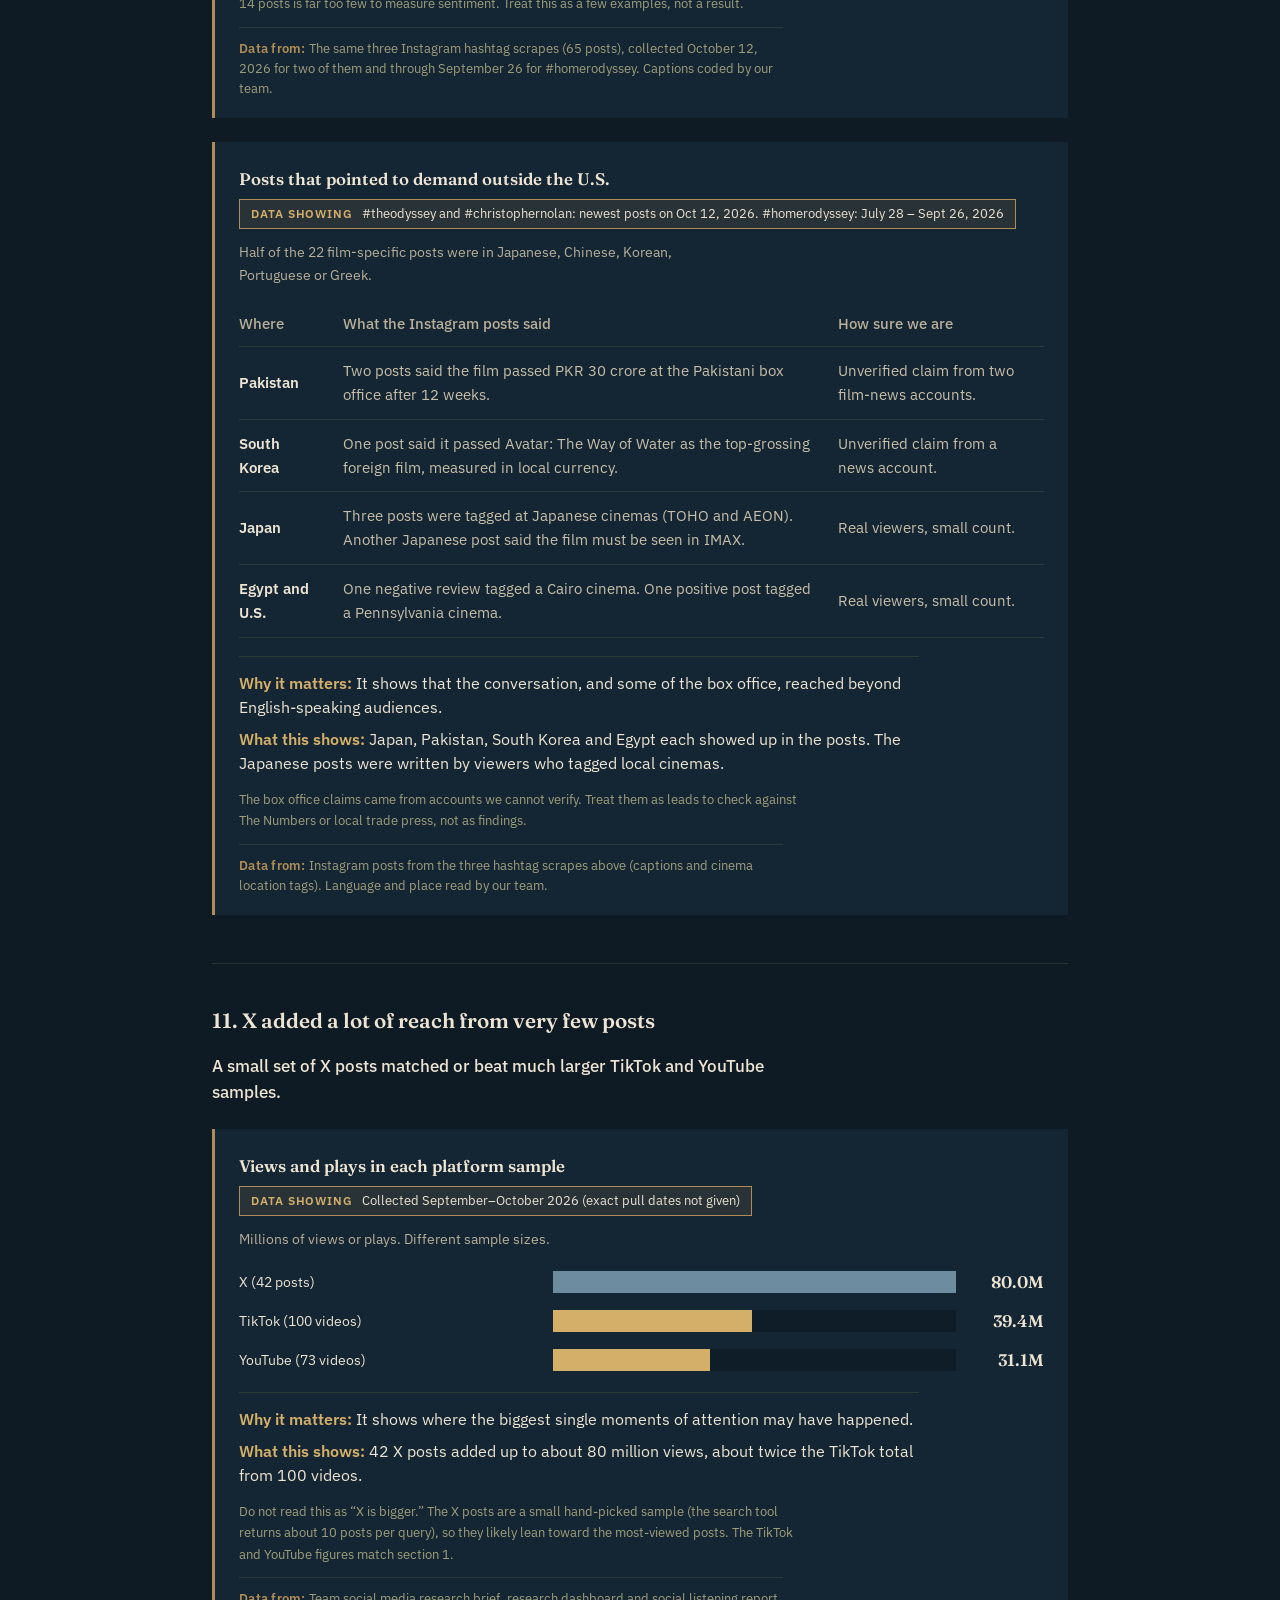
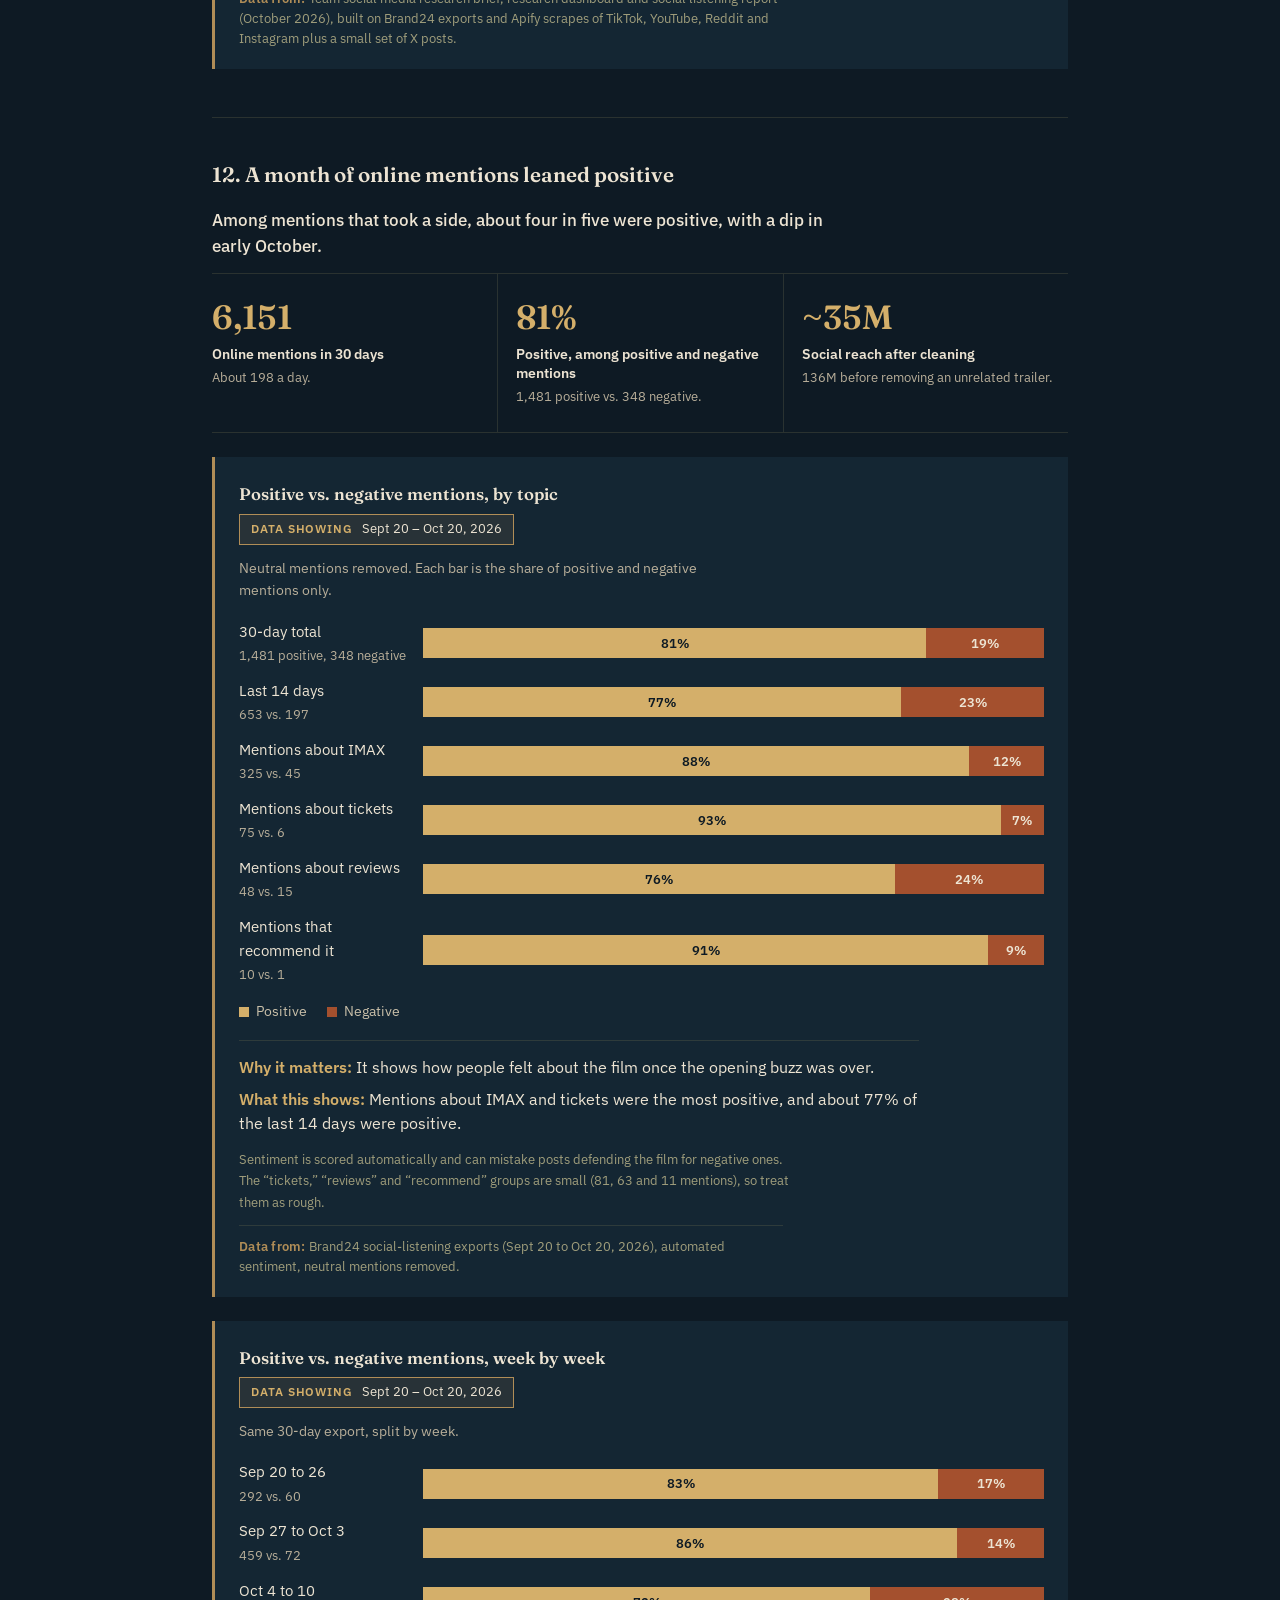
<file: viral-social.html>
<!DOCTYPE html>
<html lang="en">
<head>
<meta charset="UTF-8">
<meta name="viewport" content="width=device-width, initial-scale=1">
<title>IV. Viral Social Media Dynamics & Online Sentiment — The Odyssey Effect</title>
<link rel="preconnect" href="https://fonts.googleapis.com">
<link href="https://fonts.googleapis.com/css2?family=Fraunces:opsz,wght@9..144,500;9..144,600&family=IBM+Plex+Sans:wght@400;500;600&display=swap" rel="stylesheet">
<link rel="stylesheet" href="style.css">
</head>
<body>

<header class="site-header">
  <div class="inner">
    <div class="site-title"><a href="index.html" style="color:inherit">The Odyssey <span>Effect</span></a></div>
    <nav class="chapter-nav">
      <a href="technical-craft.html">I. Craft</a>
      <a href="gen-z-audience.html">II. Audience</a>
      <a href="cast-celebrity.html">III. Cast</a>
      <a href="viral-social.html" class="current">IV. Social</a>
      <a href="marketing-distribution.html">V. Marketing</a>
      <a href="lessons-for-studios.html">VI. Lessons</a>
      <a href="summary.html">Summary</a>
    </nav>
  </div>
</header>

<div class="chapter-header">
  <div class="chapter-header-inner">
    <a href="index.html" class="back">&larr; All chapters</a>
    <p class="num">Chapter IV</p>
    <h1>Viral Social Media Dynamics &amp; Online Sentiment</h1>
    <p class="question">How did people talk about The Odyssey online, and what did that conversation look like?</p>
  </div>
</div>

<div class="chapter-content">

  <div class="section">
    <h2>Overview</h2>
    <p class="lead">The Odyssey set off a huge amount of unpaid online conversation. We studied YouTube, TikTok, Reddit and Instagram to see how people shared the film, praised it and argued about it.</p><p class="prose">Our sample was 73 YouTube videos, 100 TikTok videos, 100 Reddit posts, 41 Reddit discussion threads with 677 comments, and 65 Instagram posts. A later round added 42 X posts, a month of automated social-listening mentions (6,151), and a rating-based comparison with five other films. We collected it between September 21 and October 12, 2026, covering talk from the film&rsquo;s announcement in late 2024 through September 2026.</p>
  </div>

  <div class="section">
    <h2>Key numbers</h2>
    <div class="stat-strip n5"><div class="stat"><p class="stat-num">39.4M</p><p class="stat-label">TikTok plays</p><p class="stat-note">Across 100 videos.</p></div><div class="stat"><p class="stat-num">31.1M</p><p class="stat-label">YouTube views</p><p class="stat-note">Across 73 videos.</p></div><div class="stat"><p class="stat-num">1.27M</p><p class="stat-label">Reddit upvotes</p><p class="stat-note">Across 100 posts.</p></div><div class="stat"><p class="stat-num">8.6%</p><p class="stat-label">Of TikTok viewers liked, commented or shared</p><p class="stat-note">YouTube was 3.9%.</p></div><div class="stat"><p class="stat-num">59%</p><p class="stat-label">Of TikTok plays came from the top 5 videos</p><p class="stat-note">A few hits drove the numbers.</p></div></div>
  </div>

  <div class="section">
    <h2>1. The conversation was big and mostly unpaid</h2>
    <p class="finding-sum">Most of the talk came from ordinary viewers: about 70 million views and plays on YouTube and TikTok, plus 1.27 million upvotes on Reddit.</p>
    <div class="figure"><p class="figure-title">Total views and plays in our sample (millions)</p><p class="figure-date"><span>Data showing</span> TikTok as of Sept 21, 2026. YouTube and Reddit as of Sept 23, 2026</p><p class="figure-sub">Reddit is counted in upvotes (1.27 million), so it is not shown here.</p><div class="bars "><div class="bar-row"><span class="bar-label">TikTok plays (100 videos)</span><div class="bar-track"><div class="bar-fill odyssey" style="width:87.6%"></div></div><span class="bar-value">39.4M</span></div><div class="bar-row"><span class="bar-label">YouTube views (73 videos)</span><div class="bar-track"><div class="bar-fill odyssey" style="width:69.1%"></div></div><span class="bar-value">31.1M</span></div></div><p class="figure-shows"><strong>Why it matters:</strong> It shows the scale of the conversation.</p><p class="figure-shows"><strong>What this shows:</strong> The 173 videos in our sample were watched about 70 million times.</p><p class="figure-source"><strong>Data from:</strong> YouTube (73 videos, &ldquo;odyssey review&rdquo; search), TikTok (100 videos, #theodyssey and related searches) and Reddit (100 posts from an &ldquo;Odyssey&rdquo; search). Collected September 2026.</p></div><div class="figure"><p class="figure-title">TikTok videos that carried the studio&rsquo;s contest hashtag</p><p class="figure-date"><span>Data showing</span> As of Sept 21, 2026</p><p class="figure-sub">Each dot is one of the 100 TikTok videos in our sample.</p><div class="dots-block"><div class="dots" style="max-width:220px"><span class="dot alt"></span><span class="dot alt"></span><span class="dot alt"></span><span class="dot alt"></span><span class="dot alt"></span><span class="dot off"></span><span class="dot off"></span><span class="dot off"></span><span class="dot off"></span><span class="dot off"></span><span class="dot off"></span><span class="dot off"></span><span class="dot off"></span><span class="dot off"></span><span class="dot off"></span><span class="dot off"></span><span class="dot off"></span><span class="dot off"></span><span class="dot off"></span><span class="dot off"></span><span class="dot off"></span><span class="dot off"></span><span class="dot off"></span><span class="dot off"></span><span class="dot off"></span><span class="dot off"></span><span class="dot off"></span><span class="dot off"></span><span class="dot off"></span><span class="dot off"></span><span class="dot off"></span><span class="dot off"></span><span class="dot off"></span><span class="dot off"></span><span class="dot off"></span><span class="dot off"></span><span class="dot off"></span><span class="dot off"></span><span class="dot off"></span><span class="dot off"></span><span class="dot off"></span><span class="dot off"></span><span class="dot off"></span><span class="dot off"></span><span class="dot off"></span><span class="dot off"></span><span class="dot off"></span><span class="dot off"></span><span class="dot off"></span><span class="dot off"></span><span class="dot off"></span><span class="dot off"></span><span class="dot off"></span><span class="dot off"></span><span class="dot off"></span><span class="dot off"></span><span class="dot off"></span><span class="dot off"></span><span class="dot off"></span><span class="dot off"></span><span class="dot off"></span><span class="dot off"></span><span class="dot off"></span><span class="dot off"></span><span class="dot off"></span><span class="dot off"></span><span class="dot off"></span><span class="dot off"></span><span class="dot off"></span><span class="dot off"></span><span class="dot off"></span><span class="dot off"></span><span class="dot off"></span><span class="dot off"></span><span class="dot off"></span><span class="dot off"></span><span class="dot off"></span><span class="dot off"></span><span class="dot off"></span><span class="dot off"></span><span class="dot off"></span><span class="dot off"></span><span class="dot off"></span><span class="dot off"></span><span class="dot off"></span><span class="dot off"></span><span class="dot off"></span><span class="dot off"></span><span class="dot off"></span><span class="dot off"></span><span class="dot off"></span><span class="dot off"></span><span class="dot off"></span><span class="dot off"></span><span class="dot off"></span><span class="dot off"></span><span class="dot off"></span><span class="dot off"></span><span class="dot off"></span><span class="dot off"></span></div><div class="dots-legend"><span class="alt">Used #TikTokOdysseyContest (5)</span><span class="off">Did not (95)</span></div></div><p class="figure-shows"><strong>Why it matters:</strong> It shows how much of the conversation the studio started.</p><p class="figure-shows"><strong>What this shows:</strong> Only 5 of the 100 videos carried the studio&rsquo;s contest hashtag.</p><p class="figure-note">A hashtag does not tell us whether a video was paid for, only that it joined the contest.</p><p class="figure-source"><strong>Data from:</strong> TikTok: 100 videos from #theodyssey and related searches, collected September 21, 2026.</p></div>
  </div>

  <div class="section">
    <h2>2. Each platform played a different role</h2>
    <p class="finding-sum">TikTok was fast and shareable, YouTube was a one-month review rush, and Reddit mixed debate with jokes.</p>
    <div class="figure"><p class="figure-title">Share of viewers who liked, commented or shared</p><p class="figure-date"><span>Data showing</span> TikTok as of Sept 21, 2026. YouTube as of Sept 23, 2026</p><p class="figure-sub">TikTok counts shares as well; YouTube&rsquo;s number does not.</p><div class="bars "><div class="bar-row"><span class="bar-label">TikTok</span><div class="bar-track"><div class="bar-fill odyssey" style="width:86.0%"></div></div><span class="bar-value">8.6%</span></div><div class="bar-row"><span class="bar-label">YouTube</span><div class="bar-track"><div class="bar-fill neutral" style="width:39.0%"></div></div><span class="bar-value">3.9%</span></div></div><p class="figure-shows"><strong>Why it matters:</strong> It shows where people took part instead of just watching.</p><p class="figure-shows"><strong>What this shows:</strong> TikTok viewers took part at more than twice the rate of YouTube viewers (8.6% vs. 3.9%).</p><p class="figure-source"><strong>Data from:</strong> YouTube and TikTok video statistics (likes, comments, shares) from the same samples: 73 YouTube and 100 TikTok videos.</p></div><div class="figure"><p class="figure-title">When the 73 YouTube videos were posted</p><p class="figure-date"><span>Data showing</span> Videos posted Sept 2025 &ndash; Aug 2026 (collected Sept 23, 2026)</p><p class="figure-sub">Each dot is one video.</p><div class="dots-block"><div class="dots" style="max-width:220px"><span class="dot on"></span><span class="dot on"></span><span class="dot on"></span><span class="dot on"></span><span class="dot on"></span><span class="dot on"></span><span class="dot on"></span><span class="dot on"></span><span class="dot on"></span><span class="dot on"></span><span class="dot on"></span><span class="dot on"></span><span class="dot on"></span><span class="dot on"></span><span class="dot on"></span><span class="dot on"></span><span class="dot on"></span><span class="dot on"></span><span class="dot on"></span><span class="dot on"></span><span class="dot on"></span><span class="dot on"></span><span class="dot on"></span><span class="dot on"></span><span class="dot on"></span><span class="dot on"></span><span class="dot on"></span><span class="dot on"></span><span class="dot on"></span><span class="dot on"></span><span class="dot on"></span><span class="dot on"></span><span class="dot on"></span><span class="dot on"></span><span class="dot on"></span><span class="dot on"></span><span class="dot on"></span><span class="dot on"></span><span class="dot on"></span><span class="dot on"></span><span class="dot on"></span><span class="dot on"></span><span class="dot on"></span><span class="dot on"></span><span class="dot on"></span><span class="dot on"></span><span class="dot on"></span><span class="dot on"></span><span class="dot on"></span><span class="dot on"></span><span class="dot on"></span><span class="dot on"></span><span class="dot on"></span><span class="dot on"></span><span class="dot on"></span><span class="dot on"></span><span class="dot on"></span><span class="dot on"></span><span class="dot on"></span><span class="dot on"></span><span class="dot on"></span><span class="dot on"></span><span class="dot on"></span><span class="dot on"></span><span class="dot off"></span><span class="dot off"></span><span class="dot off"></span><span class="dot off"></span><span class="dot off"></span><span class="dot off"></span><span class="dot off"></span><span class="dot off"></span><span class="dot off"></span></div><div class="dots-legend"><span class="on">Posted in July, the release month (64)</span><span class="off">Posted in other months (9)</span></div></div><p class="figure-shows"><strong>Why it matters:</strong> It shows how timing differed by platform.</p><p class="figure-shows"><strong>What this shows:</strong> Almost 9 in 10 YouTube videos were posted in July, the pattern you see when critics drive word of mouth.</p><p class="figure-source"><strong>Data from:</strong> YouTube: 73 videos from an &ldquo;odyssey review&rdquo; search, by upload date. Collected September 2026.</p></div>
  </div>

  <div class="section">
    <h2>3. Praise and backlash showed up together</h2>
    <p class="finding-sum">Some of the most-viewed content was about people disliking the film, and arguing drew attention.</p>
    <div class="figure"><p class="figure-title">The 8 most-viewed YouTube videos in our sample (millions of views)</p><p class="figure-date"><span>Data showing</span> Views as of Sept 23, 2026</p><p class="figure-sub">Colored by whether the title is built around dislike or backlash.</p><div class="bars wide "><div class="bar-row"><span class="bar-label">&ldquo;Dumb reasons why people hate the Odyssey&rdquo;</span><div class="bar-track"><div class="bar-fill rival" style="width:97.6%"></div></div><span class="bar-value">4.88M</span></div><div class="bar-row"><span class="bar-label">Video on a cast member&rsquo;s involvement</span><div class="bar-track"><div class="bar-fill slate" style="width:63.0%"></div></div><span class="bar-value">3.15M</span></div><div class="bar-row"><span class="bar-label">&ldquo;Why People Are Hating Nolan&rsquo;s The Odyssey?&rdquo;</span><div class="bar-track"><div class="bar-fill rival" style="width:47.4%"></div></div><span class="bar-value">2.37M</span></div><div class="bar-row"><span class="bar-label">&ldquo;A Disastrous Triumph&rdquo; (review)</span><div class="bar-track"><div class="bar-fill slate" style="width:47.2%"></div></div><span class="bar-value">2.36M</span></div><div class="bar-row"><span class="bar-label">&ldquo;Is The Odyssey Any Good&rdquo;</span><div class="bar-track"><div class="bar-fill slate" style="width:40.6%"></div></div><span class="bar-value">2.03M</span></div><div class="bar-row"><span class="bar-label">&ldquo;An Epic Disappointment&rdquo; (review)</span><div class="bar-track"><div class="bar-fill rival" style="width:29.0%"></div></div><span class="bar-value">1.45M</span></div><div class="bar-row"><span class="bar-label">&ldquo;The Odyssey Isn&rsquo;t Looking Good...&rdquo;</span><div class="bar-track"><div class="bar-fill rival" style="width:27.6%"></div></div><span class="bar-value">1.38M</span></div><div class="bar-row"><span class="bar-label">&ldquo;The Odyssey &ndash; Movie Review&rdquo;</span><div class="bar-track"><div class="bar-fill slate" style="width:26.6%"></div></div><span class="bar-value">1.33M</span></div></div><div class="dots-legend"><span class="alt">Title built around dislike or backlash</span><span class="blue">Other</span></div><p class="figure-shows"><strong>Why it matters:</strong> It shows what kind of video pulled in the most viewers.</p><p class="figure-shows"><strong>What this shows:</strong> Four of the eight most-viewed videos had titles about disliking the film or the backlash, including the most-viewed one.</p><p class="figure-note">Views show attention, not agreement. We classified titles ourselves, and shortened some of them.</p><p class="figure-source"><strong>Data from:</strong> YouTube: 73 videos from an &ldquo;odyssey review&rdquo; search. Views as of collection (September 2026); titles classified by our team.</p></div><div class="figure"><p class="figure-title">Praise vs. criticism wording in titles, captions and posts</p><p class="figure-date"><span>Data showing</span> Collected Sept 21&ndash;23, 2026</p><p class="figure-sub">Count of posts using each kind of wording across all three platforms.</p><div class="bars wide "><div class="bar-row"><span class="bar-label">&ldquo;Masterpiece&rdquo;-style praise</span><div class="bar-track"><div class="bar-fill odyssey" style="width:83.3%"></div></div><span class="bar-value">10</span></div><div class="bar-row"><span class="bar-label">Negative wording (&ldquo;disappointment,&rdquo; &ldquo;felt nothing&rdquo;)</span><div class="bar-track"><div class="bar-fill rival" style="width:66.7%"></div></div><span class="bar-value">8</span></div></div><p class="figure-shows"><strong>Why it matters:</strong> It shows whether the reaction leaned positive or negative.</p><p class="figure-shows"><strong>What this shows:</strong> Praise (10) and criticism (8) showed up at almost the same rate, and the film still earned huge box office.</p><p class="figure-note">Praise included craft appreciation, such as a TikTok on the score&rsquo;s ancient instruments and 35 bronze gongs.</p><p class="figure-source"><strong>Data from:</strong> Titles and captions from all three samples: 73 YouTube videos, 100 TikTok videos and 100 Reddit posts. Wording coded by our team.</p></div>
  </div>

  <div class="section">
    <h2>4. Casting debates became their own conversation</h2>
    <p class="finding-sum">Talk about casting was separate from talk about whether the film was good.</p>
    <div class="figure"><p class="figure-title">Plays on casting-debate TikToks vs. the average video</p><p class="figure-date"><span>Data showing</span> Plays as of Sept 21, 2026</p><p class="figure-sub">Thousands of plays.</p><div class="bars wide "><div class="bar-row"><span class="bar-label">Casting-debate video (most-played)</span><div class="bar-track"><div class="bar-fill odyssey" style="width:96.4%"></div></div><span class="bar-value">5.4M</span></div><div class="bar-row"><span class="bar-label">Casting-debate video (second)</span><div class="bar-track"><div class="bar-fill odyssey" style="width:12.9%"></div></div><span class="bar-value">720K</span></div><div class="bar-row"><span class="bar-label">Average TikTok in our sample</span><div class="bar-track"><div class="bar-fill neutral" style="width:7.0%"></div></div><span class="bar-value">394K</span></div></div><p class="figure-shows"><strong>Why it matters:</strong> It shows whether casting talk drew attention on its own.</p><p class="figure-shows"><strong>What this shows:</strong> The most-played casting video drew about 14 times the plays of the average video, and the second still beat the average.</p><p class="figure-note">The average is pulled up by a few huge videos. Reddit threads also documented an organized group criticizing the casting before release, and many Reddit users pushed back.</p><p class="figure-source"><strong>Data from:</strong> TikTok: 100 videos from #theodyssey and related searches. Casting-debate videos identified by our team; Reddit threads for context.</p></div>
  </div>

  <div class="section">
    <h2>5. Jokes spread further than reviews</h2>
    <p class="finding-sum">People used the film as material for humor, and the jokes out-scored serious posts.</p>
    <div class="figure"><p class="figure-title">The 8 top-scoring Reddit posts (upvotes)</p><p class="figure-date"><span>Data showing</span> Upvotes as of Sept 23, 2026 (posts from Nov 2025 &ndash; Sept 2026)</p><p class="figure-sub">Colored by our reading of whether each post is a joke or meme.</p><div class="bars wide "><div class="bar-row"><span class="bar-label">IMAX joke (r/funny)</span><div class="bar-track"><div class="bar-fill odyssey" style="width:98.2%"></div></div><span class="bar-value">78.6K</span></div><div class="bar-row"><span class="bar-label">&ldquo;Expected to believe this journey took 10 years&rdquo;</span><div class="bar-track"><div class="bar-fill odyssey" style="width:60.2%"></div></div><span class="bar-value">48.2K</span></div><div class="bar-row"><span class="bar-label">Seat-booking warning (r/mildlyinfuriating)</span><div class="bar-track"><div class="bar-fill slate" style="width:52.5%"></div></div><span class="bar-value">42.0K</span></div><div class="bar-row"><span class="bar-label">&ldquo;The Odyssey (2026)&rdquo; (r/okbuddycinephile)</span><div class="bar-track"><div class="bar-fill odyssey" style="width:48.6%"></div></div><span class="bar-value">38.9K</span></div><div class="bar-row"><span class="bar-label">Official poster (r/movies)</span><div class="bar-track"><div class="bar-fill slate" style="width:45.5%"></div></div><span class="bar-value">36.4K</span></div><div class="bar-row"><span class="bar-label">&ldquo;Paused shooting due to a cartoonish rainbow&rdquo;</span><div class="bar-track"><div class="bar-fill odyssey" style="width:43.9%"></div></div><span class="bar-value">35.1K</span></div><div class="bar-row"><span class="bar-label">&ldquo;One might call it his own personal odyssey&rdquo;</span><div class="bar-track"><div class="bar-fill odyssey" style="width:41.4%"></div></div><span class="bar-value">33.1K</span></div><div class="bar-row"><span class="bar-label">&ldquo;The Odyssey and Moana both cost $250M&rdquo;</span><div class="bar-track"><div class="bar-fill odyssey" style="width:41.1%"></div></div><span class="bar-value">32.9K</span></div></div><div class="dots-legend"><span class="on">Joke or meme</span><span class="blue">Other</span></div><p class="figure-shows"><strong>Why it matters:</strong> It shows what kind of Reddit content people rewarded most.</p><p class="figure-shows"><strong>What this shows:</strong> Six of the eight top-scoring posts were jokes, and none was a review.</p><p class="figure-note">Joke vs. other is our reading of each post&rsquo;s title.</p><p class="figure-source"><strong>Data from:</strong> Reddit: 100 posts from an &ldquo;Odyssey&rdquo; search, ranked by upvotes. Joke/meme label by our team.</p></div>
  </div>

  <div class="section">
    <h2>6. Real discussion happened too</h2>
    <p class="finding-sum">Some Reddit threads read like film-class discussions, and the disagreement was live.</p>
    <div class="figure"><p class="figure-title">Two replies under the same Reddit post (upvotes)</p><p class="figure-date"><span>Data showing</span> Threads collected Sept 30, 2026</p><p class="figure-sub">One reader disliked the film, another disagreed.</p><div class="bars quote-bars"><div class="bar-row"><span class="bar-label">&ldquo;It kinda sucked...&rdquo;</span><div class="bar-track"><div class="bar-fill rival" style="width:86.7%"></div></div><span class="bar-value">13</span></div><div class="bar-row"><span class="bar-label">&ldquo;I disagree completely...&rdquo;</span><div class="bar-track"><div class="bar-fill odyssey" style="width:46.7%"></div></div><span class="bar-value">7</span></div></div><p class="figure-shows"><strong>Why it matters:</strong> It shows that opinions were truly split, not just two camps shouting past each other.</p><p class="figure-shows"><strong>What this shows:</strong> An &ldquo;it kinda sucked&rdquo; reply (13 upvotes) and an &ldquo;I disagree completely&rdquo; reply (7) sat under the same post.</p><p class="figure-source"><strong>Data from:</strong> Reddit: 41 discussion threads with 677 comments, collected September 2026.</p></div><div class="figure"><p class="figure-title">The official r/movies discussion thread</p><p class="figure-date"><span>Data showing</span> Thread collected Sept 30, 2026</p><p class="figure-sub">Each dot is 1 in 100 votes.</p><div class="dots-block"><div class="dots" style="max-width:220px"><span class="dot on"></span><span class="dot on"></span><span class="dot on"></span><span class="dot on"></span><span class="dot on"></span><span class="dot on"></span><span class="dot on"></span><span class="dot on"></span><span class="dot on"></span><span class="dot on"></span><span class="dot on"></span><span class="dot on"></span><span class="dot on"></span><span class="dot on"></span><span class="dot on"></span><span class="dot on"></span><span class="dot on"></span><span class="dot on"></span><span class="dot on"></span><span class="dot on"></span><span class="dot on"></span><span class="dot on"></span><span class="dot on"></span><span class="dot on"></span><span class="dot on"></span><span class="dot on"></span><span class="dot on"></span><span class="dot on"></span><span class="dot on"></span><span class="dot on"></span><span class="dot on"></span><span class="dot on"></span><span class="dot on"></span><span class="dot on"></span><span class="dot on"></span><span class="dot on"></span><span class="dot on"></span><span class="dot on"></span><span class="dot on"></span><span class="dot on"></span><span class="dot on"></span><span class="dot on"></span><span class="dot on"></span><span class="dot on"></span><span class="dot on"></span><span class="dot on"></span><span class="dot on"></span><span class="dot on"></span><span class="dot on"></span><span class="dot on"></span><span class="dot on"></span><span class="dot on"></span><span class="dot on"></span><span class="dot on"></span><span class="dot on"></span><span class="dot on"></span><span class="dot on"></span><span class="dot on"></span><span class="dot on"></span><span class="dot on"></span><span class="dot on"></span><span class="dot on"></span><span class="dot on"></span><span class="dot on"></span><span class="dot on"></span><span class="dot on"></span><span class="dot on"></span><span class="dot on"></span><span class="dot on"></span><span class="dot on"></span><span class="dot on"></span><span class="dot on"></span><span class="dot on"></span><span class="dot on"></span><span class="dot on"></span><span class="dot on"></span><span class="dot on"></span><span class="dot on"></span><span class="dot on"></span><span class="dot on"></span><span class="dot on"></span><span class="dot on"></span><span class="dot on"></span><span class="dot on"></span><span class="dot on"></span><span class="dot on"></span><span class="dot on"></span><span class="dot on"></span><span class="dot on"></span><span class="dot on"></span><span class="dot on"></span><span class="dot alt"></span><span class="dot alt"></span><span class="dot alt"></span><span class="dot alt"></span><span class="dot alt"></span><span class="dot alt"></span><span class="dot alt"></span><span class="dot alt"></span><span class="dot alt"></span></div><div class="dots-legend"><span class="on">Upvotes (91%)</span><span class="alt">Downvotes (9%)</span></div></div><p class="figure-shows"><strong>Why it matters:</strong> It shows how approval and argument can exist together.</p><p class="figure-shows"><strong>What this shows:</strong> Nine in ten votes were upvotes, yet the thread drew 16,670 comments, more than any single YouTube video.</p><p class="figure-source"><strong>Data from:</strong> Reddit: the official r/movies discussion thread, among the 41 threads scraped in September 2026 (vote split from the thread).</p></div>
  </div>

  <div class="section">
    <h2>7. A few big videos did most of the work</h2>
    <p class="finding-sum">Attention was concentrated: the five biggest TikToks drew about 6 in 10 plays, and mid-size creators did more than the biggest names or the smallest.</p>
    <div class="figure"><p class="figure-title">Share of all plays, views or upvotes that came from the top 5 posts</p><p class="figure-date"><span>Data showing</span> TikTok as of Sept 21, 2026. YouTube and Reddit as of Sept 23, 2026</p><p class="figure-sub">Within each platform&rsquo;s own sample.</p><div class="bars "><div class="bar-row"><span class="bar-label">TikTok (100 videos)</span><div class="bar-track"><div class="bar-fill odyssey" style="width:59.3%"></div></div><span class="bar-value">59%</span></div><div class="bar-row"><span class="bar-label">YouTube (73 videos)</span><div class="bar-track"><div class="bar-fill neutral" style="width:47.5%"></div></div><span class="bar-value">48%</span></div><div class="bar-row"><span class="bar-label">Reddit (100 posts)</span><div class="bar-track"><div class="bar-fill slate" style="width:19.2%"></div></div><span class="bar-value">19%</span></div></div><p class="figure-shows"><strong>Why it matters:</strong> It shows whether the conversation was built by thousands of small posts or a handful of hits.</p><p class="figure-shows"><strong>What this shows:</strong> Five TikToks drew 59% of plays and five YouTube videos drew 48% of views. Reddit was more spread out (19% from the top five).</p><p class="figure-note">Averages in this chapter are pulled up by a few huge posts, so typical posts did far less.</p><p class="figure-source"><strong>Data from:</strong> TikTok (plays), YouTube (views) and Reddit (upvotes) samples from this chapter: 100 TikTok videos, 73 YouTube videos, 100 Reddit posts.</p></div><div class="figure"><p class="figure-title">Share of TikTok plays by the size of the creator&rsquo;s following</p><p class="figure-date"><span>Data showing</span> As of Sept 21, 2026</p><p class="figure-sub">Followers of the account that posted each of the 100 videos.</p><div class="bars wide "><div class="bar-row"><span class="bar-label">Under 10K followers (51 videos)</span><div class="bar-track"><div class="bar-fill neutral" style="width:11.4%"></div></div><span class="bar-value">11%</span></div><div class="bar-row"><span class="bar-label">10K to 1M followers (46 videos)</span><div class="bar-track"><div class="bar-fill odyssey" style="width:58.4%"></div></div><span class="bar-value">58%</span></div><div class="bar-row"><span class="bar-label">1M+ followers (3 videos)</span><div class="bar-track"><div class="bar-fill rival" style="width:30.2%"></div></div><span class="bar-value">30%</span></div></div><p class="figure-shows"><strong>Why it matters:</strong> The film skipped influencer screenings, so it matters who the views actually came from.</p><p class="figure-shows"><strong>What this shows:</strong> Half the videos came from accounts under 10K followers but earned only 11% of plays. Three accounts above 1M followers earned 30%, and mid-size creators earned the rest (58%).</p><p class="figure-note">This shows who posted the videos we found, not whether anyone was paid. None of the 100 videos was flagged as an ad or sponsored on TikTok, but creators do not always tag paid posts.</p><p class="figure-source"><strong>Data from:</strong> TikTok: 100 videos from #theodyssey and related searches, collected September 21, 2026 (plays and creator follower counts from the scrape).</p></div><div class="figure"><p class="figure-title">YouTube Shorts: share of views, likes and comments</p><p class="figure-date"><span>Data showing</span> As of Sept 23, 2026</p><p class="figure-sub">Shorts (41 videos) vs. regular videos (32 videos) in the same sample.</p><div class="bars wide "><div class="bar-row"><span class="bar-label">Share of views from Shorts</span><div class="bar-track"><div class="bar-fill neutral" style="width:52.1%"></div></div><span class="bar-value">52%</span></div><div class="bar-row"><span class="bar-label">Share of likes from Shorts</span><div class="bar-track"><div class="bar-fill neutral" style="width:40.4%"></div></div><span class="bar-value">40%</span></div><div class="bar-row"><span class="bar-label">Share of comments from Shorts</span><div class="bar-track"><div class="bar-fill neutral" style="width:26.3%"></div></div><span class="bar-value">26%</span></div></div><p class="figure-shows"><strong>Why it matters:</strong> It shows which format brought reach and which brought conversation.</p><p class="figure-shows"><strong>What this shows:</strong> Shorts drew about half the views (52%) but only about a quarter of the comments (26%). Regular reviews drew 74% of the comments, and the typical regular video had about four times the views of the typical Short (292K vs. 70K).</p><p class="figure-source"><strong>Data from:</strong> YouTube: 73 videos from an &ldquo;odyssey review&rdquo; search (41 Shorts, 32 regular videos), collected September 23, 2026. Views, likes and comment counts from the scrape.</p></div>
  </div>

  <div class="section">
    <h2>8. Comedy communities rivaled the main movie forum</h2>
    <p class="finding-sum">On Reddit, joke communities together out-scored r/movies.</p>
    <div class="figure"><p class="figure-title">Reddit upvotes by community (top 8 of our 100 posts)</p><p class="figure-date"><span>Data showing</span> As of Sept 23, 2026</p><p class="figure-sub">Gold = r/movies. Terracotta = communities built around jokes and memes (our reading).</p><div class="bars wide "><div class="bar-row"><span class="bar-label">r/movies (24 posts)</span><div class="bar-track"><div class="bar-fill odyssey" style="width:100.0%"></div></div><span class="bar-value">283K</span></div><div class="bar-row"><span class="bar-label">r/shittymoviedetails (7 posts)</span><div class="bar-track"><div class="bar-fill rival" style="width:61.0%"></div></div><span class="bar-value">173K</span></div><div class="bar-row"><span class="bar-label">r/okbuddycinephile (8 posts)</span><div class="bar-track"><div class="bar-fill rival" style="width:40.7%"></div></div><span class="bar-value">115K</span></div><div class="bar-row"><span class="bar-label">r/funny (1 posts)</span><div class="bar-track"><div class="bar-fill rival" style="width:27.7%"></div></div><span class="bar-value">79K</span></div><div class="bar-row"><span class="bar-label">r/mildlyinfuriating (2 posts)</span><div class="bar-track"><div class="bar-fill neutral" style="width:22.9%"></div></div><span class="bar-value">65K</span></div><div class="bar-row"><span class="bar-label">r/moviecritic (6 posts)</span><div class="bar-track"><div class="bar-fill neutral" style="width:19.8%"></div></div><span class="bar-value">56K</span></div><div class="bar-row"><span class="bar-label">r/entertainment (7 posts)</span><div class="bar-track"><div class="bar-fill neutral" style="width:18.0%"></div></div><span class="bar-value">51K</span></div><div class="bar-row"><span class="bar-label">r/popculturechat (4 posts)</span><div class="bar-track"><div class="bar-fill neutral" style="width:14.8%"></div></div><span class="bar-value">42K</span></div></div><p class="figure-shows"><strong>Why it matters:</strong> It shows where the conversation actually lived, not just how big it was.</p><p class="figure-shows"><strong>What this shows:</strong> r/movies gave 283K upvotes (22% of the total). Three joke-focused communities (r/shittymoviedetails, r/okbuddycinephile and r/funny) gave 367K together (29%).</p><p class="figure-note">Community labels are our reading. The top 8 communities hold most, not all, of the 1.27 million upvotes.</p><p class="figure-source"><strong>Data from:</strong> Reddit: 100 posts from an &ldquo;Odyssey&rdquo; search, collected September 23, 2026 (community and upvote score for each post).</p></div>
  </div>

  <div class="section">
    <h2>9. Commenters talked about the director and the story, not the cast</h2>
    <p class="finding-sum">In 677 Reddit comments, Nolan came up far more than any actor.</p>
    <div class="figure"><p class="figure-title">Reddit comments that mention each topic (out of 677)</p><p class="figure-date"><span>Data showing</span> Comments collected Sept 30, 2026</p><p class="figure-sub">A comment can mention more than one topic.</p><div class="bars wide "><div class="bar-row"><span class="bar-label">Nolan</span><div class="bar-track"><div class="bar-fill odyssey" style="width:100.0%"></div></div><span class="bar-value">76</span></div><div class="bar-row"><span class="bar-label">Praise words (&ldquo;amazing,&rdquo; &ldquo;masterpiece,&rdquo; &ldquo;loved&rdquo;)</span><div class="bar-track"><div class="bar-fill odyssey" style="width:53.9%"></div></div><span class="bar-value">41</span></div><div class="bar-row"><span class="bar-label">Odysseus</span><div class="bar-track"><div class="bar-fill odyssey" style="width:53.9%"></div></div><span class="bar-value">41</span></div><div class="bar-row"><span class="bar-label">Homer or the book</span><div class="bar-track"><div class="bar-fill odyssey" style="width:27.6%"></div></div><span class="bar-value">21</span></div><div class="bar-row"><span class="bar-label">Let-down words (&ldquo;boring,&rdquo; &ldquo;disappointed&rdquo;)</span><div class="bar-track"><div class="bar-fill rival" style="width:27.6%"></div></div><span class="bar-value">21</span></div><div class="bar-row"><span class="bar-label">IMAX</span><div class="bar-track"><div class="bar-fill slate" style="width:14.5%"></div></div><span class="bar-value">11</span></div><div class="bar-row"><span class="bar-label">Matt Damon</span><div class="bar-track"><div class="bar-fill slate" style="width:5.3%"></div></div><span class="bar-value">4</span></div></div><p class="figure-shows"><strong>Why it matters:</strong> It shows what people chose to talk about once they were already in a discussion.</p><p class="figure-shows"><strong>What this shows:</strong> Nolan appeared in 76 comments, the story (Odysseus, Homer or the book) in about 62, and the lead actor in only 4.</p><p class="figure-note">We counted keywords ourselves. Mentions show what came up, not whether the comment was positive. The 100 hand-coded comments planned for this chapter are not done yet.</p><p class="figure-source"><strong>Data from:</strong> Reddit: 41 discussion threads with 677 comments, collected September 30, 2026 (comment text searched for the listed words).</p></div>
  </div>

  <div class="section">
    <h2>10. Instagram: a smaller, more global slice</h2>
    <p class="finding-sum">Instagram added a different picture: fewer posts, little reach, and more voices from outside the U.S.</p>
    <div class="figure"><p class="figure-title">What our 65 Instagram posts were about</p><p class="figure-date"><span>Data showing</span> #theodyssey and #christophernolan: newest posts on Oct 12, 2026. #homerodyssey: July 28 &ndash; Sept 26, 2026</p><p class="figure-sub">Posts from three hashtags: #theodyssey, #christophernolan and #homerodyssey.</p><div class="bars wide "><div class="bar-row"><span class="bar-label">Opinions about the film</span><div class="bar-track"><div class="bar-fill odyssey" style="width:87.5%"></div></div><span class="bar-value">14</span></div><div class="bar-row"><span class="bar-label">Film news, box office and synopses</span><div class="bar-track"><div class="bar-fill odyssey" style="width:50.0%"></div></div><span class="bar-value">8</span></div><div class="bar-row"><span class="bar-label">Book or Homer posts that used the movie as a hook</span><div class="bar-track"><div class="bar-fill neutral" style="width:25.0%"></div></div><span class="bar-value">4</span></div><div class="bar-row"><span class="bar-label">Other Nolan films and fandom</span><div class="bar-track"><div class="bar-fill neutral" style="width:68.8%"></div></div><span class="bar-value">11</span></div><div class="bar-row"><span class="bar-label">Homer, books and art with no film link</span><div class="bar-track"><div class="bar-fill neutral" style="width:100.0%"></div></div><span class="bar-value">16</span></div><div class="bar-row"><span class="bar-label">Unrelated to the film</span><div class="bar-track"><div class="bar-fill slate" style="width:75.0%"></div></div><span class="bar-value">12</span></div></div><p class="figure-shows"><strong>Why it matters:</strong> It shows how much of the Instagram conversation was actually about the film.</p><p class="figure-shows"><strong>What this shows:</strong> Only 22 of 65 posts were about the film itself (14 opinions and 8 news or synopsis posts). The rest were books, art, other Nolan films, or unrelated.</p><p class="figure-note">Gold bars are about the film itself. We read and sorted each caption by hand, so the counts are our judgment calls.</p><p class="figure-source"><strong>Data from:</strong> Instagram hashtag scrapes: #theodyssey (20 newest posts), #christophernolan (18 newest posts), both collected October 12, 2026; #homerodyssey (27 posts from July 28 to September 26, 2026).</p></div><div class="figure"><p class="figure-title">Instagram posts that gave an opinion of the film (14)</p><p class="figure-date"><span>Data showing</span> #theodyssey and #christophernolan: newest posts on Oct 12, 2026. #homerodyssey: July 28 &ndash; Sept 26, 2026</p><p class="figure-sub">Our reading of each caption.</p><div class="bars "><div class="bar-row"><span class="bar-label">Positive</span><div class="bar-track"><div class="bar-fill odyssey" style="width:100.0%"></div></div><span class="bar-value">6</span></div><div class="bar-row"><span class="bar-label">Mixed</span><div class="bar-track"><div class="bar-fill neutral" style="width:66.7%"></div></div><span class="bar-value">4</span></div><div class="bar-row"><span class="bar-label">Neutral (a title or tag only)</span><div class="bar-track"><div class="bar-fill slate" style="width:33.3%"></div></div><span class="bar-value">2</span></div><div class="bar-row"><span class="bar-label">Negative</span><div class="bar-track"><div class="bar-fill rival" style="width:33.3%"></div></div><span class="bar-value">2</span></div></div><p class="figure-shows"><strong>Why it matters:</strong> It shows which way the people who chose to post an opinion leaned.</p><p class="figure-shows"><strong>What this shows:</strong> Six of the 14 opinions were positive, 4 were mixed, 2 were negative and 2 only named the film. One Japanese post said the writer had seen many negative comments first and still loved it.</p><p class="figure-note">14 posts is far too few to measure sentiment. Treat this as a few examples, not a result.</p><p class="figure-source"><strong>Data from:</strong> The same three Instagram hashtag scrapes (65 posts), collected October 12, 2026 for two of them and through September 26 for #homerodyssey. Captions coded by our team.</p></div><div class="figure"><p class="figure-title">Posts that pointed to demand outside the U.S.</p><p class="figure-date"><span>Data showing</span> #theodyssey and #christophernolan: newest posts on Oct 12, 2026. #homerodyssey: July 28 &ndash; Sept 26, 2026</p><p class="figure-sub">Half of the 22 film-specific posts were in Japanese, Chinese, Korean, Portuguese or Greek.</p><div class="table-wrap"><table class="data text"><thead><tr><th>Where</th><th>What the Instagram posts said</th><th>How sure we are</th></tr></thead><tbody><tr><td>Pakistan</td><td>Two posts said the film passed PKR 30 crore at the Pakistani box office after 12 weeks.</td><td>Unverified claim from two film-news accounts.</td></tr><tr><td>South Korea</td><td>One post said it passed Avatar: The Way of Water as the top-grossing foreign film, measured in local currency.</td><td>Unverified claim from a news account.</td></tr><tr><td>Japan</td><td>Three posts were tagged at Japanese cinemas (TOHO and AEON). Another Japanese post said the film must be seen in IMAX.</td><td>Real viewers, small count.</td></tr><tr><td>Egypt and U.S.</td><td>One negative review tagged a Cairo cinema. One positive post tagged a Pennsylvania cinema.</td><td>Real viewers, small count.</td></tr></tbody></table></div><p class="figure-shows"><strong>Why it matters:</strong> It shows that the conversation, and some of the box office, reached beyond English-speaking audiences.</p><p class="figure-shows"><strong>What this shows:</strong> Japan, Pakistan, South Korea and Egypt each showed up in the posts. The Japanese posts were written by viewers who tagged local cinemas.</p><p class="figure-note">The box office claims came from accounts we cannot verify. Treat them as leads to check against The Numbers or local trade press, not as findings.</p><p class="figure-source"><strong>Data from:</strong> Instagram posts from the three hashtag scrapes above (captions and cinema location tags). Language and place read by our team.</p></div>
  </div>

  <div class="section"><h2>11. X added a lot of reach from very few posts</h2><p class="finding-sum">A small set of X posts matched or beat much larger TikTok and YouTube samples.</p><div class="figure"><p class="figure-title">Views and plays in each platform sample</p><p class="figure-date"><span>Data showing</span> Collected September&ndash;October 2026 (exact pull dates not given)</p><p class="figure-sub">Millions of views or plays. Different sample sizes.</p><div class="bars wide "><div class="bar-row"><span class="bar-label">X (42 posts)</span><div class="bar-track"><div class="bar-fill slate" style="width:100%"></div></div><span class="bar-value">80.0M</span></div><div class="bar-row"><span class="bar-label">TikTok (100 videos)</span><div class="bar-track"><div class="bar-fill odyssey" style="width:49.3%"></div></div><span class="bar-value">39.4M</span></div><div class="bar-row"><span class="bar-label">YouTube (73 videos)</span><div class="bar-track"><div class="bar-fill odyssey" style="width:38.9%"></div></div><span class="bar-value">31.1M</span></div></div><p class="figure-shows"><strong>Why it matters:</strong> It shows where the biggest single moments of attention may have happened.</p><p class="figure-shows"><strong>What this shows:</strong> 42 X posts added up to about 80 million views, about twice the TikTok total from 100 videos.</p><p class="figure-note">Do not read this as &ldquo;X is bigger.&rdquo; The X posts are a small hand-picked sample (the search tool returns about 10 posts per query), so they likely lean toward the most-viewed posts. The TikTok and YouTube figures match section 1.</p><p class="figure-source"><strong>Data from:</strong> Team social media research brief, research dashboard and social listening report (October 2026), built on Brand24 exports and Apify scrapes of TikTok, YouTube, Reddit and Instagram plus a small set of X posts.</p></div></div>

  <div class="section"><h2>12. A month of online mentions leaned positive</h2><p class="finding-sum">Among mentions that took a side, about four in five were positive, with a dip in early October.</p><div class="stat-strip n3"><div class="stat"><p class="stat-num">6,151</p><p class="stat-label">Online mentions in 30 days</p><p class="stat-note">About 198 a day.</p></div><div class="stat"><p class="stat-num">81%</p><p class="stat-label">Positive, among positive and negative mentions</p><p class="stat-note">1,481 positive vs. 348 negative.</p></div><div class="stat"><p class="stat-num">~35M</p><p class="stat-label">Social reach after cleaning</p><p class="stat-note">136M before removing an unrelated trailer.</p></div></div><div class="figure"><p class="figure-title">Positive vs. negative mentions, by topic</p><p class="figure-date"><span>Data showing</span> Sept 20 &ndash; Oct 20, 2026</p><p class="figure-sub">Neutral mentions removed. Each bar is the share of positive and negative mentions only.</p><div class="split"><div class="split-row"><span class="split-label">30-day total<br><small>1,481 positive, 348 negative</small></span><div class="split-track"><span class="split-seg a" style="width:81%">81%</span><span class="split-seg b" style="width:19%">19%</span></div></div><div class="split-row"><span class="split-label">Last 14 days<br><small>653 vs. 197</small></span><div class="split-track"><span class="split-seg a" style="width:77%">77%</span><span class="split-seg b" style="width:23%">23%</span></div></div><div class="split-row"><span class="split-label">Mentions about IMAX<br><small>325 vs. 45</small></span><div class="split-track"><span class="split-seg a" style="width:88%">88%</span><span class="split-seg b" style="width:12%">12%</span></div></div><div class="split-row"><span class="split-label">Mentions about tickets<br><small>75 vs. 6</small></span><div class="split-track"><span class="split-seg a" style="width:93%">93%</span><span class="split-seg b" style="width:7%">7%</span></div></div><div class="split-row"><span class="split-label">Mentions about reviews<br><small>48 vs. 15</small></span><div class="split-track"><span class="split-seg a" style="width:76%">76%</span><span class="split-seg b" style="width:24%">24%</span></div></div><div class="split-row"><span class="split-label">Mentions that recommend it<br><small>10 vs. 1</small></span><div class="split-track"><span class="split-seg a" style="width:91%">91%</span><span class="split-seg b" style="width:9%">9%</span></div></div></div><div class="split-legend"><span class="a">Positive</span><span class="b">Negative</span></div><p class="figure-shows"><strong>Why it matters:</strong> It shows how people felt about the film once the opening buzz was over.</p><p class="figure-shows"><strong>What this shows:</strong> Mentions about IMAX and tickets were the most positive, and about 77% of the last 14 days were positive.</p><p class="figure-note">Sentiment is scored automatically and can mistake posts defending the film for negative ones. The &ldquo;tickets,&rdquo; &ldquo;reviews&rdquo; and &ldquo;recommend&rdquo; groups are small (81, 63 and 11 mentions), so treat them as rough.</p><p class="figure-source"><strong>Data from:</strong> Brand24 social-listening exports (Sept 20 to Oct 20, 2026), automated sentiment, neutral mentions removed.</p></div><div class="figure"><p class="figure-title">Positive vs. negative mentions, week by week</p><p class="figure-date"><span>Data showing</span> Sept 20 &ndash; Oct 20, 2026</p><p class="figure-sub">Same 30-day export, split by week.</p><div class="split"><div class="split-row"><span class="split-label">Sep 20 to 26<br><small>292 vs. 60</small></span><div class="split-track"><span class="split-seg a" style="width:83%">83%</span><span class="split-seg b" style="width:17%">17%</span></div></div><div class="split-row"><span class="split-label">Sep 27 to Oct 3<br><small>459 vs. 72</small></span><div class="split-track"><span class="split-seg a" style="width:86%">86%</span><span class="split-seg b" style="width:14%">14%</span></div></div><div class="split-row"><span class="split-label">Oct 4 to 10<br><small>282 vs. 110</small></span><div class="split-track"><span class="split-seg a" style="width:72%">72%</span><span class="split-seg b" style="width:28%">28%</span></div></div><div class="split-row"><span class="split-label">Oct 11 to 17<br><small>316 vs. 78</small></span><div class="split-track"><span class="split-seg a" style="width:80%">80%</span><span class="split-seg b" style="width:20%">20%</span></div></div><div class="split-row"><span class="split-label">Oct 18 to 20<br><small>132 vs. 28</small></span><div class="split-track"><span class="split-seg a" style="width:83%">83%</span><span class="split-seg b" style="width:17%">17%</span></div></div></div><div class="split-legend"><span class="a">Positive</span><span class="b">Negative</span></div><p class="figure-shows"><strong>Why it matters:</strong> It shows whether goodwill held up.</p><p class="figure-shows"><strong>What this shows:</strong> The week of October 4&ndash;10 was the low point (72% positive), then it recovered to about 80%.</p><p class="figure-note">Our samples suggest part of the dip was talk about another film&rsquo;s weak opening, not The Odyssey itself. The last bar covers only three days.</p><p class="figure-source"><strong>Data from:</strong> Brand24 social-listening exports (Sept 20 to Oct 20, 2026), automated sentiment, neutral mentions removed.</p></div></div>

  <div class="section"><h2>13. Each platform had its own job</h2><p class="finding-sum">News set the agenda, YouTube argued, TikTok made edits and memes, X moved fast, and Reddit went deep.</p><div class="figure"><p class="figure-title">How each platform talked about The Odyssey</p><p class="figure-date"><span>Data showing</span> Collected September&ndash;October 2026 (exact pull dates not given)</p><p class="figure-sub">Our team&rsquo;s read of each sample.</p><div class="table-wrap"><table class="data text"><thead><tr><th>Platform</th><th>Its job in the conversation</th><th>What stood out</th></tr></thead><tbody><tr><td>X</td><td>Breaks news and polarizes</td><td>The 42 sampled posts carried about 80M views and the sharpest tone: box office headlines, casting arguments and reactions.</td></tr><tr><td>TikTok</td><td>Memes, edits and explainers</td><td>39.4M sampled views and the best engagement (median 8.9%). Agamemnon &ldquo;aura&rdquo; edits, cyclops jokes and mythology explainers did best. The top 4 videos held 55% of views.</td></tr><tr><td>YouTube</td><td>The argument arena</td><td>31.1M sampled views. Review channels dominated, and the biggest titles framed the film around backlash or disappointment. Channels over 1M subscribers drove 40% of views.</td></tr><tr><td>Reddit</td><td>Deep dives and jokes</td><td>About 1.19M upvotes and 168K comments on 102 relevant posts. Long threads on faithfulness to the book sat beside meme communities.</td></tr><tr><td>News and blogs</td><td>Set the agenda</td><td>About half of all mentions (news sites alone were 33.7%): box office records, the Oscars race and the home release, with almost no negative tone.</td></tr><tr><td>Bluesky, Threads, Instagram</td><td>Fan experience and format</td><td>Film-focused fans posted IMAX 70mm reports on Bluesky and Threads. Instagram was mostly studio and brand posts.</td></tr></tbody></table></div><p class="figure-shows"><strong>Why it matters:</strong> It helps a studio decide which platform fits which kind of message.</p><p class="figure-shows"><strong>What this shows:</strong> The same film was a news story, a debate, a meme and a close reading depending on where people met it.</p><p class="figure-note">These are patterns our team read in samples, not full counts. The Reddit numbers here (102 posts, 1.19M upvotes) use a stricter &ldquo;relevant to this film&rdquo; filter than section 1 (100 posts, 1.27M upvotes).</p><p class="figure-source"><strong>Data from:</strong> Team social media research brief, research dashboard and social listening report (October 2026), built on Brand24 exports and Apify scrapes of TikTok, YouTube, Reddit and Instagram plus a small set of X posts.</p></div></div>

  <div class="section"><h2>14. Seven things people kept talking about</h2><p class="finding-sum">Casting and faithfulness to the book drew the strongest reactions, and success itself became part of the argument.</p><div class="figure"><p class="figure-title">Recurring themes across platforms</p><p class="figure-date"><span>Data showing</span> Collected September&ndash;October 2026 (exact pull dates not given)</p><p class="figure-sub">Themes our team noticed in the samples.</p><div class="table-wrap"><table class="data text"><thead><tr><th>Theme</th><th>What people argued about</th><th>Where it showed up</th></tr></thead><tbody><tr><td>Casting and identity</td><td>The casting of Helen of Troy and a few supporting roles. Some saw it as a question of historical accuracy; others pushed back on that framing.</td><td>Mostly X and YouTube.</td></tr><tr><td>Faithfulness to the book</td><td>Readers of Homer more often called it simplified, with the gods muted. People who had not read it more often praised the spectacle.</td><td>Reddit and YouTube.</td></tr><tr><td>Spectacle and format</td><td>Praise for IMAX and 70mm, practical effects and sound. Runtime and pacing were debated. Fans treated the IMAX return as an event.</td><td>Across all platforms.</td></tr><tr><td>Box office as an argument</td><td>Some said the earnings prove audiences did not care about the controversy. Others said they show how insulated the industry is.</td><td>X and YouTube.</td></tr><tr><td>The Oscars</td><td>News coverage treated it as a leading Best Picture contender.</td><td>News sites.</td></tr><tr><td>Home release and spin-offs</td><td>A special edition and a $300 limited box set were announced in mid-October, and a re-release of another Nolan film cited its success.</td><td>News sites.</td></tr><tr><td>Memes</td><td>Cyclops accuracy jokes, &ldquo;historically inaccurate&rdquo; memes and the Agamemnon &ldquo;aura&rdquo; edits.</td><td>TikTok and X.</td></tr></tbody></table></div><p class="figure-shows"><strong>Why it matters:</strong> It shows what a hit film can still be criticized for.</p><p class="figure-shows"><strong>What this shows:</strong> The film&rsquo;s commercial success and the arguments about it happened at the same time.</p><p class="figure-note">Themes were picked by hand, and we do not know how many posts fell under each one. Section 4 has the casting numbers.</p><p class="figure-source"><strong>Data from:</strong> Team social media research brief, research dashboard and social listening report (October 2026), built on Brand24 exports and Apify scrapes of TikTok, YouTube, Reddit and Instagram plus a small set of X posts.</p></div></div>

  <div class="section"><h2>15. Compared with five other films, the talk was more divided</h2><p class="finding-sum">Of six films the team compared, The Odyssey ranked first on how divided the talk was and strong on YouTube and X.</p><div class="figure"><p class="figure-title">Platform strength and overall profile, six films</p><p class="figure-date"><span>Data showing</span> Ratings assigned October 2026</p><p class="figure-sub">Analyst ratings from 0 to 10, not measured values. Click a film to highlight it.</p><div class="cmp-tabs" id="cmpTabs" role="group" aria-label="Choose a chart"></div><div class="cmp-tabs films" id="cmpFilms" role="group" aria-label="Highlight a film"></div><div class="cmp-cols" id="cmpChart" role="img" aria-label="Grouped bar chart comparing six films. Values are shown above each bar."></div><div class="split-legend" id="cmpKey"></div><p class="figure-shows"><strong>Why it matters:</strong> It places the film&rsquo;s online life next to other recent hits.</p><p class="figure-shows"><strong>What this shows:</strong> The Odyssey scored highest on YouTube and X and on how divided people were. Barbie led on TikTok and memes, and Spider-Man: Brand New Day led on box office with less argument around it.</p><p class="figure-note">These ratings are the team&rsquo;s judgment and the method was not written down, so they show a pattern, not a measurement.</p><p class="figure-source"><strong>Data from:</strong> Team social media research brief, research dashboard and social listening report (October 2026), built on Brand24 exports and Apify scrapes of TikTok, YouTube, Reddit and Instagram plus a small set of X posts.</p></div><div class="figure"><p class="figure-title">The Odyssey next to five other films</p><p class="figure-date"><span>Data showing</span> Team brief, October 2026; box office as of that date</p><div class="table-wrap"><table class="data text"><thead><tr><th>Film</th><th>Worldwide box office (team figure)</th><th>How divided was the talk?</th><th>Strongest platform</th><th>What people talked about</th></tr></thead><tbody><tr><td>The Odyssey</td><td>~$1.80B</td><td>Very high</td><td>YouTube and X</td><td>Casting and faithfulness to the book</td></tr><tr><td>Spider-Man: Brand New Day</td><td>~$2.52B</td><td>Low</td><td>TikTok and broad</td><td>Franchise excitement</td></tr><tr><td>Barbie</td><td>~$1.44B</td><td>Moderate to high</td><td>TikTok</td><td>Feminism and memes</td></tr><tr><td>Oppenheimer</td><td>~$0.98B</td><td>Moderate</td><td>YouTube</td><td>Prestige and Barbenheimer</td></tr><tr><td>Obsession</td><td>~$0.52B</td><td>Moderate</td><td>Mixed</td><td>A low-budget genre hit</td></tr><tr><td>Five Nights at Freddy&rsquo;s</td><td>~$0.30B</td><td>Low</td><td>TikTok and Reddit</td><td>Fan service and the critic-audience gap</td></tr></tbody></table></div><p class="figure-shows"><strong>Why it matters:</strong> It puts the film&rsquo;s earnings in context.</p><p class="figure-shows"><strong>What this shows:</strong> The Odyssey ranked second on earnings in this group and first on how divided people were.</p><p class="figure-note">The &ldquo;how divided&rdquo; labels are the team&rsquo;s judgment. Box office figures are the team&rsquo;s and were not checked against Chapter I ($1.76B through Oct 4 there); outside reports put Spider-Man: Brand New Day above $2 billion by mid-August 2026.</p><p class="figure-source"><strong>Data from:</strong> Team social media research brief, research dashboard and social listening report (October 2026), built on Brand24 exports and Apify scrapes of TikTok, YouTube, Reddit and Instagram plus a small set of X posts. Public box-office reports.</p></div></div>

  <div class="section">
    <h2>Things to keep in mind</h2>
    <ul class="caveats"><li>We looked at samples (73 YouTube videos, 100 TikToks, 100 Reddit posts, 41 threads), not every post. The numbers were collected September 21 to 30, 2026, and keep growing.</li><li>Counting praise and criticism words is rough. One joke post or one contrarian title can swing a small sample.</li><li>Views and upvotes show what was big, not whether people loved or hated it.</li><li>Some of the volume was seeded by a studio hashtag contest, so not all of it was spontaneous.</li><li>Instagram is a very small sample (65 posts). The #theodyssey and #christophernolan pulls are only the newest posts on October 12, so they skew to the latest chatter, and Instagram hides like counts on some posts.</li><li>Our plan to hand-code 100 to 200 comments into six categories (sincere praise, meme or ironic, criticism of the film, criticism of Nolan, hate-watching, and cast-driven) is set up but not filled in yet. Time-window splits (opening weekend, week 2, week 4) are also still to do.</li><li>We have not yet compared these numbers with an average film, so we cannot say how unusual they are.</li><li>Our Reddit search returned some off-topic results. Only posts confirmed to be about this film were used in the deeper comment analysis.</li><li>The X sample is only 42 posts, so its 80 million views should not be compared directly with the larger TikTok and YouTube samples.</li><li>The month of mentions (sections 12) was scored by software, and it covers September 20 to October 20, while our scrapes mostly capture the July release window. About 75% of the raw social reach came from one day, when an unrelated film&rsquo;s trailer credited &ldquo;the visual artists behind The Odyssey,&rdquo; so we use the cleaned estimate (about 35M).</li><li>The themes in sections 13&ndash;14 and the ratings in section 15 are our team&rsquo;s reading and judgment of small samples, not counts.</li><li>We did not find a Barbenheimer-style pairing with a rival release. The conversation about The Odyssey stood on its own.</li></ul>
  </div>

  <div class="section">
    <h2>Sources</h2>
    <ul class="sources"><li>YouTube: 73 videos from an &ldquo;odyssey review&rdquo; search (collected September 2026)</li><li>TikTok: 100 videos from #theodyssey and related searches (collected September 21, 2026)</li><li>Reddit: 100 posts from an &ldquo;Odyssey&rdquo; search, plus 41 discussion threads with 677 comments (collected September 2026)</li><li>Brand24 social-listening exports (September 20 to October 20, 2026): 6,151 mentions across news, social and blogs</li><li>X: 42 posts, plus the team&rsquo;s social media research brief, research dashboard and social listening report (October 2026), which also rate five other films using public box-office figures</li><li>Instagram: 65 posts from #theodyssey, #christophernolan and #homerodyssey (collected October 12, 2026; #homerodyssey covers July 28 to September 26)</li></ul>
  </div>

</div>

<footer class="site-footer">
  SMACC Fall 2026 research
</footer>

<script>
(function(){
var F=["The Odyssey","Barbie","Oppenheimer","Spider-Man: BND","Obsession","Five Nights at Freddy's"],
FC=["#D4AF6A","#D0589B","#5BB07F","#E07A2B","#C85A4F","#8E73C7"],
M={"Platform strength":{c:["TikTok","YouTube","X","Reddit"],d:[[7.5,9,8.5,7],[9.5,6.5,8,6],[6,8.5,7.5,7],[8,7,6.5,7.5],[7,5.5,6,5],[8.5,5,6.5,8]]},
"Overall profile":{c:["Box office","How divided","Prestige","Memes","Fan loyalty"],d:[[8.5,9.5,7.5,7,6.5],[7.5,7,7,9.5,7],[6,5,9,6,7.5],[10,4,8,7.5,8.5],[5,6,8.5,6.5,7],[3.5,3,4,7.5,9]]}};
var cur="Platform strength",sel=0,$=function(i){return document.getElementById(i)};
if(!$("cmpChart"))return;
function draw(){var m=M[cur],ch=$("cmpChart");
 ch.className="cmp-cols"+(sel>=0?" dim":"");
 ch.innerHTML=m.c.map(function(c,j){return '<div class="cmp-grp">'+F.map(function(f,i){return '<b class="'+(i==sel?"hi":"")+'" title="'+f+': '+m.d[i][j]+'" style="height:'+(m.d[i][j]*20)+'px;background:'+FC[i]+'"><em>'+m.d[i][j]+'</em></b>'}).join("")+'<small>'+c+'</small></div>'}).join("");
 $("cmpTabs").innerHTML=Object.keys(M).map(function(k){return '<button type="button" class="'+(k==cur?"on":"")+'" data-m="'+k+'">'+k+'</button>'}).join("");
 $("cmpFilms").innerHTML=F.map(function(f,i){return '<button type="button" class="'+(i==sel?"on":"")+'" data-f="'+i+'" style="border-left-color:'+FC[i]+'">'+f+'</button>'}).join("");
 $("cmpKey").innerHTML="<span>Bars in each group follow the film order above, left to right. Scores are 0 to 10.</span>";}
document.addEventListener("click",function(e){var t=e.target;if(t.dataset&&t.dataset.m){cur=t.dataset.m;draw()}if(t.dataset&&t.dataset.f){sel=(+t.dataset.f==sel)?-1:+t.dataset.f;draw()}});
draw();})();
</script>
</body>
</html>
</file>
<file: style.css>
/* ============================================================
   The Odyssey Effect — Research Site
   Tokens
   ============================================================ */
:root {
  --ink: #0E1A24;          /* Aegean Night — primary background */
  --ink-soft: #1F3A4D;     /* Storm Blue — secondary background */
  --bronze: #B08D57;       /* Bronze — primary accent */
  --gold: #D4AF6A;         /* Burnished Gold — highlight / hover */
  --parchment: #EDE4D3;    /* Parchment — text on dark */
  --terracotta: #A4502E;   /* Terracotta — secondary accent */
  --olive: #6B6A4E;        /* Olive Stone — muted / borders */
  --olive-text: #A09E7C;   /* lighter Olive Stone tint for small readable text */
  --rule: rgba(107, 106, 78, 0.3);

  --serif: 'Fraunces', 'Iowan Old Style', Georgia, serif;
  --sans: 'IBM Plex Sans', -apple-system, sans-serif;

  --max-w: 920px;
}

* { box-sizing: border-box; }

html { scroll-behavior: smooth; }

body {
  margin: 0;
  background: var(--ink);
  color: var(--parchment);
  font-family: var(--sans);
  font-size: 17px;
  line-height: 1.6;
  -webkit-font-smoothing: antialiased;
}

a { color: var(--bronze); text-decoration: none; }
a:hover { color: var(--gold); }
a:focus-visible, button:focus-visible {
  outline: 2px solid var(--gold);
  outline-offset: 3px;
}

img { max-width: 100%; display: block; }

/* ---------- Top nav ---------- */
.site-header {
  position: sticky;
  top: 0;
  z-index: 10;
  background: rgba(31, 58, 77, 0.88); /* Storm Blue, translucent */
  backdrop-filter: blur(8px);
  border-bottom: 1px solid var(--rule);
}

.site-header .inner {
  max-width: 1100px;
  margin: 0 auto;
  padding: 18px 32px;
  display: flex;
  align-items: baseline;
  justify-content: space-between;
  gap: 24px;
  flex-wrap: wrap;
}

.site-title {
  font-family: var(--serif);
  font-size: 1.15rem;
  font-weight: 600;
  letter-spacing: 0.01em;
  color: var(--parchment);
}

.site-title span { color: var(--gold); }

.chapter-nav {
  display: flex;
  gap: 22px;
  font-size: 0.88rem;
  color: var(--parchment);
  opacity: 0.7;
}

.chapter-nav a { color: inherit; }
.chapter-nav a:hover { color: var(--gold); opacity: 1; }
.chapter-nav a.current { color: var(--gold); opacity: 1; }

/* ---------- Hero (home page) ---------- */
.hero {
  max-width: var(--max-w);
  margin: 0 auto;
  padding: 96px 32px 64px;
}

.hero .kicker {
  font-size: 0.95rem;
  color: var(--bronze);
  margin: 0 0 18px;
  max-width: 46ch;
}

.hero h1 {
  font-family: var(--serif);
  font-weight: 600;
  font-size: clamp(2.6rem, 6vw, 4.2rem);
  line-height: 1.04;
  margin: 0 0 28px;
  color: var(--parchment);
  max-width: 14ch;
}

.hero .thesis {
  font-size: 1.15rem;
  color: #C9BFA9;
  max-width: 62ch;
  margin: 0;
}

/* ---------- Chapter index (table of contents) ---------- */
.toc {
  max-width: var(--max-w);
  margin: 0 auto;
  padding: 40px 32px 120px;
  border-top: 1px solid var(--rule);
}

.toc-heading {
  font-family: var(--serif);
  font-size: 1.4rem;
  font-weight: 600;
  margin: 48px 0 8px;
  color: var(--parchment);
}

.chapter-list {
  list-style: none;
  margin: 0;
  padding: 0;
}

.chapter-row {
  display: grid;
  grid-template-columns: 64px 1fr;
  gap: 24px;
  padding: 32px 24px;
  margin: 0 -24px;
  border-bottom: 1px solid var(--rule);
  border-radius: 4px;
  transition: background-color 0.2s ease;
}

.chapter-row:first-child { border-top: 1px solid var(--rule); }

.chapter-row:hover { background-color: rgba(31, 58, 77, 0.5); }

.chapter-num {
  font-family: var(--serif);
  font-size: 1.8rem;
  color: var(--bronze);
  line-height: 1;
  padding-top: 4px;
}

.chapter-row:hover .chapter-num { color: var(--gold); }

.chapter-body a {
  display: block;
  color: inherit;
}

.chapter-body h3 {
  font-family: var(--serif);
  font-size: 1.35rem;
  font-weight: 600;
  margin: 0 0 8px;
  color: var(--parchment);
}

.chapter-row:hover .chapter-body h3 { color: var(--gold); }

.chapter-body p {
  margin: 0 0 10px;
  color: #C9BFA9;
  max-width: 60ch;
  font-size: 0.98rem;
}

.chapter-tags {
  display: flex;
  flex-wrap: wrap;
  gap: 10px;
  font-family: var(--sans);
  font-size: 0.78rem;
  color: var(--olive-text);
}

.chapter-tags span {
  border-left: 2px solid var(--terracotta);
  padding-left: 8px;
}

/* ---------- Chapter page ---------- */
.chapter-header {
  background: var(--ink-soft);
  border-bottom: 1px solid var(--rule);
}

.chapter-header-inner {
  max-width: var(--max-w);
  margin: 0 auto;
  padding: 64px 32px 48px;
}

.chapter-header .back {
  font-size: 0.88rem;
  color: var(--parchment);
  opacity: 0.65;
  display: inline-block;
  margin-bottom: 28px;
}

.chapter-header .back:hover { color: var(--gold); opacity: 1; }

.chapter-header .num {
  font-family: var(--serif);
  font-size: 1.1rem;
  color: var(--gold);
  margin: 0 0 6px;
}

.chapter-header h1 {
  font-family: var(--serif);
  font-weight: 600;
  font-size: clamp(2.1rem, 4.5vw, 3rem);
  line-height: 1.1;
  margin: 0 0 20px;
  color: var(--parchment);
  max-width: 20ch;
}

.chapter-header .question {
  font-size: 1.1rem;
  color: #C9BFA9;
  max-width: 60ch;
  margin: 0;
}

.chapter-content {
  max-width: var(--max-w);
  margin: 0 auto;
  padding: 8px 32px 120px;
}

.section {
  padding: 40px 0;
  border-bottom: 1px solid var(--rule);
}

.section:last-child { border-bottom: none; }

.section h2 {
  font-family: var(--serif);
  font-size: 1.3rem;
  font-weight: 600;
  margin: 0 0 16px;
  color: var(--parchment);
}

.placeholder {
  font-style: italic;
  color: var(--olive-text);
  border-left: 2px solid var(--bronze);
  padding-left: 16px;
  font-size: 0.95rem;
}

/* ---------- Footer ---------- */
.site-footer {
  max-width: 1100px;
  margin: 0 auto;
  padding: 32px;
  color: var(--olive-text);
  font-size: 0.85rem;
  border-top: 1px solid var(--rule);
}

/* ---------- Responsive ---------- */
@media (max-width: 640px) {
  .site-header .inner { padding: 16px 20px; }
  .chapter-nav { display: none; }
  .hero { padding: 56px 20px 44px; }
  .toc { padding: 24px 20px 80px; }
  .chapter-row { grid-template-columns: 40px 1fr; gap: 16px; margin: 0 -16px; padding: 24px 16px; }
  .chapter-header-inner { padding: 48px 20px 36px; }
  .chapter-content { padding-left: 20px; padding-right: 20px; }
}

@media (prefers-reduced-motion: reduce) {
  html { scroll-behavior: auto; }
  .chapter-row { transition: none; }
}

/* ---------- Findings summary panel (home page) ---------- */
.findings {
  background: var(--ink-soft);
  border-top: 1px solid var(--rule);
  border-bottom: 1px solid var(--rule);
}

.findings-inner {
  max-width: var(--max-w);
  margin: 0 auto;
  padding: 48px 32px;
}

.findings-kicker {
  font-family: var(--serif);
  font-size: 1.15rem;
  font-weight: 600;
  color: var(--gold);
  margin: 0 0 14px;
}

.findings .placeholder {
  max-width: 68ch;
}

.findings-link {
  display: inline-block;
  margin-top: 18px;
  font-size: 0.95rem;
  color: var(--bronze);
}

.findings-link:hover { color: var(--gold); }

/* ============================================================
   Data presentation components
   ============================================================ */

/* ---------- Lead paragraph + prose ---------- */
.lead {
  font-size: 1.12rem;
  color: #D8CFBB;
  max-width: 64ch;
  margin: 0 0 16px;
}

.prose {
  max-width: 64ch;
  color: #C9BFA9;
  margin: 0 0 16px;
}

.prose strong { color: var(--parchment); font-weight: 600; }

.section h3 {
  font-family: var(--serif);
  font-size: 1.1rem;
  font-weight: 600;
  margin: 28px 0 10px;
  color: var(--gold);
}

/* ---------- Key numbers ---------- */
.stat-strip {
  display: grid;
  grid-template-columns: repeat(var(--n, 4), minmax(0, 1fr));
  margin: 8px 0 0;
  border-top: 1px solid var(--rule);
  border-bottom: 1px solid var(--rule);
}
.stat-strip.n3 { --n: 3; }
.stat-strip.n4 { --n: 4; }
.stat-strip.n5 { --n: 5; }

.stat { padding: 26px 18px; min-width: 0; }
.stat:first-child { padding-left: 0; }
.stat:last-child { padding-right: 0; }
.stat + .stat { border-left: 1px solid var(--rule); }

.stat-num {
  font-family: var(--serif);
  font-size: clamp(1.5rem, 2.9vw, 2.1rem);
  font-weight: 600;
  line-height: 1.05;
  color: var(--gold);
  margin: 0 0 10px;
  white-space: nowrap;
}

.stat-label {
  font-size: 0.88rem;
  font-weight: 600;
  line-height: 1.35;
  color: var(--parchment);
  margin: 0 0 4px;
}

.stat-note {
  font-size: 0.83rem;
  color: #B9AF9A;
  margin: 0;
  line-height: 1.45;
}

/* ---------- Plain-language finding summary ---------- */
.finding-sum {
  font-size: 1.08rem;
  font-weight: 500;
  line-height: 1.5;
  color: var(--parchment);
  max-width: 62ch;
  margin: 0 0 14px;
}

/* ---------- Figures (charts) ---------- */
.figure {
  margin: 24px 0 8px;
  padding: 24px 24px 20px;
  background: rgba(31, 58, 77, 0.38);
  border-left: 3px solid var(--bronze);
}

.figure-title {
  font-family: var(--serif);
  font-size: 1.05rem;
  font-weight: 600;
  color: var(--parchment);
  margin: 0 0 4px;
}

.figure-sub {
  font-size: 0.88rem;
  color: #B9AF9A;
  margin: 0 0 18px;
  max-width: 62ch;
}

.chart-box { position: relative; height: 320px; }

.figure-note {
  font-size: 0.84rem;
  color: var(--olive-text);
  margin: 14px 0 0;
  max-width: 70ch;
}

.figure-note strong { color: #D8CFBB; font-weight: 600; }

/* ---------- Horizontal comparison bars ---------- */
.bars { display: grid; gap: 12px; }

.bar-row {
  display: grid;
  grid-template-columns: 170px 1fr 74px;
  align-items: center;
  gap: 14px;
}

.bar-label { font-size: 0.92rem; color: var(--parchment); }

.bar-track {
  height: 22px;
  background: rgba(14, 26, 36, 0.7);
}

.bar-fill { height: 100%; }
.bar-fill.odyssey { background: var(--gold); }
.bar-fill.rival { background: var(--terracotta); }
.bar-fill.neutral { background: var(--bronze); }

.bar-value {
  font-family: var(--serif);
  font-size: 1.05rem;
  font-weight: 600;
  color: var(--parchment);
  text-align: right;
}

.bar-group-label {
  font-size: 0.86rem;
  color: #B9AF9A;
  margin: 18px 0 2px;
}

.bar-group-label:first-child { margin-top: 0; }

/* ---------- Data table ---------- */
.table-wrap { overflow-x: auto; }

table.data {
  width: 100%;
  border-collapse: collapse;
  font-size: 0.93rem;
  min-width: 520px;
}

table.data th {
  text-align: right;
  font-weight: 500;
  color: #B9AF9A;
  padding: 8px 12px 10px;
  border-bottom: 1px solid var(--rule);
}

table.data th:first-child, table.data td:first-child { text-align: left; padding-left: 0; }

table.data td {
  text-align: right;
  padding: 12px;
  border-bottom: 1px solid var(--rule);
  color: var(--parchment);
}

table.data td.strong { font-family: var(--serif); font-weight: 600; color: var(--gold); }

/* ---------- Rollout steps ---------- */
.steps {
  list-style: none;
  margin: 8px 0 0;
  padding: 0;
  display: grid;
  grid-template-columns: repeat(auto-fit, minmax(170px, 1fr));
  gap: 0;
}

.steps li {
  padding: 4px 18px 4px 0;
  margin-right: 18px;
  border-right: 1px solid var(--rule);
  font-size: 0.92rem;
  color: #C9BFA9;
}

.steps li:last-child { border-right: none; }

.steps .when {
  display: block;
  font-family: var(--serif);
  font-weight: 600;
  font-size: 1rem;
  color: var(--gold);
  margin-bottom: 4px;
}

/* ---------- Takeaway + caveats ---------- */
.takeaway {
  margin: 22px 0 0;
  padding: 4px 0 4px 18px;
  border-left: 3px solid var(--gold);
  max-width: 64ch;
  color: var(--parchment);
  font-size: 1.02rem;
}

.caveats {
  margin: 0;
  padding: 0 0 0 20px;
  max-width: 68ch;
  color: #C9BFA9;
}

.caveats li { margin-bottom: 10px; }
.caveats li::marker { color: var(--terracotta); }

.sources {
  margin: 0;
  padding: 0;
  list-style: none;
  max-width: 68ch;
  color: #B9AF9A;
  font-size: 0.93rem;
}

.sources li { padding: 6px 0; border-bottom: 1px solid var(--rule); }
.sources li:last-child { border-bottom: none; }

/* ---------- Responsive additions ---------- */
@media (max-width: 640px) {
  .figure { padding: 18px 16px 16px; }
  .chart-box { height: 260px; }
  .bar-row { grid-template-columns: 1fr 64px; gap: 6px 10px; }
  .bar-label { grid-column: 1 / -1; }
  .steps li { border-right: none; border-bottom: 1px solid var(--rule); padding: 10px 0; margin-right: 0; }
  .steps li:last-child { border-bottom: none; }
}

/* text-style table (left-aligned columns) */
table.data.text th, table.data.text td { text-align: left; }
table.data.text td { color: #C9BFA9; }
table.data.text td:first-child { color: var(--parchment); font-weight: 600; }

/* ---------- Key numbers: narrower screens ---------- */
@media (max-width: 820px) {
  .stat-strip.n3, .stat-strip.n5 { grid-template-columns: 1fr; }
  .stat-strip.n4 { grid-template-columns: repeat(2, minmax(0, 1fr)); }

  /* list layout for single-column strips */
  .stat-strip.n3 .stat, .stat-strip.n5 .stat {
    display: grid;
    grid-template-columns: 118px 1fr;
    column-gap: 18px;
    padding: 18px 0;
  }
  .stat-strip.n3 .stat + .stat, .stat-strip.n5 .stat + .stat { border-left: none; border-top: 1px solid var(--rule); }
  .stat-strip.n3 .stat-num, .stat-strip.n5 .stat-num { grid-row: 1 / span 2; margin: 0; align-self: start; }

  /* 2 x 2 for four-number strips */
  .stat-strip.n4 .stat { padding: 22px 16px; border-left: none; }
  .stat-strip.n4 .stat:nth-child(odd) { padding-left: 0; border-right: 1px solid var(--rule); }
  .stat-strip.n4 .stat:nth-child(even) { padding-right: 0; }
  .stat-strip.n4 .stat:nth-child(n+3) { border-top: 1px solid var(--rule); }
}

@media (max-width: 560px) {
  .stat-strip.n4 { grid-template-columns: 1fr; }
  .stat-strip.n4 .stat { display: grid; grid-template-columns: 118px 1fr; column-gap: 18px; padding: 18px 0; border-right: none !important; }
  .stat-strip.n4 .stat + .stat { border-top: 1px solid var(--rule); }
  .stat-strip.n4 .stat-num { grid-row: 1 / span 2; margin: 0; align-self: start; }
  .stat-strip.n4 .stat:nth-child(odd), .stat-strip.n4 .stat:nth-child(even) { padding-left: 0; padding-right: 0; }
}

/* ---------- Final findings list (home) + read-more links ---------- */
.findings .finding-sum { margin-top: 0; }
.findings .prose { color: #D2C9B4; }

.findings-list {
  list-style: none;
  margin: 18px 0 0;
  padding: 0;
  max-width: 68ch;
}

.findings-list li {
  padding: 11px 0;
  border-top: 1px solid var(--rule);
  color: var(--parchment);
  font-size: 0.98rem;
}

.findings-list li:last-child { border-bottom: 1px solid var(--rule); }

.read-more {
  margin: 0;
  font-size: 0.92rem;
  color: #B9AF9A;
}

/* ============================================================
   Chart components added for the data-visualization pass
   ============================================================ */

/* "What this shows" summary under every chart */
.figure-shows {
  margin: 18px 0 0;
  padding-top: 14px;
  border-top: 1px solid var(--rule);
  font-size: 0.97rem;
  line-height: 1.55;
  color: var(--parchment);
  max-width: 68ch;
}
.figure-shows strong { color: var(--gold); font-weight: 600; }

/* wide-label bars (long titles) */
.bars.wide .bar-row { grid-template-columns: minmax(180px, 300px) 1fr 74px; }
.bars.wide .bar-label { font-size: 0.88rem; line-height: 1.3; }

/* pictogram: one dot per item */
.dots-block { margin: 6px 0 4px; }
.dots-title { font-size: 0.9rem; color: #D8CFBB; margin: 14px 0 8px; }
.dots-title:first-child { margin-top: 0; }
.dots { display: flex; flex-wrap: wrap; gap: 6px; max-width: 360px; }
.dots.row { max-width: none; }
.dot { width: 16px; height: 16px; border-radius: 50%; background: rgba(237, 228, 211, 0.14); }
.dot.on { background: var(--gold); }
.dot.alt { background: var(--terracotta); }
.dot.mid { background: var(--bronze); }
.dots-legend { display: flex; flex-wrap: wrap; gap: 6px 20px; margin: 12px 0 0; font-size: 0.86rem; color: #C9BFA9; }
.dots-legend span::before {
  content: ""; display: inline-block; width: 10px; height: 10px; border-radius: 50%;
  margin-right: 7px; vertical-align: -1px; background: rgba(237, 228, 211, 0.3);
}
.dots-legend .on::before { background: var(--gold); }
.dots-legend .alt::before { background: var(--terracotta); }
.dots-legend .mid::before { background: var(--bronze); }

/* split bars: one bar divided into parts */
.split-row { display: grid; grid-template-columns: 170px 1fr; align-items: center; gap: 14px; margin: 0 0 12px; }
.split-label { font-size: 0.92rem; color: var(--parchment); }
.split-track { display: flex; height: 30px; background: rgba(14, 26, 36, 0.7); }
.split-seg { display: flex; align-items: center; justify-content: center; font-size: 0.82rem; font-weight: 600; color: #0E1A24; overflow: hidden; white-space: nowrap; }
.split-seg.a { background: var(--gold); }
.split-seg.b { background: var(--terracotta); color: var(--parchment); }
.split-seg.c { background: var(--bronze); }
.split-seg.d { background: #6E8CA0; }
.split-legend { display: flex; flex-wrap: wrap; gap: 6px 20px; margin: 14px 0 0; font-size: 0.86rem; color: #C9BFA9; }
.split-legend span::before { content: ""; display: inline-block; width: 10px; height: 10px; margin-right: 7px; vertical-align: -1px; }
.split-legend .a::before { background: var(--gold); }
.split-legend .b::before { background: var(--terracotta); }
.split-legend .c::before { background: var(--bronze); }

/* quote chips for paired replies */
.quote-bars .bar-label { font-style: italic; }

@media (max-width: 640px) {
  .bars.wide .bar-row { grid-template-columns: 1fr 64px; }
  .bars.wide .bar-label { grid-column: 1 / -1; }
  .split-row { grid-template-columns: 1fr; gap: 6px; }
}
.split-label small { color: #B9AF9A; font-size: 0.8rem; }

/* extra colors for clearer category contrast */
.bar-fill.slate { background: #6E8CA0; }
.dot.blue { background: #6E8CA0; }
.dots-legend .blue::before { background: #6E8CA0; }

/* two short lines under each chart: why it matters, what it shows */
.figure-shows + .figure-shows { border-top: none; margin-top: 8px; padding-top: 0; }

/* ---------- Lessons for Studios (draft) ---------- */
.draft-note {
  margin: 20px 0 0;
  padding: 14px 18px;
  max-width: 68ch;
  border-left: 3px solid var(--terracotta);
  background: rgba(164, 80, 46, 0.14);
  font-size: 0.95rem;
  color: var(--parchment);
}
.draft-note strong { color: var(--gold); }

.badge-row { margin: 0 0 12px; }
.badge {
  display: inline-block;
  padding: 4px 11px;
  font-size: 0.78rem;
  font-weight: 600;
  border: 1px solid;
}
.badge.good { color: var(--gold); border-color: var(--gold); }
.badge.part { color: #D8CFBB; border-color: var(--bronze); }
.badge.prop { color: #E3A184; border-color: var(--terracotta); }

.need {
  margin: 18px 0 0;
  max-width: 68ch;
  font-size: 0.93rem;
  color: #B9AF9A;
}
.need strong { color: var(--parchment); }

/* ---------- Source lines under figures ---------- */
.figure-source {
  margin: 12px 0 0;
  padding-top: 10px;
  border-top: 1px solid var(--rule);
  max-width: 68ch;
  font-size: 0.84rem;
  line-height: 1.5;
  color: var(--olive-text);
}
.figure-source strong { color: var(--bronze); font-weight: 600; letter-spacing: 0.02em; }

/* ---------- Date box on figures ---------- */
.figure-date {
  display: inline-block;
  margin: 2px 0 12px;
  padding: 5px 11px;
  max-width: 100%;
  border: 1px solid var(--bronze);
  background: rgba(176, 141, 87, 0.12);
  font-size: 0.82rem;
  line-height: 1.4;
  color: var(--parchment);
}
.figure-date span {
  margin-right: 6px;
  font-size: 0.72rem;
  font-weight: 600;
  letter-spacing: 0.08em;
  text-transform: uppercase;
  color: var(--gold);
}

.split-legend .d::before { background: #6E8CA0; }

/* Peer film comparison chart (interactive) */
.cmp-tabs { display: flex; flex-wrap: wrap; gap: 8px; margin: 0 0 12px; }
.cmp-tabs button { font: inherit; font-size: 0.86rem; color: var(--parchment); background: transparent; border: 1px solid var(--rule); border-radius: 999px; padding: 5px 13px; cursor: pointer; }
.cmp-tabs button:hover { border-color: var(--gold); }
.cmp-tabs button.on { background: var(--gold); color: #0E1A24; border-color: var(--gold); font-weight: 600; }
.cmp-tabs.films button { border-left-width: 5px; }
.cmp-cols { display: flex; align-items: flex-end; gap: 26px; height: 270px; overflow-x: auto; padding: 22px 4px 0; }
.cmp-grp { display: flex; align-items: flex-end; gap: 3px; height: 100%; position: relative; padding-bottom: 38px; min-width: 132px; }
.cmp-grp b { position: relative; width: 20px; border-radius: 3px 3px 0 0; transition: opacity .2s; }
.cmp-grp b em { position: absolute; left: 50%; bottom: 100%; transform: translateX(-50%); font-style: normal; font-size: 0.66rem; color: var(--parchment); font-weight: 500; padding-bottom: 2px; }
.cmp-grp small { position: absolute; bottom: 0; left: 0; right: 0; text-align: center; font-size: 0.78rem; color: #C9BFA9; line-height: 1.2; }
.cmp-cols.dim b { opacity: .22; }
.cmp-cols.dim b.hi { opacity: 1; }
.cmp-cols.dim b:not(.hi) em { visibility: hidden; }
</file>
